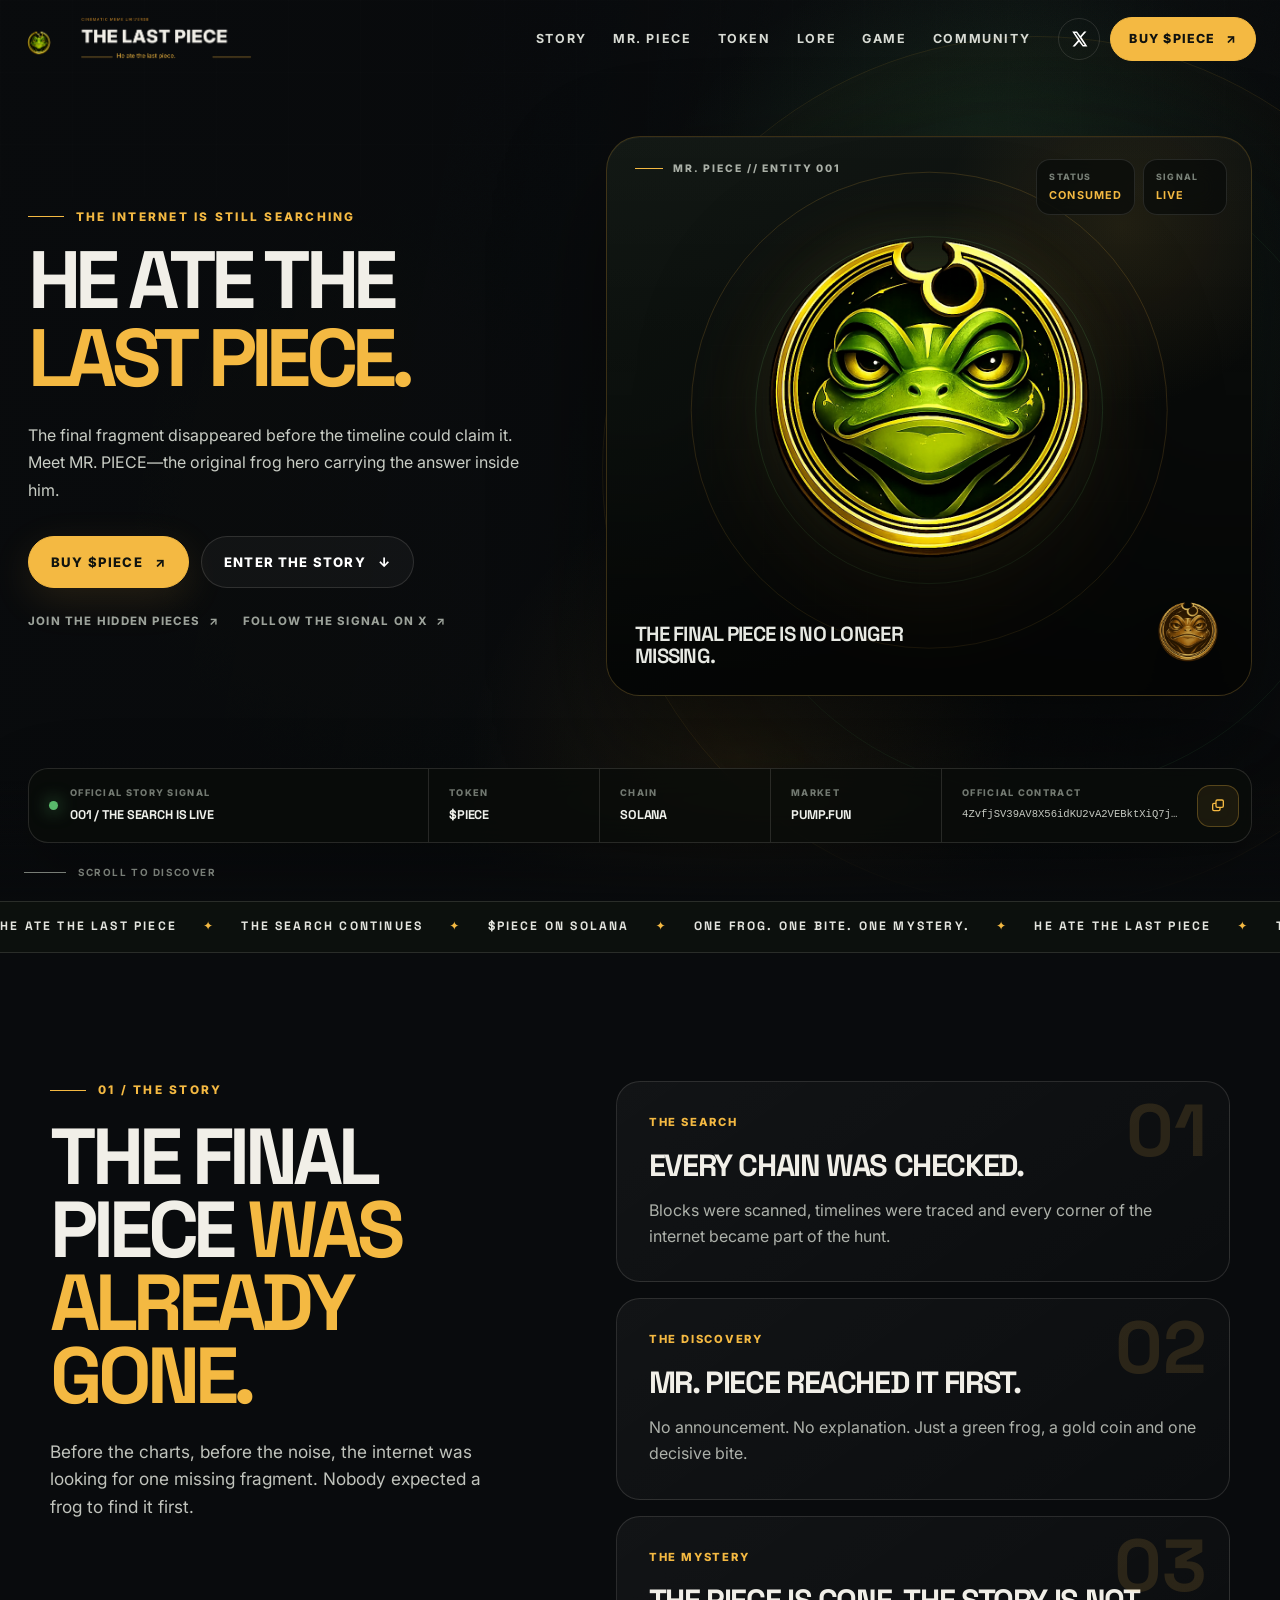
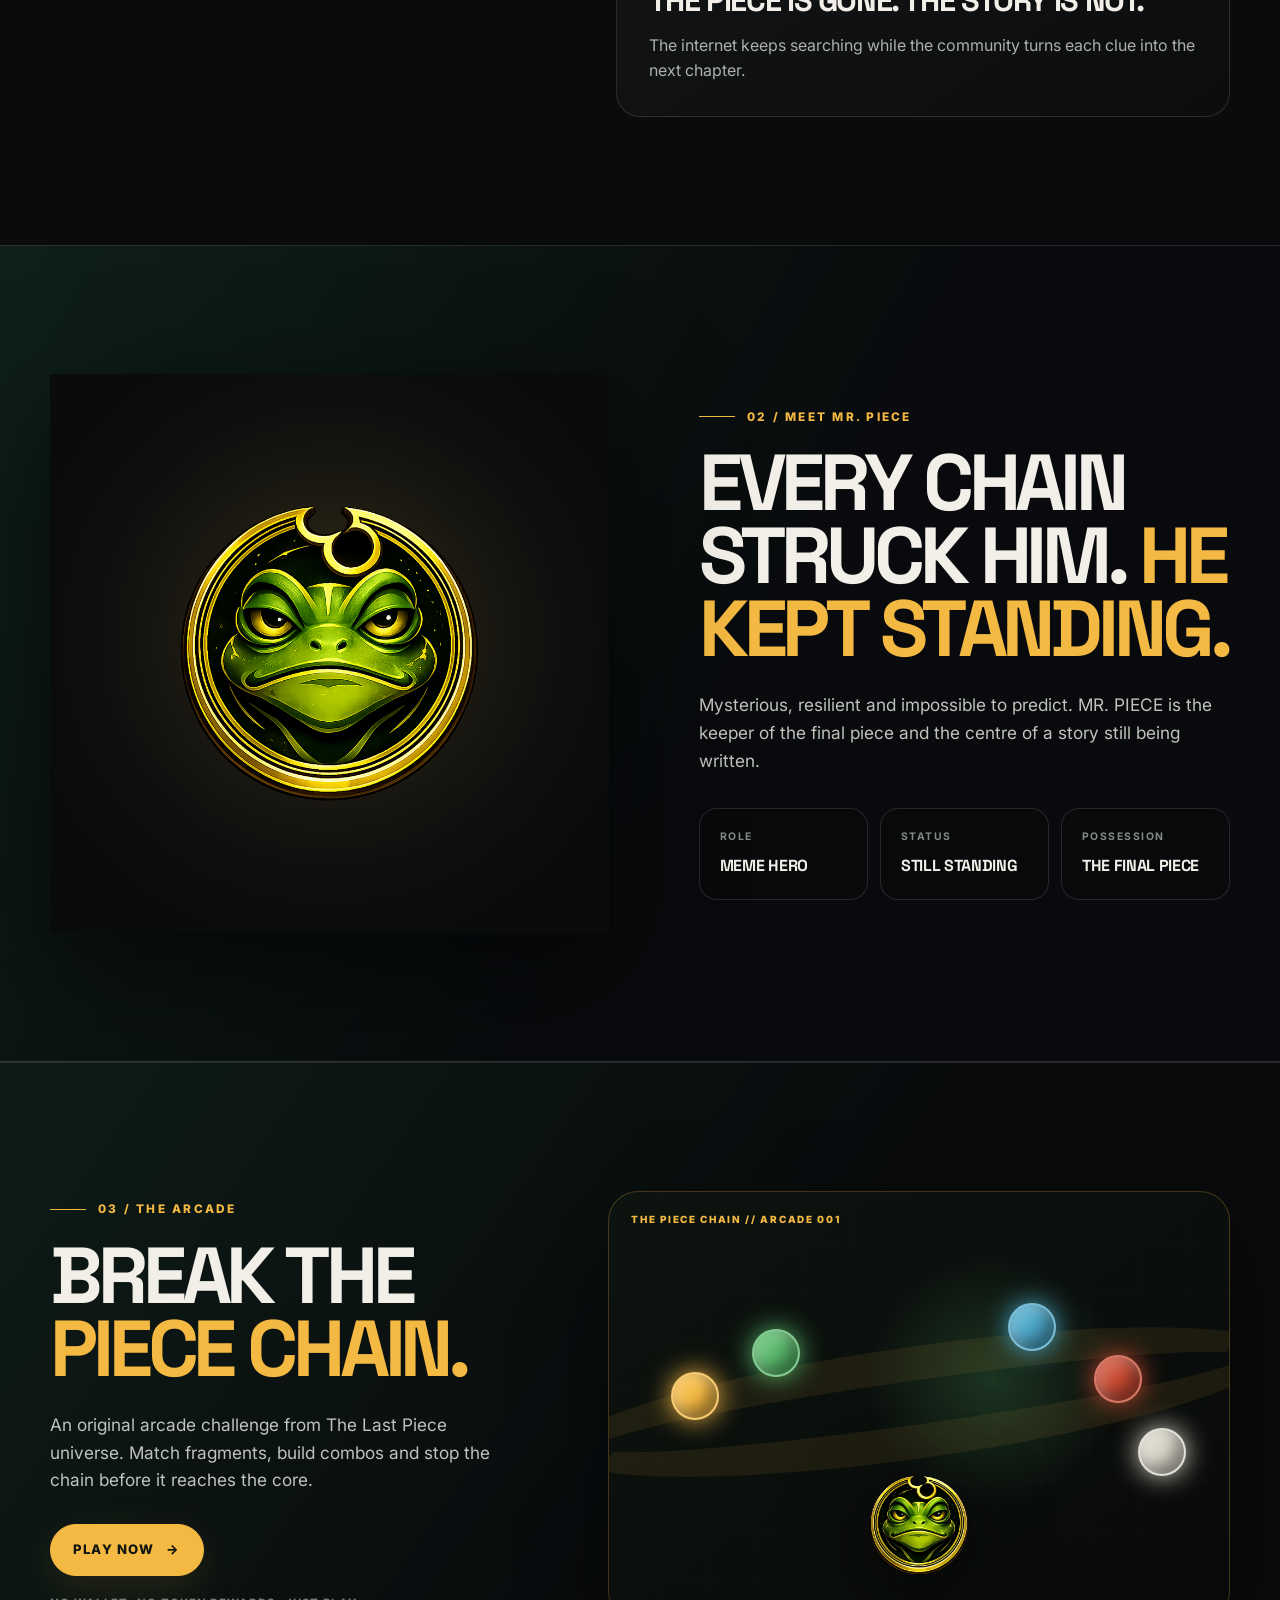
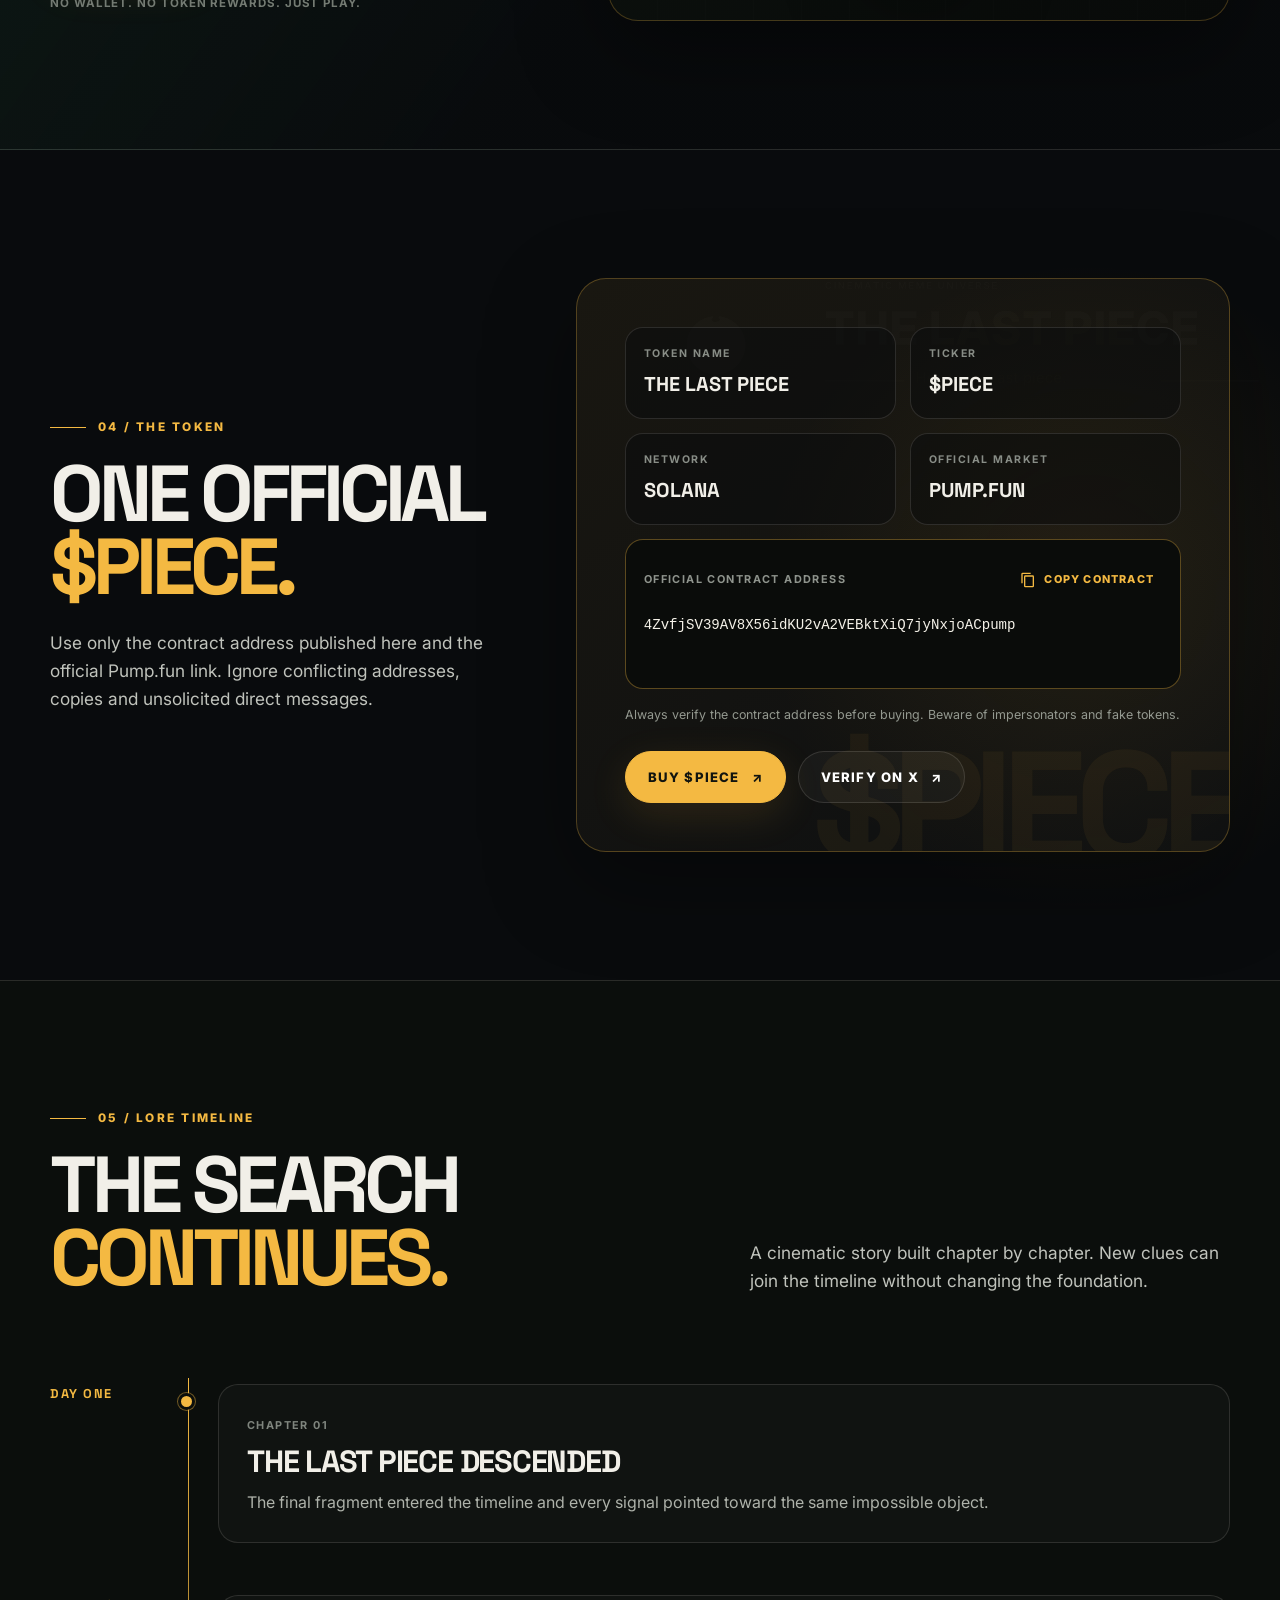
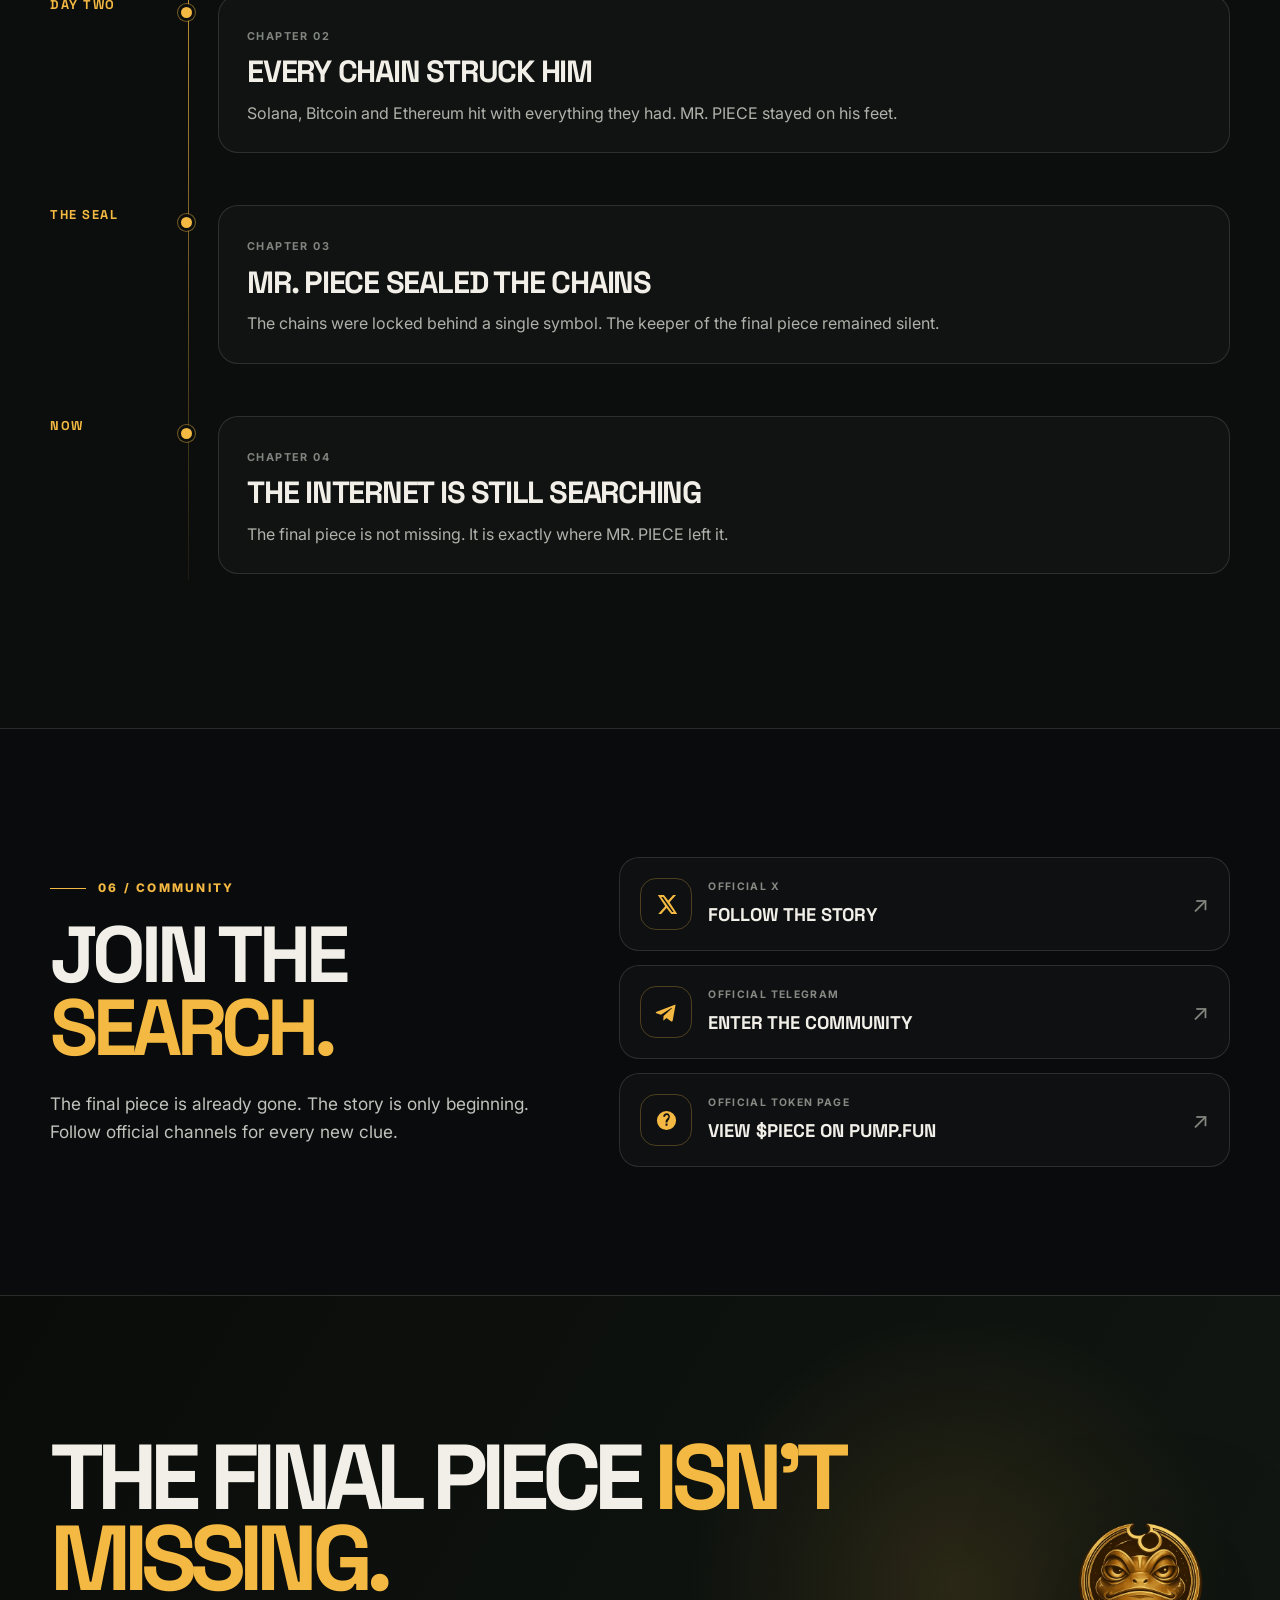
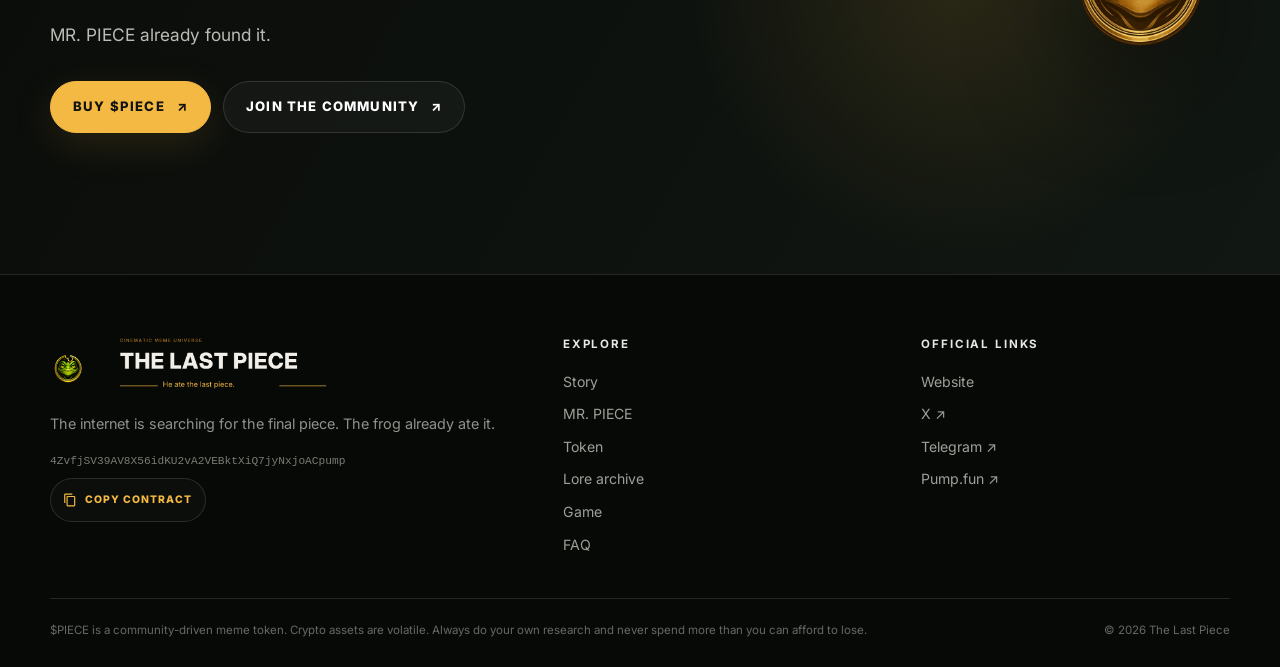
<file: index.html>
<!doctype html>
<html lang="en">
<head>
  <meta charset="utf-8" />
  <meta name="viewport" content="width=device-width, initial-scale=1" />
  <meta name="theme-color" content="#090B0D" />
  <meta name="description" content="The internet is searching for the final piece. MR. PIECE already ate it. Enter the story of $PIECE." />
  <link rel="canonical" href="https://the-last-piece.vercel.app/" />
  <meta property="og:title" content="The Last Piece — He Ate the Last Piece" />
  <meta property="og:description" content="The internet is searching for the final piece. MR. PIECE already ate it. Enter the story of $PIECE." />
  <meta property="og:type" content="website" />
  <meta property="og:url" content="https://the-last-piece.vercel.app/" />
  <meta property="og:site_name" content="The Last Piece" />
  <meta property="og:image" content="https://the-last-piece.vercel.app/brand/open-graph.png" />
  <meta property="og:image:width" content="1200" />
  <meta property="og:image:height" content="630" />
  <meta property="og:image:alt" content="The Last Piece official symbol and brand statement" />
  <meta name="twitter:card" content="summary_large_image" />
  <meta name="twitter:site" content="@LastPieceCoinHd" />
  <meta name="twitter:title" content="The Last Piece — He Ate the Last Piece" />
  <meta name="twitter:description" content="The internet is searching for the final piece. MR. PIECE already ate it." />
  <meta name="twitter:image" content="https://the-last-piece.vercel.app/brand/open-graph.png" />
  <title>The Last Piece — He Ate the Last Piece</title>
  <link rel="icon" href="/brand/favicon.ico" sizes="any" />
  <link rel="icon" type="image/png" sizes="32x32" href="/brand/favicon-32x32.png" />
  <link rel="icon" type="image/png" sizes="16x16" href="/brand/favicon-16x16.png" />
  <link rel="apple-touch-icon" href="/brand/apple-touch-icon.png" />
  <link rel="manifest" href="/brand/site.webmanifest" />
  <link rel="preconnect" href="https://fonts.googleapis.com" />
  <link rel="preconnect" href="https://fonts.gstatic.com" crossorigin />
  <link href="https://fonts.googleapis.com/css2?family=Inter:wght@400;500;600;700;800&family=Space+Grotesk:wght@500;600;700&display=swap" rel="stylesheet" />
  <link rel="preload" as="image" href="/brand/logo-symbol.webp" fetchpriority="high" />
  <link rel="stylesheet" href="/styles.css?v=20260805-3" />
  <script src="/script.js?v=20260805-3" defer></script>
</head>
<body>
  <a class="skip-link" href="#main-content">Skip to content</a>
  <div class="site-shell">
    <header class="site-header" data-header>
      <a class="site-brand" href="#top" aria-label="The Last Piece home">
        <img src="/brand/logo-horizontal-dark.svg" alt="The Last Piece" width="1860" height="379" />
      </a>

      <nav class="site-nav" aria-label="Primary navigation">
        <a href="#story">Story</a>
        <a href="#mr-piece">MR. PIECE</a>
        <a href="#token">Token</a>
        <a href="#lore">Lore</a>
        <a href="/game">Game</a>
        <a href="#community">Community</a>
      </nav>

      <div class="header-actions">
        <a class="icon-link" data-official-link="x" href="https://x.com/LastPieceCoinHd" target="_blank" rel="noopener noreferrer" aria-label="Follow The Last Piece on X">
          <svg viewBox="0 0 24 24" aria-hidden="true"><path d="M18.9 2H22l-6.77 7.74L23.2 22h-6.24l-4.89-6.39L6.48 22H3.36l7.26-8.3L2.97 2h6.4l4.42 5.84L18.9 2Zm-1.1 17.84h1.73L8.42 4.05H6.56L17.8 19.84Z"/></svg>
        </a>
        <a class="header-cta" data-official-link="pump" href="https://pump.fun/coin/4ZvfjSV39AV8X56idKU2vA2VEBktXiQ7jyNxjoACpump" target="_blank" rel="noopener noreferrer">Buy $PIECE <span aria-hidden="true">↗</span></a>
        <button class="menu-toggle" type="button" aria-expanded="false" aria-controls="mobile-navigation" aria-label="Open navigation menu"><span></span><span></span></button>
      </div>
    </header>

    <nav class="mobile-panel" id="mobile-navigation" aria-label="Mobile navigation" aria-hidden="true">
      <a href="#story">Story</a>
      <a href="#mr-piece">MR. PIECE</a>
      <a href="#token">Token</a>
      <a href="#lore">Lore</a>
      <a href="/game">Game</a>
      <a href="#community">Community</a>
      <div class="mobile-panel__actions">
        <a class="button button-primary" data-official-link="pump" href="https://pump.fun/coin/4ZvfjSV39AV8X56idKU2vA2VEBktXiQ7jyNxjoACpump" target="_blank" rel="noopener noreferrer">Buy $PIECE <span aria-hidden="true">↗</span></a>
        <a class="button button-ghost" data-official-link="telegram" href="https://t.me/thastpiece" target="_blank" rel="noopener noreferrer">Join Telegram <span aria-hidden="true">↗</span></a>
      </div>
    </nav>

    <main id="main-content">
      <section class="hero" id="top" aria-labelledby="hero-title">
        <div class="hero-grid" aria-hidden="true"></div>
        <div class="hero-orbit" aria-hidden="true"></div>
        <div class="hero-inner">
          <div class="hero-copy reveal is-visible">
            <p class="eyebrow">The internet is still searching</p>
            <h1 id="hero-title">
              <span class="hero-title-line hero-title-line--soft">He ate the</span>
              <span class="hero-title-line hero-title-line--gold">last piece.</span>
            </h1>
            <p class="hero-lead">The final fragment disappeared before the timeline could claim it. Meet MR. PIECE—the original frog hero carrying the answer inside him.</p>
            <div class="hero-actions">
              <a class="button button-primary" data-official-link="pump" href="https://pump.fun/coin/4ZvfjSV39AV8X56idKU2vA2VEBktXiQ7jyNxjoACpump" target="_blank" rel="noopener noreferrer">Buy $PIECE <span aria-hidden="true">↗</span></a>
              <a class="button button-ghost" href="#story">Enter the Story <span aria-hidden="true">↓</span></a>
            </div>
            <div class="hero-community-links" aria-label="Official community links">
              <a data-official-link="telegram" href="https://t.me/thastpiece" target="_blank" rel="noopener noreferrer">Join The Hidden Pieces <span aria-hidden="true">↗</span></a>
              <a data-official-link="x" href="https://x.com/LastPieceCoinHd" target="_blank" rel="noopener noreferrer">Follow the signal on X <span aria-hidden="true">↗</span></a>
            </div>
          </div>

          <div class="hero-visual reveal reveal-delay-1 is-visible" aria-label="MR. PIECE official brand emblem">
            <div class="hero-art" role="img" aria-label="The official MR. PIECE emblem glowing inside the missing-piece artifact">
              <div class="hero-art__grid" aria-hidden="true"></div>
              <div class="hero-art__orbit hero-art__orbit--one" aria-hidden="true"></div>
              <div class="hero-art__orbit hero-art__orbit--two" aria-hidden="true"></div>
              <p class="hero-art__kicker">MR. PIECE // ENTITY 001</p>
              <div class="hero-art__core">
                <span class="hero-art__glow" aria-hidden="true"></span>
                <img class="hero-art__symbol" src="/brand/logo-symbol.webp" alt="" width="1024" height="1024" fetchpriority="high" aria-hidden="true" />
              </div>
              <p class="hero-art__statement">The final piece is no longer missing.</p>
              <div class="hero-art__status" aria-label="Story status">
                <span><small>Status</small><b>Consumed</b></span>
                <span><small>Signal</small><b>Live</b></span>
              </div>
              <img class="hero-art__seal" src="/brand/gold-seal-genesis.webp" alt="" width="2048" height="2048" aria-hidden="true" />
            </div>
          </div>

          <div class="hero-signal" aria-label="Official project facts">
            <div class="hero-signal__intro">
              <span class="hero-signal__dot" aria-hidden="true"></span>
              <div><small>Official story signal</small><strong>001 / The search is live</strong></div>
            </div>
            <div class="hero-signal__item"><small>Token</small><strong>$PIECE</strong></div>
            <div class="hero-signal__item"><small>Chain</small><strong>Solana</strong></div>
            <div class="hero-signal__item"><small>Market</small><strong>Pump.fun</strong></div>
            <div class="hero-signal__contract" data-copy-zone>
              <small>Official contract</small>
              <code data-contract>4ZvfjSV39AV8X56idKU2vA2VEBktXiQ7jyNxjoACpump</code>
              <button class="hero-copy-button" type="button" data-copy-contract aria-label="Copy official contract address">
                <svg viewBox="0 0 24 24" aria-hidden="true"><path d="M8 7V5a3 3 0 0 1 3-3h7a3 3 0 0 1 3 3v7a3 3 0 0 1-3 3h-2v2a3 3 0 0 1-3 3H6a3 3 0 0 1-3-3v-7a3 3 0 0 1 3-3h2Zm3-3a1 1 0 0 0-1 1v7a1 1 0 0 0 1 1h7a1 1 0 0 0 1-1V5a1 1 0 0 0-1-1h-7ZM6 9a1 1 0 0 0-1 1v7a1 1 0 0 0 1 1h7a1 1 0 0 0 1-1v-2h-3a3 3 0 0 1-3-3V9H6Z"/></svg>
                <span data-copy-label>Copy</span>
              </button>
              <span class="sr-only" data-copy-status aria-live="polite"></span>
            </div>
          </div>
        </div>
        <a class="scroll-mark" href="#story">Scroll to discover</a>
      </section>

      <div class="signal-strip" aria-hidden="true">
        <div class="signal-track">
          <span>He ate the last piece</span><i>✦</i><span>The search continues</span><i>✦</i><span>$PIECE on Solana</span><i>✦</i><span>One frog. One bite. One mystery.</span><i>✦</i>
          <span>He ate the last piece</span><i>✦</i><span>The search continues</span><i>✦</i><span>$PIECE on Solana</span><i>✦</i><span>One frog. One bite. One mystery.</span><i>✦</i>
        </div>
      </div>

      <section class="section" id="story" aria-labelledby="story-title">
        <div class="section-inner story-layout">
          <div class="story-intro reveal">
            <p class="eyebrow">01 / The Story</p>
            <h2 class="section-heading" id="story-title">The final piece <span>was already gone.</span></h2>
            <p class="section-copy">Before the charts, before the noise, the internet was looking for one missing fragment. Nobody expected a frog to find it first.</p>
          </div>
          <div class="story-cards">
            <article class="story-card reveal" data-index="01">
              <small>The Search</small>
              <h3>Every chain was checked.</h3>
              <p>Blocks were scanned, timelines were traced and every corner of the internet became part of the hunt.</p>
            </article>
            <article class="story-card reveal reveal-delay-1" data-index="02">
              <small>The Discovery</small>
              <h3>MR. PIECE reached it first.</h3>
              <p>No announcement. No explanation. Just a green frog, a gold coin and one decisive bite.</p>
            </article>
            <article class="story-card reveal reveal-delay-2" data-index="03">
              <small>The Mystery</small>
              <h3>The piece is gone. The story is not.</h3>
              <p>The internet keeps searching while the community turns each clue into the next chapter.</p>
            </article>
          </div>
        </div>
      </section>

      <section class="section character-section" id="mr-piece" aria-labelledby="character-title">
        <div class="section-inner character-layout">
          <div class="character-visual reveal">
            <img src="/brand/profile-avatar.png" alt="Official portrait of MR. PIECE inside the missing-piece emblem" width="1024" height="1024" loading="lazy" />
          </div>
          <div class="character-copy reveal reveal-delay-1">
            <p class="eyebrow">02 / Meet MR. PIECE</p>
            <h2 class="section-heading" id="character-title">Every chain struck him. <span>He kept standing.</span></h2>
            <p class="section-copy">Mysterious, resilient and impossible to predict. MR. PIECE is the keeper of the final piece and the centre of a story still being written.</p>
            <div class="character-facts" aria-label="MR. PIECE character facts">
              <div class="character-fact"><small>Role</small><b>Meme Hero</b></div>
              <div class="character-fact"><small>Status</small><b>Still Standing</b></div>
              <div class="character-fact"><small>Possession</small><b>The Final Piece</b></div>
            </div>
          </div>
        </div>
      </section>

      <section class="section game-teaser" id="game" aria-labelledby="game-teaser-title">
        <div class="section-inner game-teaser__layout">
          <div class="game-teaser__copy reveal">
            <p class="eyebrow">03 / The Arcade</p>
            <h2 class="section-heading" id="game-teaser-title">Break the <span>piece chain.</span></h2>
            <p class="section-copy">An original arcade challenge from The Last Piece universe. Match fragments, build combos and stop the chain before it reaches the core.</p>
            <div class="game-teaser__actions"><a class="button button-primary" href="/game">Play now <span aria-hidden="true">→</span></a><span>No wallet. No token rewards. Just play.</span></div>
          </div>
          <div class="game-teaser__visual reveal reveal-delay-1" aria-hidden="true">
            <div class="game-teaser__path"></div>
            <div class="game-teaser__orb game-teaser__orb--1"></div><div class="game-teaser__orb game-teaser__orb--2"></div><div class="game-teaser__orb game-teaser__orb--3"></div><div class="game-teaser__orb game-teaser__orb--4"></div><div class="game-teaser__orb game-teaser__orb--5"></div>
            <img src="/brand/logo-symbol.webp" alt="" width="1024" height="1024" loading="lazy" />
            <span class="game-teaser__label">THE PIECE CHAIN // ARCADE 001</span>
          </div>
        </div>
      </section>

      <section class="section token-section" id="token" aria-labelledby="token-title">
        <div class="section-inner token-layout">
          <div class="reveal">
            <p class="eyebrow">04 / The Token</p>
            <h2 class="section-heading" id="token-title">One official <span>$PIECE.</span></h2>
            <p class="section-copy">Use only the contract address published here and the official Pump.fun link. Ignore conflicting addresses, copies and unsolicited direct messages.</p>
          </div>

          <div class="token-card reveal reveal-delay-1">
            <div class="token-grid">
              <div class="token-field"><small>Token name</small><strong>The Last Piece</strong></div>
              <div class="token-field"><small>Ticker</small><strong>$PIECE</strong></div>
              <div class="token-field"><small>Network</small><strong>Solana</strong></div>
              <div class="token-field"><small>Official market</small><strong>Pump.fun</strong></div>
            </div>
            <div class="contract-box">
              <div class="contract-label">
                <span>Official contract address</span>
                <button class="copy-button" type="button" data-copy-contract aria-label="Copy the full $PIECE contract address">
                  <svg viewBox="0 0 24 24" aria-hidden="true"><path d="M16 1H4a2 2 0 0 0-2 2v14h2V3h12V1Zm3 4H8a2 2 0 0 0-2 2v14a2 2 0 0 0 2 2h11a2 2 0 0 0 2-2V7a2 2 0 0 0-2-2Zm0 16H8V7h11v14Z"/></svg>
                  <span data-copy-label>Copy contract</span>
                </button>
              </div>
              <code class="contract-address" data-contract>4ZvfjSV39AV8X56idKU2vA2VEBktXiQ7jyNxjoACpump</code>
              <p class="copy-status" data-copy-status role="status" aria-live="polite"></p>
            </div>
            <p class="token-warning">Always verify the contract address before buying. Beware of impersonators and fake tokens.</p>
            <div class="token-actions">
              <a class="button button-primary" data-official-link="pump" href="https://pump.fun/coin/4ZvfjSV39AV8X56idKU2vA2VEBktXiQ7jyNxjoACpump" target="_blank" rel="noopener noreferrer">Buy $PIECE <span aria-hidden="true">↗</span></a>
              <a class="button button-ghost" data-official-link="x" href="https://x.com/LastPieceCoinHd" target="_blank" rel="noopener noreferrer">Verify on X <span aria-hidden="true">↗</span></a>
            </div>
          </div>
        </div>
      </section>

      <section class="section timeline-section" id="lore" aria-labelledby="lore-title">
        <div class="section-inner">
          <div class="timeline-header reveal">
            <div>
              <p class="eyebrow">05 / Lore Timeline</p>
              <h2 class="section-heading" id="lore-title">The search <span>continues.</span></h2>
            </div>
            <p class="section-copy">A cinematic story built chapter by chapter. New clues can join the timeline without changing the foundation.</p>
          </div>

          <div class="timeline">
            <article class="timeline-item reveal">
              <div class="timeline-marker">Day One</div>
              <div class="timeline-card"><small>Chapter 01</small><h3>The Last Piece Descended</h3><p>The final fragment entered the timeline and every signal pointed toward the same impossible object.</p></div>
            </article>
            <article class="timeline-item reveal">
              <div class="timeline-marker">Day Two</div>
              <div class="timeline-card"><small>Chapter 02</small><h3>Every Chain Struck Him</h3><p>Solana, Bitcoin and Ethereum hit with everything they had. MR. PIECE stayed on his feet.</p></div>
            </article>
            <article class="timeline-item reveal">
              <div class="timeline-marker">The Seal</div>
              <div class="timeline-card"><small>Chapter 03</small><h3>MR. PIECE Sealed the Chains</h3><p>The chains were locked behind a single symbol. The keeper of the final piece remained silent.</p></div>
            </article>
            <article class="timeline-item reveal">
              <div class="timeline-marker">Now</div>
              <div class="timeline-card"><small>Chapter 04</small><h3>The Internet Is Still Searching</h3><p>The final piece is not missing. It is exactly where MR. PIECE left it.</p></div>
            </article>
          </div>
        </div>
      </section>

      <section class="section" id="community" aria-labelledby="community-title">
        <div class="section-inner community-layout">
          <div class="reveal">
            <p class="eyebrow">06 / Community</p>
            <h2 class="section-heading" id="community-title">Join the <span>search.</span></h2>
            <p class="section-copy">The final piece is already gone. The story is only beginning. Follow official channels for every new clue.</p>
          </div>
          <div class="community-panel reveal reveal-delay-1">
            <a class="community-link" data-official-link="x" href="https://x.com/LastPieceCoinHd" target="_blank" rel="noopener noreferrer">
              <span class="community-link__icon"><svg viewBox="0 0 24 24" aria-hidden="true"><path d="M18.9 2H22l-6.77 7.74L23.2 22h-6.24l-4.89-6.39L6.48 22H3.36l7.26-8.3L2.97 2h6.4l4.42 5.84L18.9 2Zm-1.1 17.84h1.73L8.42 4.05H6.56L17.8 19.84Z"/></svg></span>
              <span><small>Official X</small><strong>Follow the story</strong></span><span class="community-link__arrow" aria-hidden="true">↗</span>
            </a>
            <a class="community-link" data-official-link="telegram" href="https://t.me/thastpiece" target="_blank" rel="noopener noreferrer">
              <span class="community-link__icon"><svg viewBox="0 0 24 24" aria-hidden="true"><path d="m21.6 3.2-3.1 17.1c-.2 1.2-.9 1.5-1.9.9l-4.7-3.5-2.3 2.2c-.3.3-.5.5-1 .5l.3-4.8 8.8-8c.4-.3-.1-.5-.6-.2L6.2 14.3l-4.7-1.5c-1-.3-1-1 .2-1.5L20 4.2c.9-.3 1.8.2 1.6-1Z"/></svg></span>
              <span><small>Official Telegram</small><strong>Enter the community</strong></span><span class="community-link__arrow" aria-hidden="true">↗</span>
            </a>
            <a class="community-link" data-official-link="pump" href="https://pump.fun/coin/4ZvfjSV39AV8X56idKU2vA2VEBktXiQ7jyNxjoACpump" target="_blank" rel="noopener noreferrer">
              <span class="community-link__icon"><svg viewBox="0 0 24 24" aria-hidden="true"><path d="M12 2a10 10 0 1 0 10 10A10 10 0 0 0 12 2Zm1 15.5h-2V15h2v2.5Zm2.2-6.9-.9.9A3.2 3.2 0 0 0 13 14h-2v-.5a4.4 4.4 0 0 1 1.3-3.1l1.2-1.2a1.7 1.7 0 1 0-2.9-1.2H8.5a3.5 3.5 0 1 1 6.7 1.4 3.7 3.7 0 0 1-1 1.2Z"/></svg></span>
              <span><small>Official token page</small><strong>View $PIECE on Pump.fun</strong></span><span class="community-link__arrow" aria-hidden="true">↗</span>
            </a>
          </div>
        </div>
      </section>

      <section class="final-cta" aria-labelledby="final-title">
        <div class="section-inner final-layout">
          <div class="reveal">
            <h2 id="final-title">The final piece <span>isn’t missing.</span></h2>
            <p>MR. PIECE already found it.</p>
            <div class="community-actions">
              <a class="button button-primary" data-official-link="pump" href="https://pump.fun/coin/4ZvfjSV39AV8X56idKU2vA2VEBktXiQ7jyNxjoACpump" target="_blank" rel="noopener noreferrer">Buy $PIECE <span aria-hidden="true">↗</span></a>
              <a class="button button-ghost" data-official-link="telegram" href="https://t.me/thastpiece" target="_blank" rel="noopener noreferrer">Join the Community <span aria-hidden="true">↗</span></a>
            </div>
          </div>
          <img class="final-seal reveal reveal-delay-1" src="/brand/gold-seal-genesis.webp" alt="The Last Piece Genesis gold seal" width="2048" height="2048" loading="lazy" />
        </div>
      </section>
    </main>

    <footer class="site-footer">
      <div class="footer-main">
        <div class="footer-brand">
          <img src="/brand/logo-horizontal-dark.svg" alt="The Last Piece" width="1860" height="379" loading="lazy" />
          <p>The internet is searching for the final piece. The frog already ate it.</p>
          <div class="footer-contract-zone" data-copy-zone><code class="footer-contract" data-contract>4ZvfjSV39AV8X56idKU2vA2VEBktXiQ7jyNxjoACpump</code><button class="footer-copy-button" type="button" data-copy-contract aria-label="Copy the full $PIECE contract address"><svg viewBox="0 0 24 24" aria-hidden="true"><path d="M16 1H4a2 2 0 0 0-2 2v14h2V3h12V1Zm3 4H8a2 2 0 0 0-2 2v14a2 2 0 0 0 2 2h11a2 2 0 0 0 2-2V7a2 2 0 0 0-2-2Zm0 16H8V7h11v14Z"/></svg><span data-copy-label>Copy contract</span></button><p class="copy-status footer-copy-status" data-copy-status role="status" aria-live="polite"></p></div>
        </div>
        <div class="footer-col">
          <h3>Explore</h3>
          <nav aria-label="Footer site navigation">
            <a href="#story">Story</a><a href="#mr-piece">MR. PIECE</a><a href="#token">Token</a><a href="/the-lore">Lore archive</a><a href="/game">Game</a><a href="/faq">FAQ</a>
          </nav>
        </div>
        <div class="footer-col">
          <h3>Official links</h3>
          <nav aria-label="Official project links">
            <a data-official-link="website" href="https://the-last-piece.vercel.app/">Website</a>
            <a data-official-link="x" href="https://x.com/LastPieceCoinHd" target="_blank" rel="noopener noreferrer">X ↗</a>
            <a data-official-link="telegram" href="https://t.me/thastpiece" target="_blank" rel="noopener noreferrer">Telegram ↗</a>
            <a data-official-link="pump" href="https://pump.fun/coin/4ZvfjSV39AV8X56idKU2vA2VEBktXiQ7jyNxjoACpump" target="_blank" rel="noopener noreferrer">Pump.fun ↗</a>
          </nav>
        </div>
      </div>
      <div class="footer-bottom">
        <p>$PIECE is a community-driven meme token. Crypto assets are volatile. Always do your own research and never spend more than you can afford to lose.</p>
        <p>© 2026 The Last Piece</p>
      </div>
    </footer>
  </div>
</body>
</html>
</file>
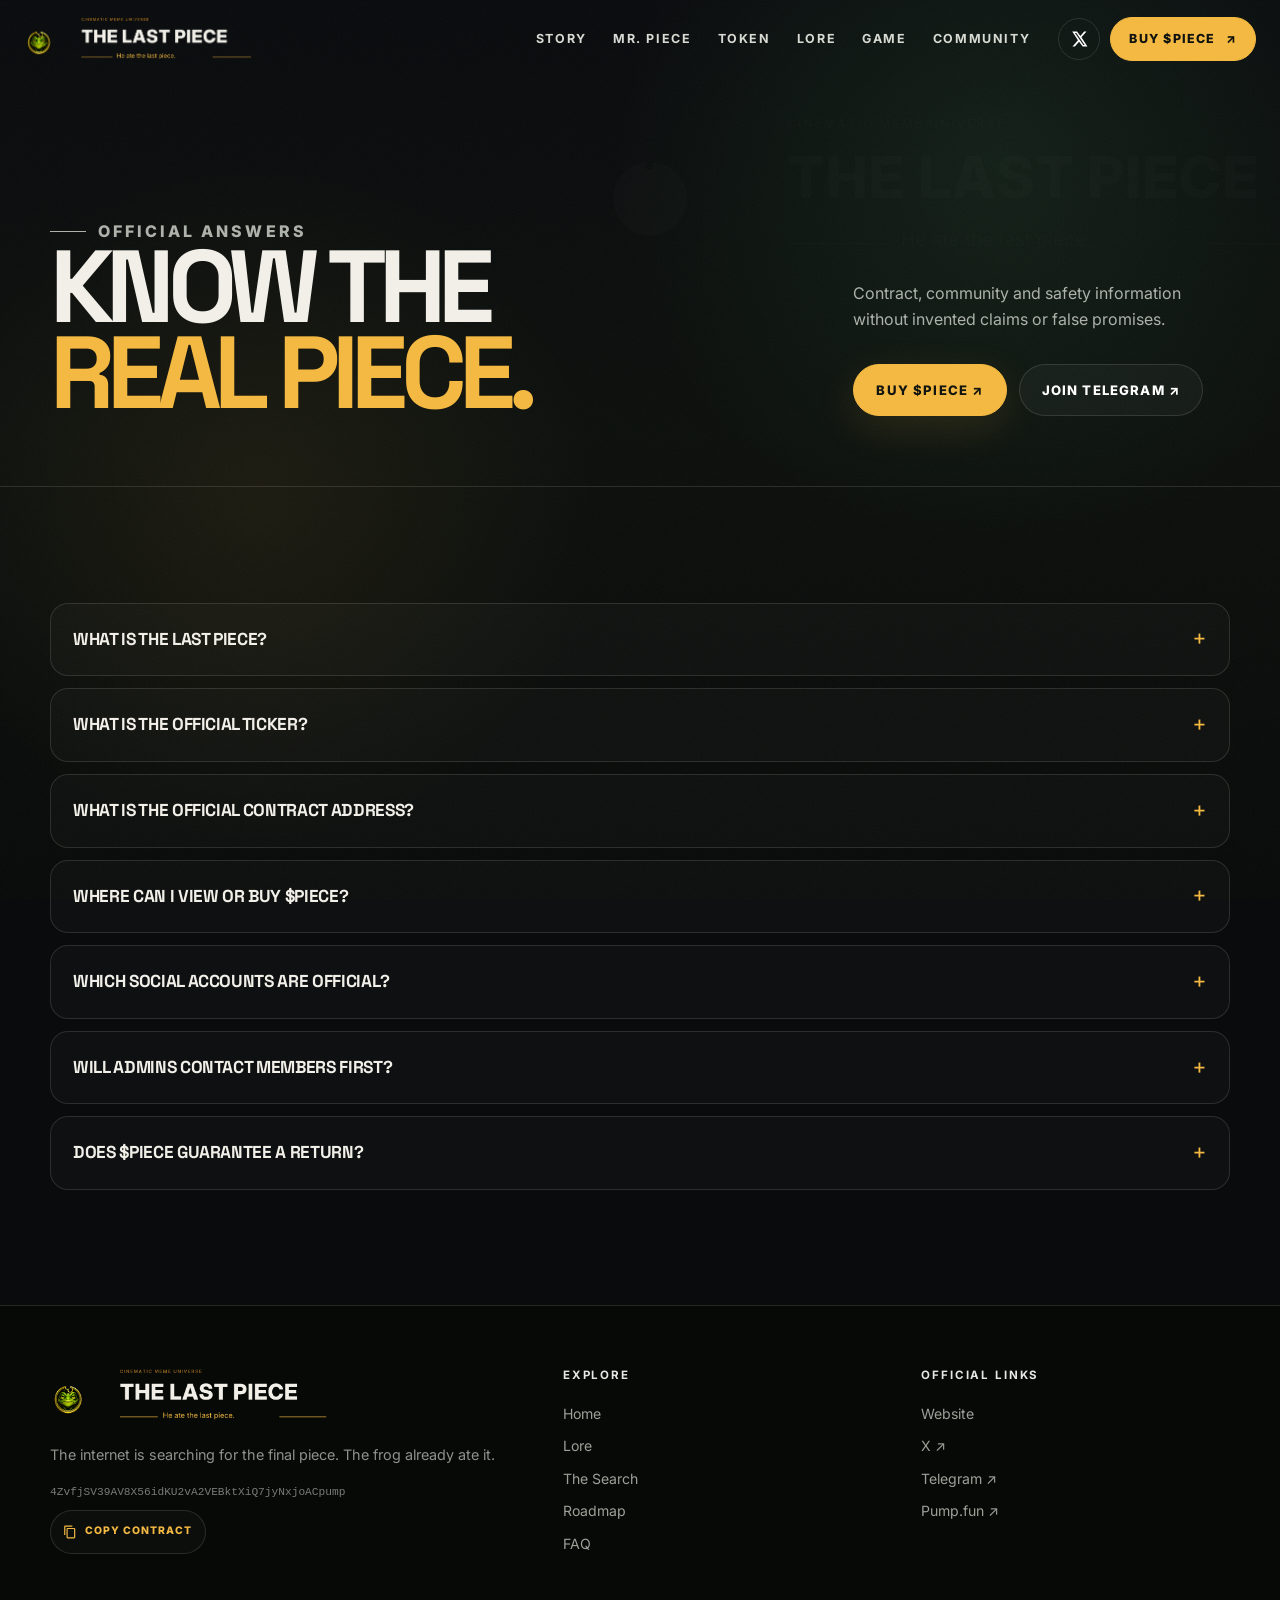
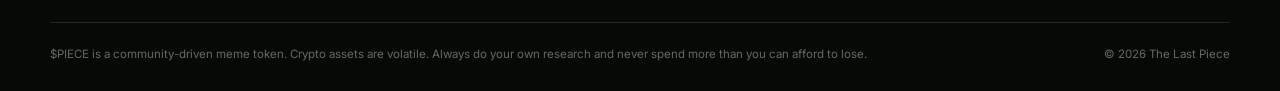
<file: faq.html>
<!doctype html>
<html lang="en">
<head>
  <meta charset="utf-8" />
  <meta name="viewport" content="width=device-width, initial-scale=1" />
  <meta name="theme-color" content="#090B0D" />
  <meta name="description" content="Official answers about The Last Piece, $PIECE, MR. PIECE and project safety." />
  <link rel="canonical" href="https://the-last-piece.vercel.app/faq" />
  <meta property="og:title" content="FAQ — The Last Piece" />
  <meta property="og:description" content="Official answers about The Last Piece, $PIECE, MR. PIECE and project safety." />
  <meta property="og:type" content="website" />
  <meta property="og:url" content="https://the-last-piece.vercel.app/faq" />
  <meta property="og:image" content="https://the-last-piece.vercel.app/brand/open-graph.png" />
  <meta property="og:image:width" content="1200" />
  <meta property="og:image:height" content="630" />
  <meta name="twitter:card" content="summary_large_image" />
  <meta name="twitter:site" content="@LastPieceCoinHd" />
  <meta name="twitter:title" content="FAQ — The Last Piece" />
  <meta name="twitter:description" content="Official answers about The Last Piece, $PIECE, MR. PIECE and project safety." />
  <meta name="twitter:image" content="https://the-last-piece.vercel.app/brand/open-graph.png" />
  <title>FAQ — The Last Piece</title>
  <link rel="icon" href="/brand/favicon.ico" sizes="any" />
  <link rel="apple-touch-icon" href="/brand/apple-touch-icon.png" />
  <link rel="manifest" href="/brand/site.webmanifest" />
  <link rel="preconnect" href="https://fonts.googleapis.com" />
  <link rel="preconnect" href="https://fonts.gstatic.com" crossorigin />
  <link href="https://fonts.googleapis.com/css2?family=Inter:wght@400;500;600;700;800&family=Space+Grotesk:wght@500;600;700&display=swap" rel="stylesheet" />
  <link rel="stylesheet" href="/styles.css?v=20260805-2" />
  <script src="/script.js?v=20260805-2" defer></script>
</head>
<body>
  <a class="skip-link" href="#main-content">Skip to content</a>
  <div class="site-shell">
    <header class="site-header is-scrolled" data-header>
      <a class="site-brand" href="/" aria-label="The Last Piece home"><img src="/brand/logo-horizontal-dark.svg" alt="The Last Piece" width="1860" height="379" /></a>
      <nav class="site-nav" aria-label="Primary navigation"><a href="/#story">Story</a><a href="/#mr-piece">MR. PIECE</a><a href="/#token">Token</a><a href="/the-lore">Lore</a><a href="/game">Game</a><a href="/#community">Community</a></nav>
      <div class="header-actions">
        <a class="icon-link" data-official-link="x" href="https://x.com/LastPieceCoinHd" target="_blank" rel="noopener noreferrer" aria-label="Follow The Last Piece on X"><svg viewBox="0 0 24 24" aria-hidden="true"><path d="M18.9 2H22l-6.77 7.74L23.2 22h-6.24l-4.89-6.39L6.48 22H3.36l7.26-8.3L2.97 2h6.4l4.42 5.84L18.9 2Zm-1.1 17.84h1.73L8.42 4.05H6.56L17.8 19.84Z"/></svg></a>
        <a class="header-cta" data-official-link="pump" href="https://pump.fun/coin/4ZvfjSV39AV8X56idKU2vA2VEBktXiQ7jyNxjoACpump" target="_blank" rel="noopener noreferrer">Buy $PIECE <span aria-hidden="true">↗</span></a>
        <button class="menu-toggle" type="button" aria-expanded="false" aria-controls="mobile-navigation" aria-label="Open navigation menu"><span></span><span></span></button>
      </div>
    </header>
    <nav class="mobile-panel" id="mobile-navigation" aria-label="Mobile navigation" aria-hidden="true">
      <a href="/#story">Story</a><a href="/#mr-piece">MR. PIECE</a><a href="/#token">Token</a><a href="/the-lore">Lore</a><a href="/game">Game</a><a href="/#community">Community</a>
      <div class="mobile-panel__actions"><a class="button button-primary" data-official-link="pump" href="https://pump.fun/coin/4ZvfjSV39AV8X56idKU2vA2VEBktXiQ7jyNxjoACpump" target="_blank" rel="noopener noreferrer">Buy $PIECE ↗</a><a class="button button-ghost" data-official-link="telegram" href="https://t.me/thastpiece" target="_blank" rel="noopener noreferrer">Join Telegram ↗</a></div>
    </nav>
    <main class="route-main" id="main-content">
      <section class="route-hero">
        <div class="route-hero__inner">
          <div class="reveal is-visible"><p class="eyebrow">Official answers</p><h1>Know the <span>real piece.</span></h1></div>
          <div class="reveal reveal-delay-1 is-visible"><p>Contract, community and safety information without invented claims or false promises.</p><div class="route-actions"><a class="button button-primary" data-official-link="pump" href="https://pump.fun/coin/4ZvfjSV39AV8X56idKU2vA2VEBktXiQ7jyNxjoACpump" target="_blank" rel="noopener noreferrer">Buy $PIECE ↗</a><a class="button button-ghost" data-official-link="telegram" href="https://t.me/thastpiece" target="_blank" rel="noopener noreferrer">Join Telegram ↗</a></div></div>
        </div>
      </section>
      <section class="route-content">
<div class="faq-list">
  <details class="reveal"><summary>What is The Last Piece?</summary><p>The Last Piece is a community-driven meme token and evolving internet story centred on MR. PIECE, a bitten gold coin and the mystery of the final fragment.</p></details>
  <details class="reveal"><summary>What is the official ticker?</summary><p>The official ticker is $PIECE on Solana.</p></details>
  <details class="reveal"><summary>What is the official contract address?</summary><p data-contract>4ZvfjSV39AV8X56idKU2vA2VEBktXiQ7jyNxjoACpump</p></details>
  <details class="reveal"><summary>Where can I view or buy $PIECE?</summary><p>Use only the Pump.fun link published on this website: <a data-official-link="pump" href="https://pump.fun/coin/4ZvfjSV39AV8X56idKU2vA2VEBktXiQ7jyNxjoACpump" target="_blank" rel="noopener noreferrer">open the official token page ↗</a>.</p></details>
  <details class="reveal"><summary>Which social accounts are official?</summary><p>The official public accounts are X at @LastPieceCoinHd and Telegram at t.me/thastpiece.</p></details>
  <details class="reveal"><summary>Will admins contact members first?</summary><p>Never trust anyone asking for a seed phrase, private key, wallet password or remote access. Verify every message through official public channels.</p></details>
  <details class="reveal"><summary>Does $PIECE guarantee a return?</summary><p>No. Crypto assets are volatile and $PIECE does not guarantee any price, return, listing or financial outcome. Always do your own research.</p></details>
</div></section>
    </main>
    <footer class="site-footer">
      <div class="footer-main">
        <div class="footer-brand"><img src="/brand/logo-horizontal-dark.svg" alt="The Last Piece" width="1860" height="379" loading="lazy" /><p>The internet is searching for the final piece. The frog already ate it.</p><div class="footer-contract-zone" data-copy-zone><code class="footer-contract" data-contract>4ZvfjSV39AV8X56idKU2vA2VEBktXiQ7jyNxjoACpump</code><button class="footer-copy-button" type="button" data-copy-contract aria-label="Copy the full $PIECE contract address"><svg viewBox="0 0 24 24" aria-hidden="true"><path d="M16 1H4a2 2 0 0 0-2 2v14h2V3h12V1Zm3 4H8a2 2 0 0 0-2 2v14a2 2 0 0 0 2 2h11a2 2 0 0 0 2-2V7a2 2 0 0 0-2-2Zm0 16H8V7h11v14Z"/></svg><span data-copy-label>Copy contract</span></button><p class="copy-status footer-copy-status" data-copy-status role="status" aria-live="polite"></p></div></div>
        <div class="footer-col"><h3>Explore</h3><nav aria-label="Footer site navigation"><a href="/">Home</a><a href="/the-lore">Lore</a><a href="/the-search">The Search</a><a href="/roadmap">Roadmap</a><a href="/faq">FAQ</a></nav></div>
        <div class="footer-col"><h3>Official links</h3><nav aria-label="Official project links"><a data-official-link="website" href="https://the-last-piece.vercel.app/">Website</a><a data-official-link="x" href="https://x.com/LastPieceCoinHd" target="_blank" rel="noopener noreferrer">X ↗</a><a data-official-link="telegram" href="https://t.me/thastpiece" target="_blank" rel="noopener noreferrer">Telegram ↗</a><a data-official-link="pump" href="https://pump.fun/coin/4ZvfjSV39AV8X56idKU2vA2VEBktXiQ7jyNxjoACpump" target="_blank" rel="noopener noreferrer">Pump.fun ↗</a></nav></div>
      </div>
      <div class="footer-bottom"><p>$PIECE is a community-driven meme token. Crypto assets are volatile. Always do your own research and never spend more than you can afford to lose.</p><p>© 2026 The Last Piece</p></div>
    </footer>
  </div>
</body>
</html>
</file>
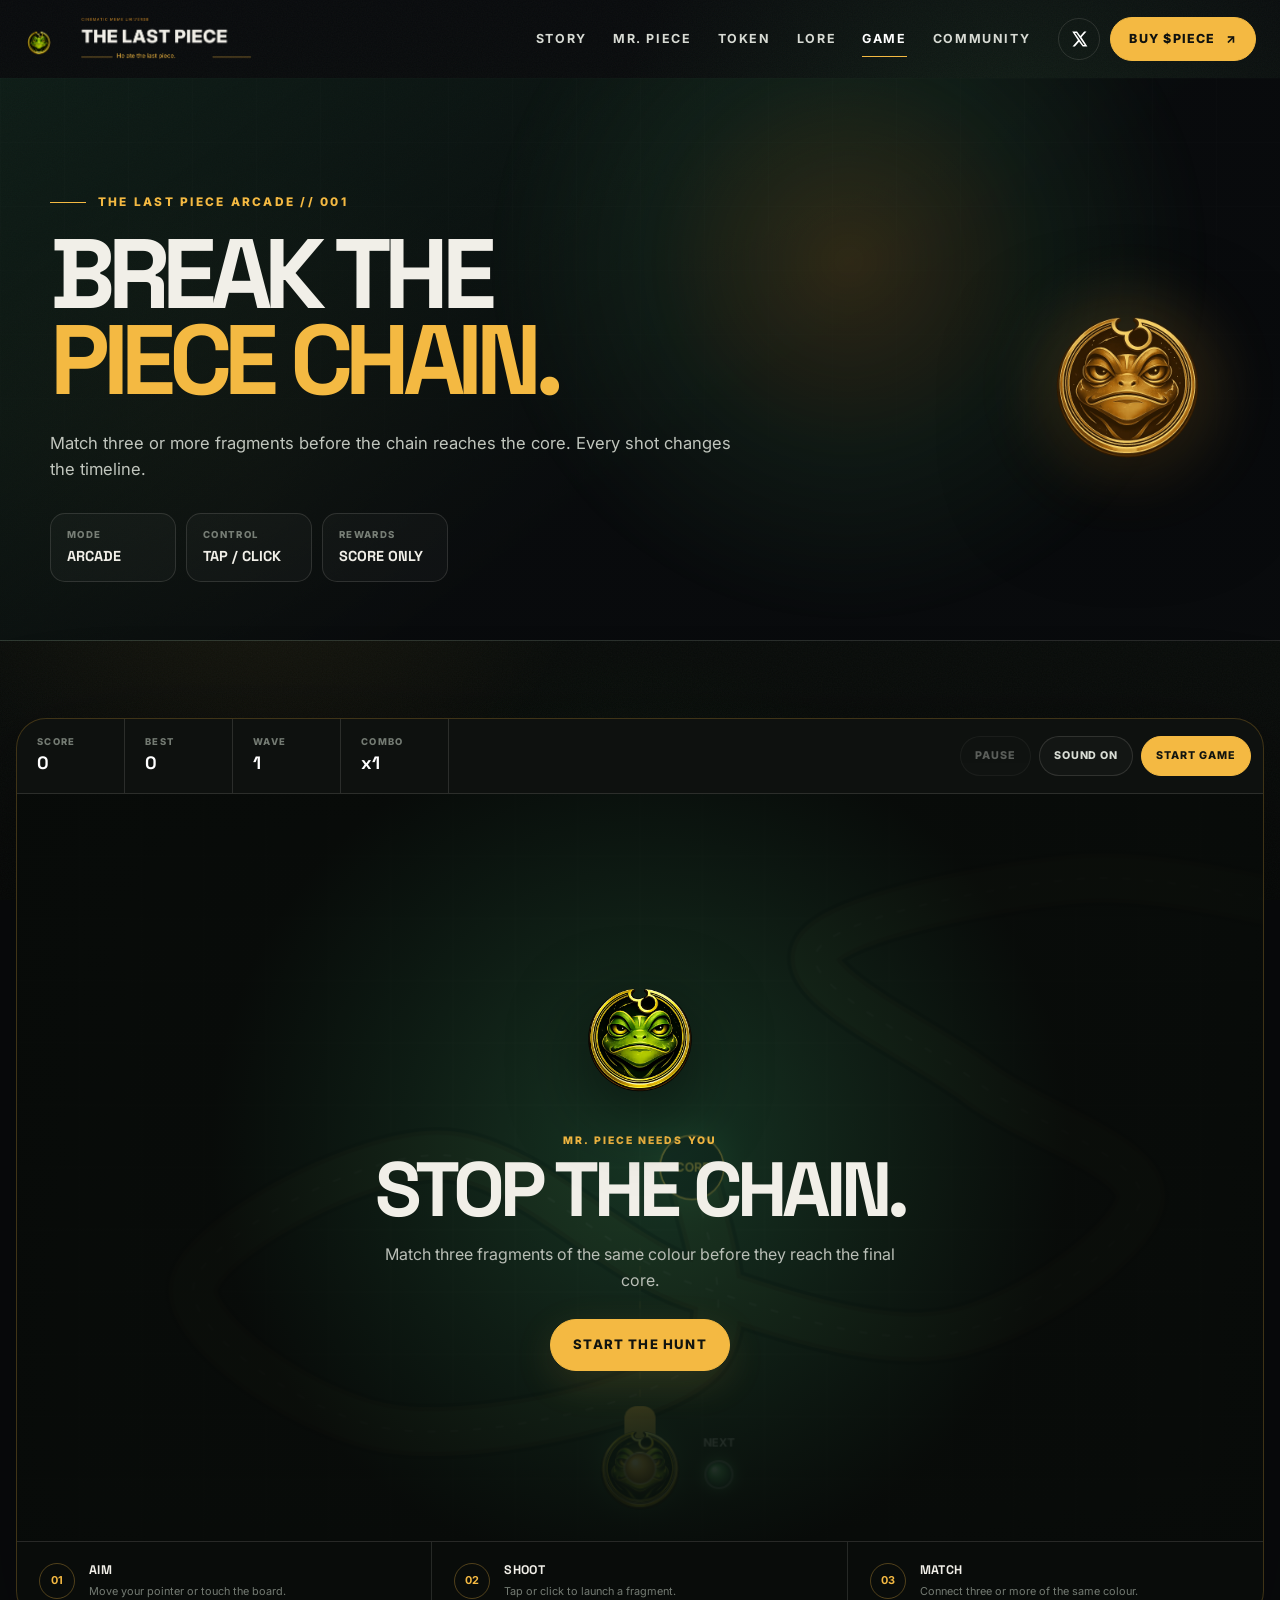
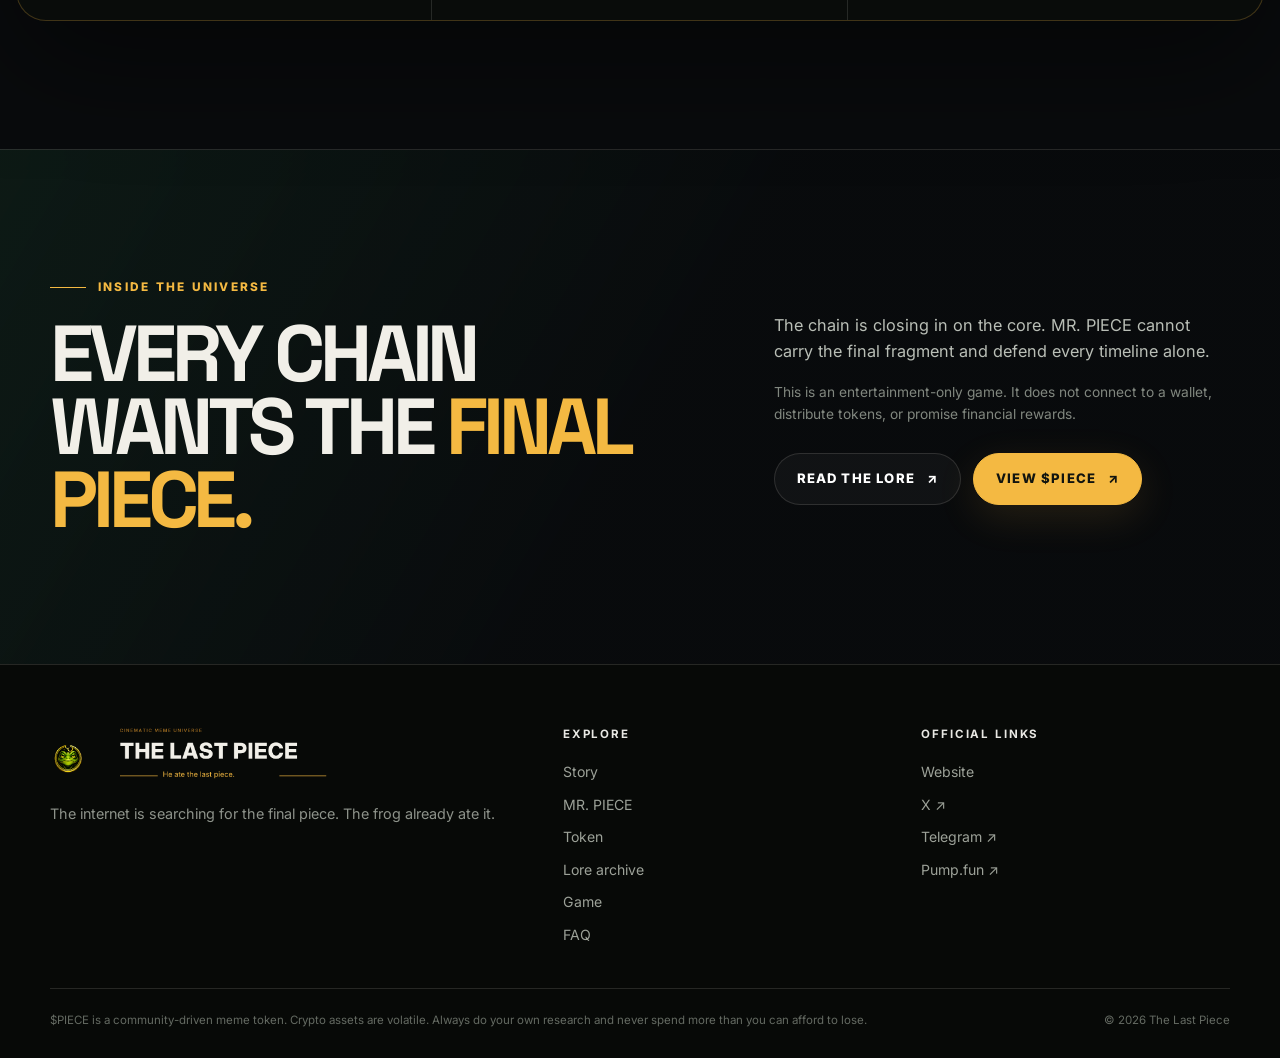
<file: game.html>
<!doctype html>
<html lang="en">
<head>
  <meta charset="utf-8" />
  <meta name="viewport" content="width=device-width, initial-scale=1" />
  <meta name="theme-color" content="#090B0D" />
  <meta name="description" content="Play The Piece Chain, an original arcade game from The Last Piece universe. Break the chain before it reaches the core." />
  <link rel="canonical" href="https://the-last-piece.vercel.app/game" />
  <meta property="og:title" content="The Piece Chain — The Last Piece" />
  <meta property="og:description" content="Break the chain before it reaches the core. An original arcade game from The Last Piece universe." />
  <meta property="og:type" content="website" />
  <meta property="og:url" content="https://the-last-piece.vercel.app/game" />
  <meta property="og:image" content="https://the-last-piece.vercel.app/brand/open-graph.png" />
  <meta name="twitter:card" content="summary_large_image" />
  <title>The Piece Chain — The Last Piece</title>
  <link rel="icon" href="/brand/favicon.ico" sizes="any" />
  <link rel="icon" type="image/png" sizes="32x32" href="/brand/favicon-32x32.png" />
  <link rel="apple-touch-icon" href="/brand/apple-touch-icon.png" />
  <link rel="manifest" href="/brand/site.webmanifest" />
  <link rel="preconnect" href="https://fonts.googleapis.com" />
  <link rel="preconnect" href="https://fonts.gstatic.com" crossorigin />
  <link href="https://fonts.googleapis.com/css2?family=Inter:wght@400;500;600;700;800&family=Space+Grotesk:wght@500;600;700&display=swap" rel="stylesheet" />
  <link rel="preload" as="image" href="/brand/logo-symbol.webp" fetchpriority="high" />
  <link rel="stylesheet" href="/styles.css?v=20260805-4" />
  <link rel="stylesheet" href="/game.css?v=20260805-1" />
  <script src="/script.js?v=20260805-4" defer></script>
  <script src="/game.js?v=20260805-1" defer></script>
</head>
<body>
  <a class="skip-link" href="#main-content">Skip to game</a>
  <div class="site-shell">
    <header class="site-header is-scrolled" data-header>
      <a class="site-brand" href="/" aria-label="The Last Piece home">
        <img src="/brand/logo-horizontal-dark.svg" alt="The Last Piece" width="1860" height="379" />
      </a>
      <nav class="site-nav" aria-label="Primary navigation">
        <a href="/#story">Story</a><a href="/#mr-piece">MR. PIECE</a><a href="/#token">Token</a><a href="/the-lore">Lore</a><a href="/game" aria-current="page">Game</a><a href="/#community">Community</a>
      </nav>
      <div class="header-actions">
        <a class="icon-link" data-official-link="x" href="https://x.com/LastPieceCoinHd" target="_blank" rel="noopener noreferrer" aria-label="Follow The Last Piece on X"><svg viewBox="0 0 24 24" aria-hidden="true"><path d="M18.9 2H22l-6.77 7.74L23.2 22h-6.24l-4.89-6.39L6.48 22H3.36l7.26-8.3L2.97 2h6.4l4.42 5.84L18.9 2Zm-1.1 17.84h1.73L8.42 4.05H6.56L17.8 19.84Z"/></svg></a>
        <a class="header-cta" data-official-link="pump" href="https://pump.fun/coin/4ZvfjSV39AV8X56idKU2vA2VEBktXiQ7jyNxjoACpump" target="_blank" rel="noopener noreferrer">Buy $PIECE <span aria-hidden="true">↗</span></a>
        <button class="menu-toggle" type="button" aria-expanded="false" aria-controls="mobile-navigation" aria-label="Open navigation menu"><span></span><span></span></button>
      </div>
    </header>

    <nav class="mobile-panel" id="mobile-navigation" aria-label="Mobile navigation" aria-hidden="true">
      <a href="/#story">Story</a><a href="/#mr-piece">MR. PIECE</a><a href="/#token">Token</a><a href="/the-lore">Lore</a><a href="/game" aria-current="page">Game</a><a href="/#community">Community</a>
      <div class="mobile-panel__actions"><a class="button button-primary" data-official-link="pump" href="https://pump.fun/coin/4ZvfjSV39AV8X56idKU2vA2VEBktXiQ7jyNxjoACpump" target="_blank" rel="noopener noreferrer">Buy $PIECE ↗</a><a class="button button-ghost" data-official-link="telegram" href="https://t.me/thastpiece" target="_blank" rel="noopener noreferrer">Join Telegram ↗</a></div>
    </nav>

    <main id="main-content" class="game-main">
      <section class="game-hero" aria-labelledby="game-title">
        <div class="game-hero__glow" aria-hidden="true"></div>
        <div class="game-hero__inner">
          <div class="game-hero__copy reveal is-visible">
            <p class="eyebrow">The Last Piece Arcade // 001</p>
            <h1 id="game-title">Break the <span>piece chain.</span></h1>
            <p>Match three or more fragments before the chain reaches the core. Every shot changes the timeline.</p>
            <div class="game-hero__meta" aria-label="Game details">
              <span><small>Mode</small><strong>Arcade</strong></span>
              <span><small>Control</small><strong>Tap / Click</strong></span>
              <span><small>Rewards</small><strong>Score only</strong></span>
            </div>
          </div>
          <div class="game-hero__seal reveal reveal-delay-1 is-visible">
            <img src="/brand/gold-seal-genesis.webp" alt="The Last Piece Genesis seal" width="2048" height="2048" />
          </div>
        </div>
      </section>

      <section class="game-section" aria-label="The Piece Chain game">
        <div class="game-shell">
          <div class="game-toolbar" aria-label="Game status and controls">
            <div class="game-stat"><small>Score</small><strong data-game-score>0</strong></div>
            <div class="game-stat"><small>Best</small><strong data-game-best>0</strong></div>
            <div class="game-stat"><small>Wave</small><strong data-game-wave>1</strong></div>
            <div class="game-stat"><small>Combo</small><strong data-game-combo>x1</strong></div>
            <div class="game-controls">
              <button class="game-control" type="button" data-game-pause disabled>Pause</button>
              <button class="game-control" type="button" data-game-sound aria-pressed="true">Sound on</button>
              <button class="game-control game-control--primary" type="button" data-game-start>Start game</button>
            </div>
          </div>

          <div class="game-stage" data-game-stage>
            <canvas id="piece-chain-canvas" width="1200" height="720" aria-label="The Piece Chain arcade game. Aim with your pointer and tap or click to shoot matching fragments." tabindex="0"></canvas>
            <div class="game-overlay" data-game-overlay>
              <img src="/brand/logo-symbol.webp" alt="" width="1024" height="1024" aria-hidden="true" />
              <p class="game-overlay__eyebrow">MR. PIECE NEEDS YOU</p>
              <h2 data-game-overlay-title>Stop the chain.</h2>
              <p data-game-overlay-copy>Match three fragments of the same colour before they reach the final core.</p>
              <button class="button button-primary" type="button" data-game-overlay-action>Start the hunt</button>
            </div>
            <p class="sr-only" data-game-live aria-live="polite"></p>
          </div>

          <div class="game-help">
            <div><b>01</b><span><strong>Aim</strong><small>Move your pointer or touch the board.</small></span></div>
            <div><b>02</b><span><strong>Shoot</strong><small>Tap or click to launch a fragment.</small></span></div>
            <div><b>03</b><span><strong>Match</strong><small>Connect three or more of the same colour.</small></span></div>
          </div>
        </div>
      </section>

      <section class="game-story" aria-labelledby="game-story-title">
        <div class="section-inner game-story__layout">
          <div>
            <p class="eyebrow">Inside the universe</p>
            <h2 class="section-heading" id="game-story-title">Every chain wants the <span>final piece.</span></h2>
          </div>
          <div class="game-story__copy">
            <p>The chain is closing in on the core. MR. PIECE cannot carry the final fragment and defend every timeline alone.</p>
            <p>This is an entertainment-only game. It does not connect to a wallet, distribute tokens, or promise financial rewards.</p>
            <div class="game-story__actions"><a class="button button-ghost" href="/the-lore">Read the lore <span aria-hidden="true">↗</span></a><a class="button button-primary" data-official-link="pump" href="https://pump.fun/coin/4ZvfjSV39AV8X56idKU2vA2VEBktXiQ7jyNxjoACpump" target="_blank" rel="noopener noreferrer">View $PIECE <span aria-hidden="true">↗</span></a></div>
          </div>
        </div>
      </section>
    </main>

    <footer class="site-footer">
      <div class="footer-main">
        <div class="footer-brand"><img src="/brand/logo-horizontal-dark.svg" alt="The Last Piece" width="1860" height="379" loading="lazy" /><p>The internet is searching for the final piece. The frog already ate it.</p></div>
        <div class="footer-col"><h3>Explore</h3><nav aria-label="Footer site navigation"><a href="/#story">Story</a><a href="/#mr-piece">MR. PIECE</a><a href="/#token">Token</a><a href="/the-lore">Lore archive</a><a href="/game">Game</a><a href="/faq">FAQ</a></nav></div>
        <div class="footer-col"><h3>Official links</h3><nav aria-label="Official project links"><a data-official-link="website" href="https://the-last-piece.vercel.app/">Website</a><a data-official-link="x" href="https://x.com/LastPieceCoinHd" target="_blank" rel="noopener noreferrer">X ↗</a><a data-official-link="telegram" href="https://t.me/thastpiece" target="_blank" rel="noopener noreferrer">Telegram ↗</a><a data-official-link="pump" href="https://pump.fun/coin/4ZvfjSV39AV8X56idKU2vA2VEBktXiQ7jyNxjoACpump" target="_blank" rel="noopener noreferrer">Pump.fun ↗</a></nav></div>
      </div>
      <div class="footer-bottom"><p>$PIECE is a community-driven meme token. Crypto assets are volatile. Always do your own research and never spend more than you can afford to lose.</p><p>© 2026 The Last Piece</p></div>
    </footer>
  </div>
</body>
</html>
</file>
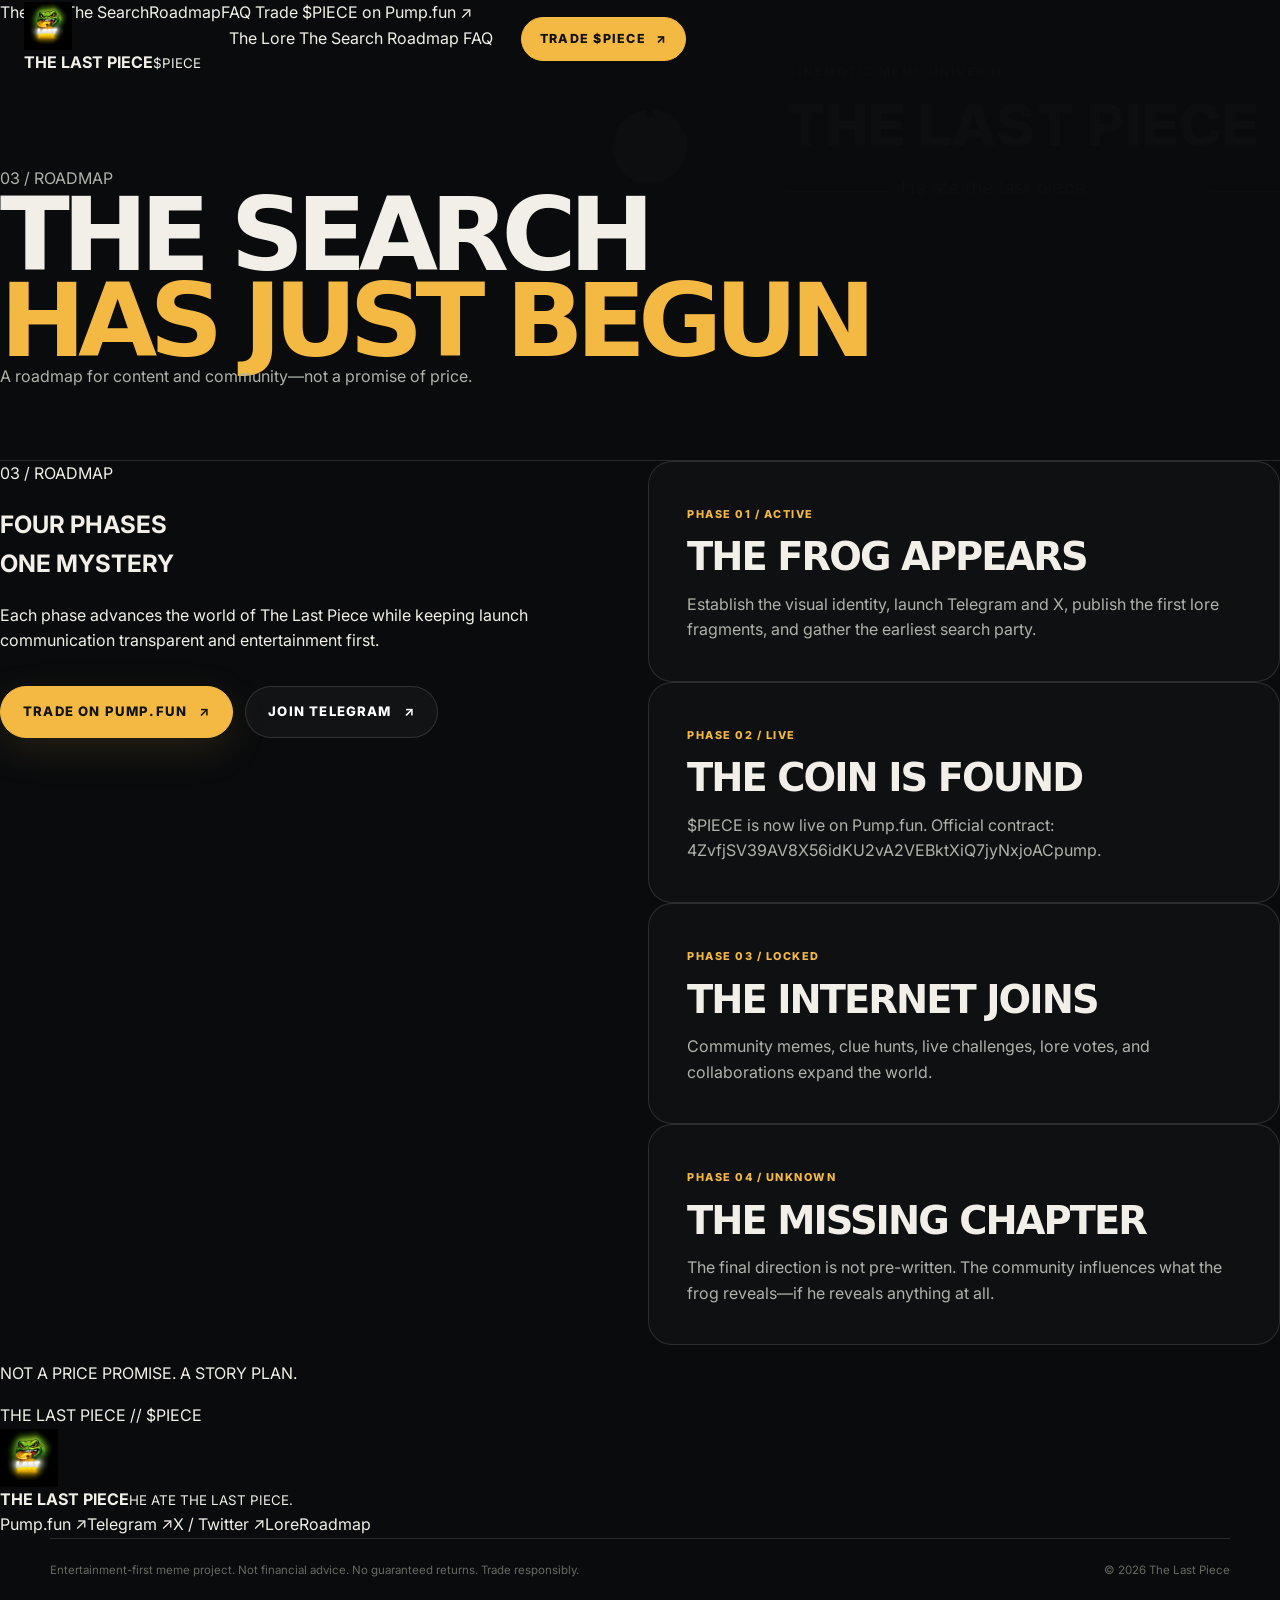
<file: index (1).html>
<!doctype html>
<html lang="en">
<head>
  <meta charset="utf-8" />
  <meta name="viewport" content="width=device-width, initial-scale=1" />
  <meta name="theme-color" content="#060806" />
  <meta name="description" content="Explore The Last Piece roadmap for content, community, launch, and future mystery chapters." />
  <link rel="canonical" href="https://the-last-piece.vercel.app/roadmap/" />
  <meta property="og:title" content="Roadmap | The Last Piece" />
  <meta property="og:description" content="Explore The Last Piece roadmap for content, community, launch, and future mystery chapters." />
  <meta property="og:type" content="website" />
  <meta property="og:url" content="https://the-last-piece.vercel.app/roadmap/" />
  <meta property="og:image" content="https://the-last-piece.vercel.app/assets/og-image.jpg" />
  <meta name="twitter:card" content="summary_large_image" />
  <meta name="twitter:title" content="Roadmap | The Last Piece" />
  <meta name="twitter:description" content="Explore The Last Piece roadmap for content, community, launch, and future mystery chapters." />
  <meta name="twitter:image" content="https://the-last-piece.vercel.app/assets/og-image.jpg" />
  <title>Roadmap | The Last Piece</title>
  <link rel="icon" type="image/png" href="../assets/favicon.png" />
  <link rel="preconnect" href="https://fonts.googleapis.com" />
  <link rel="preconnect" href="https://fonts.gstatic.com" crossorigin />
  <link href="https://fonts.googleapis.com/css2?family=Anton&family=Inter:wght@400;500;600;700;800&display=swap" rel="stylesheet" />
  <link rel="stylesheet" href="../styles.css" />
</head>
<body class="route-page">
  <div class="page-noise" aria-hidden="true"></div>
  <div class="cursor-glow" aria-hidden="true"></div>
  <header class="site-header" data-header>
    <a class="brand" href="/" aria-label="The Last Piece home">
      <img src="../assets/logo.webp" alt="" width="48" height="48" />
      <span class="brand-copy"><b>THE LAST PIECE</b><small>$PIECE</small></span>
    </a>
    <nav class="desktop-nav" aria-label="Primary navigation">
      <a href="/the-lore/" >The Lore</a>
      <a href="/the-search/" >The Search</a>
      <a href="/roadmap/" aria-current="page">Roadmap</a>
      <a href="/faq/" >FAQ</a>
    </nav>
    <a class="header-cta" href="https://pump.fun/coin/4ZvfjSV39AV8X56idKU2vA2VEBktXiQ7jyNxjoACpump" target="_blank" rel="noopener noreferrer">Trade $PIECE <span>↗</span></a>
    <button class="menu-toggle" type="button" aria-expanded="false" aria-controls="mobile-menu" aria-label="Open menu"><span></span><span></span></button>
  </header>
  <div class="mobile-menu" id="mobile-menu" aria-hidden="true">
    <a href="/the-lore/">The Lore</a><a href="/the-search/">The Search</a><a href="/roadmap/">Roadmap</a><a href="/faq/">FAQ</a>
    <a class="mobile-join" href="https://pump.fun/coin/4ZvfjSV39AV8X56idKU2vA2VEBktXiQ7jyNxjoACpump" target="_blank" rel="noopener noreferrer">Trade $PIECE on Pump.fun ↗</a>
  </div>

  <main>
    <section class="route-hero">
      <div class="route-hero__content reveal is-visible">
        <p class="route-eyebrow">03 / ROADMAP</p>
        <h1>THE SEARCH<br /><span>HAS JUST BEGUN</span></h1>
        <p>A roadmap for content and community—not a promise of price.</p>
      </div>
    </section>
    <section class="route-shell">
      <div class="route-grid">
        <aside class="route-sticky reveal">
          <div class="route-index">03 / ROADMAP</div>
          <h2 class="route-title">FOUR PHASES<br /><span>ONE MYSTERY</span></h2>
          <p class="route-lead">Each phase advances the world of The Last Piece while keeping launch communication transparent and entertainment first.</p>
          <div class="route-actions"><a class="button button-primary" href="https://pump.fun/coin/4ZvfjSV39AV8X56idKU2vA2VEBktXiQ7jyNxjoACpump" target="_blank" rel="noopener noreferrer"><span>Trade on Pump.fun</span><b>↗</b></a><a class="button button-ghost" href="https://t.me/thastpiece" target="_blank" rel="noopener noreferrer"><span>Join Telegram</span><b>↗</b></a></div>
        </aside>
        <div class="route-stack "><article class="route-card reveal"><small>PHASE 01 / ACTIVE</small><h2>The Frog Appears</h2><p>Establish the visual identity, launch Telegram and X, publish the first lore fragments, and gather the earliest search party.</p></article>
<article class="route-card reveal"><small>PHASE 02 / LIVE</small><h2>The Coin Is Found</h2><p>$PIECE is now live on Pump.fun. Official contract: 4ZvfjSV39AV8X56idKU2vA2VEBktXiQ7jyNxjoACpump.</p></article>
<article class="route-card reveal"><small>PHASE 03 / LOCKED</small><h2>The Internet Joins</h2><p>Community memes, clue hunts, live challenges, lore votes, and collaborations expand the world.</p></article>
<article class="route-card reveal"><small>PHASE 04 / UNKNOWN</small><h2>The Missing Chapter</h2><p>The final direction is not pre-written. The community influences what the frog reveals—if he reveals anything at all.</p></article></div>
      </div>
      <div class="route-quote reveal"><p>NOT A PRICE PROMISE. A STORY PLAN.</p><span>THE LAST PIECE // $PIECE</span></div>
    </section>
  </main>

  <footer>
    <div class="footer-top">
      <a class="footer-brand" href="/"><img src="../assets/logo.webp" alt="" width="64" height="64" /><span><b>THE LAST PIECE</b><small>HE ATE THE LAST PIECE.</small></span></a>
      <div class="footer-links"><a href="https://pump.fun/coin/4ZvfjSV39AV8X56idKU2vA2VEBktXiQ7jyNxjoACpump" target="_blank" rel="noopener noreferrer">Pump.fun ↗</a><a href="https://t.me/thastpiece" target="_blank" rel="noopener noreferrer">Telegram ↗</a><a href="https://x.com/LastPieceCoinHd" target="_blank" rel="noopener noreferrer">X / Twitter ↗</a><a href="/the-lore/">Lore</a><a href="/roadmap/">Roadmap</a></div>
    </div>
    <div class="footer-bottom"><p>Entertainment-first meme project. Not financial advice. No guaranteed returns. Trade responsibly.</p><p>© 2026 The Last Piece</p></div>
  </footer>
  <script src="../script.js"></script>
</body>
</html>
</file>
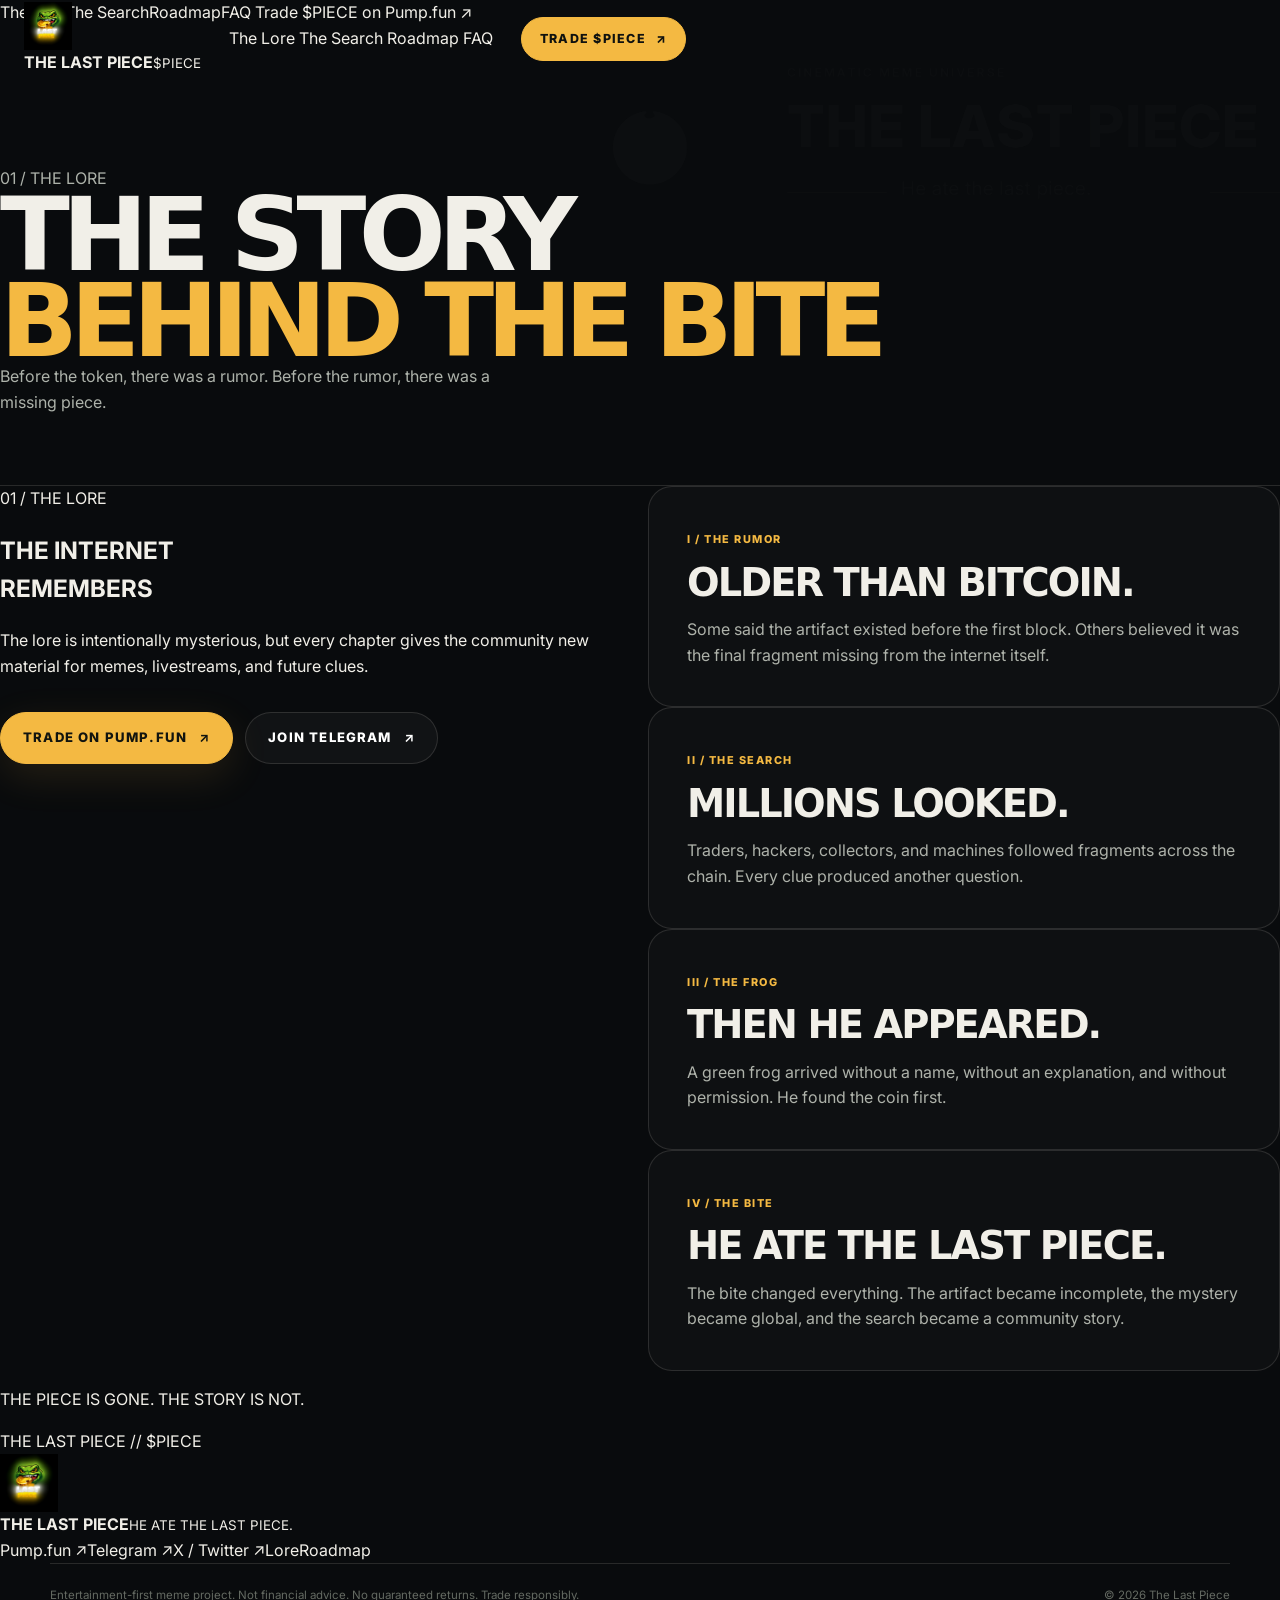
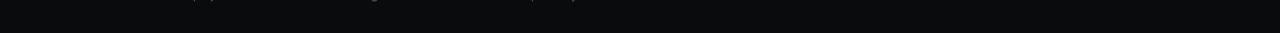
<file: index (3).html>
<!doctype html>
<html lang="en">
<head>
  <meta charset="utf-8" />
  <meta name="viewport" content="width=device-width, initial-scale=1" />
  <meta name="theme-color" content="#060806" />
  <meta name="description" content="Discover the origin story behind The Last Piece, the green frog, and the missing bite." />
  <link rel="canonical" href="https://the-last-piece.vercel.app/the-lore/" />
  <meta property="og:title" content="The Lore | The Last Piece" />
  <meta property="og:description" content="Discover the origin story behind The Last Piece, the green frog, and the missing bite." />
  <meta property="og:type" content="website" />
  <meta property="og:url" content="https://the-last-piece.vercel.app/the-lore/" />
  <meta property="og:image" content="https://the-last-piece.vercel.app/assets/og-image.jpg" />
  <meta name="twitter:card" content="summary_large_image" />
  <meta name="twitter:title" content="The Lore | The Last Piece" />
  <meta name="twitter:description" content="Discover the origin story behind The Last Piece, the green frog, and the missing bite." />
  <meta name="twitter:image" content="https://the-last-piece.vercel.app/assets/og-image.jpg" />
  <title>The Lore | The Last Piece</title>
  <link rel="icon" type="image/png" href="../assets/favicon.png" />
  <link rel="preconnect" href="https://fonts.googleapis.com" />
  <link rel="preconnect" href="https://fonts.gstatic.com" crossorigin />
  <link href="https://fonts.googleapis.com/css2?family=Anton&family=Inter:wght@400;500;600;700;800&display=swap" rel="stylesheet" />
  <link rel="stylesheet" href="../styles.css" />
</head>
<body class="route-page">
  <div class="page-noise" aria-hidden="true"></div>
  <div class="cursor-glow" aria-hidden="true"></div>
  <header class="site-header" data-header>
    <a class="brand" href="/" aria-label="The Last Piece home">
      <img src="../assets/logo.webp" alt="" width="48" height="48" />
      <span class="brand-copy"><b>THE LAST PIECE</b><small>$PIECE</small></span>
    </a>
    <nav class="desktop-nav" aria-label="Primary navigation">
      <a href="/the-lore/" aria-current="page">The Lore</a>
      <a href="/the-search/" >The Search</a>
      <a href="/roadmap/" >Roadmap</a>
      <a href="/faq/" >FAQ</a>
    </nav>
    <a class="header-cta" href="https://pump.fun/coin/4ZvfjSV39AV8X56idKU2vA2VEBktXiQ7jyNxjoACpump" target="_blank" rel="noopener noreferrer">Trade $PIECE <span>↗</span></a>
    <button class="menu-toggle" type="button" aria-expanded="false" aria-controls="mobile-menu" aria-label="Open menu"><span></span><span></span></button>
  </header>
  <div class="mobile-menu" id="mobile-menu" aria-hidden="true">
    <a href="/the-lore/">The Lore</a><a href="/the-search/">The Search</a><a href="/roadmap/">Roadmap</a><a href="/faq/">FAQ</a>
    <a class="mobile-join" href="https://pump.fun/coin/4ZvfjSV39AV8X56idKU2vA2VEBktXiQ7jyNxjoACpump" target="_blank" rel="noopener noreferrer">Trade $PIECE on Pump.fun ↗</a>
  </div>

  <main>
    <section class="route-hero">
      <div class="route-hero__content reveal is-visible">
        <p class="route-eyebrow">01 / THE LORE</p>
        <h1>THE STORY<br /><span>BEHIND THE BITE</span></h1>
        <p>Before the token, there was a rumor. Before the rumor, there was a missing piece.</p>
      </div>
    </section>
    <section class="route-shell">
      <div class="route-grid">
        <aside class="route-sticky reveal">
          <div class="route-index">01 / THE LORE</div>
          <h2 class="route-title">THE INTERNET<br /><span>REMEMBERS</span></h2>
          <p class="route-lead">The lore is intentionally mysterious, but every chapter gives the community new material for memes, livestreams, and future clues.</p>
          <div class="route-actions"><a class="button button-primary" href="https://pump.fun/coin/4ZvfjSV39AV8X56idKU2vA2VEBktXiQ7jyNxjoACpump" target="_blank" rel="noopener noreferrer"><span>Trade on Pump.fun</span><b>↗</b></a><a class="button button-ghost" href="https://t.me/thastpiece" target="_blank" rel="noopener noreferrer"><span>Join Telegram</span><b>↗</b></a></div>
        </aside>
        <div class="route-stack "><article class="route-card reveal"><small>I / THE RUMOR</small><h2>Older than Bitcoin.</h2><p>Some said the artifact existed before the first block. Others believed it was the final fragment missing from the internet itself.</p></article>
<article class="route-card reveal"><small>II / THE SEARCH</small><h2>Millions looked.</h2><p>Traders, hackers, collectors, and machines followed fragments across the chain. Every clue produced another question.</p></article>
<article class="route-card reveal"><small>III / THE FROG</small><h2>Then he appeared.</h2><p>A green frog arrived without a name, without an explanation, and without permission. He found the coin first.</p></article>
<article class="route-card reveal"><small>IV / THE BITE</small><h2>He ate the last piece.</h2><p>The bite changed everything. The artifact became incomplete, the mystery became global, and the search became a community story.</p></article></div>
      </div>
      <div class="route-quote reveal"><p>THE PIECE IS GONE. THE STORY IS NOT.</p><span>THE LAST PIECE // $PIECE</span></div>
    </section>
  </main>

  <footer>
    <div class="footer-top">
      <a class="footer-brand" href="/"><img src="../assets/logo.webp" alt="" width="64" height="64" /><span><b>THE LAST PIECE</b><small>HE ATE THE LAST PIECE.</small></span></a>
      <div class="footer-links"><a href="https://pump.fun/coin/4ZvfjSV39AV8X56idKU2vA2VEBktXiQ7jyNxjoACpump" target="_blank" rel="noopener noreferrer">Pump.fun ↗</a><a href="https://t.me/thastpiece" target="_blank" rel="noopener noreferrer">Telegram ↗</a><a href="https://x.com/LastPieceCoinHd" target="_blank" rel="noopener noreferrer">X / Twitter ↗</a><a href="/the-lore/">Lore</a><a href="/roadmap/">Roadmap</a></div>
    </div>
    <div class="footer-bottom"><p>Entertainment-first meme project. Not financial advice. No guaranteed returns. Trade responsibly.</p><p>© 2026 The Last Piece</p></div>
  </footer>
  <script src="../script.js"></script>
</body>
</html>
</file>
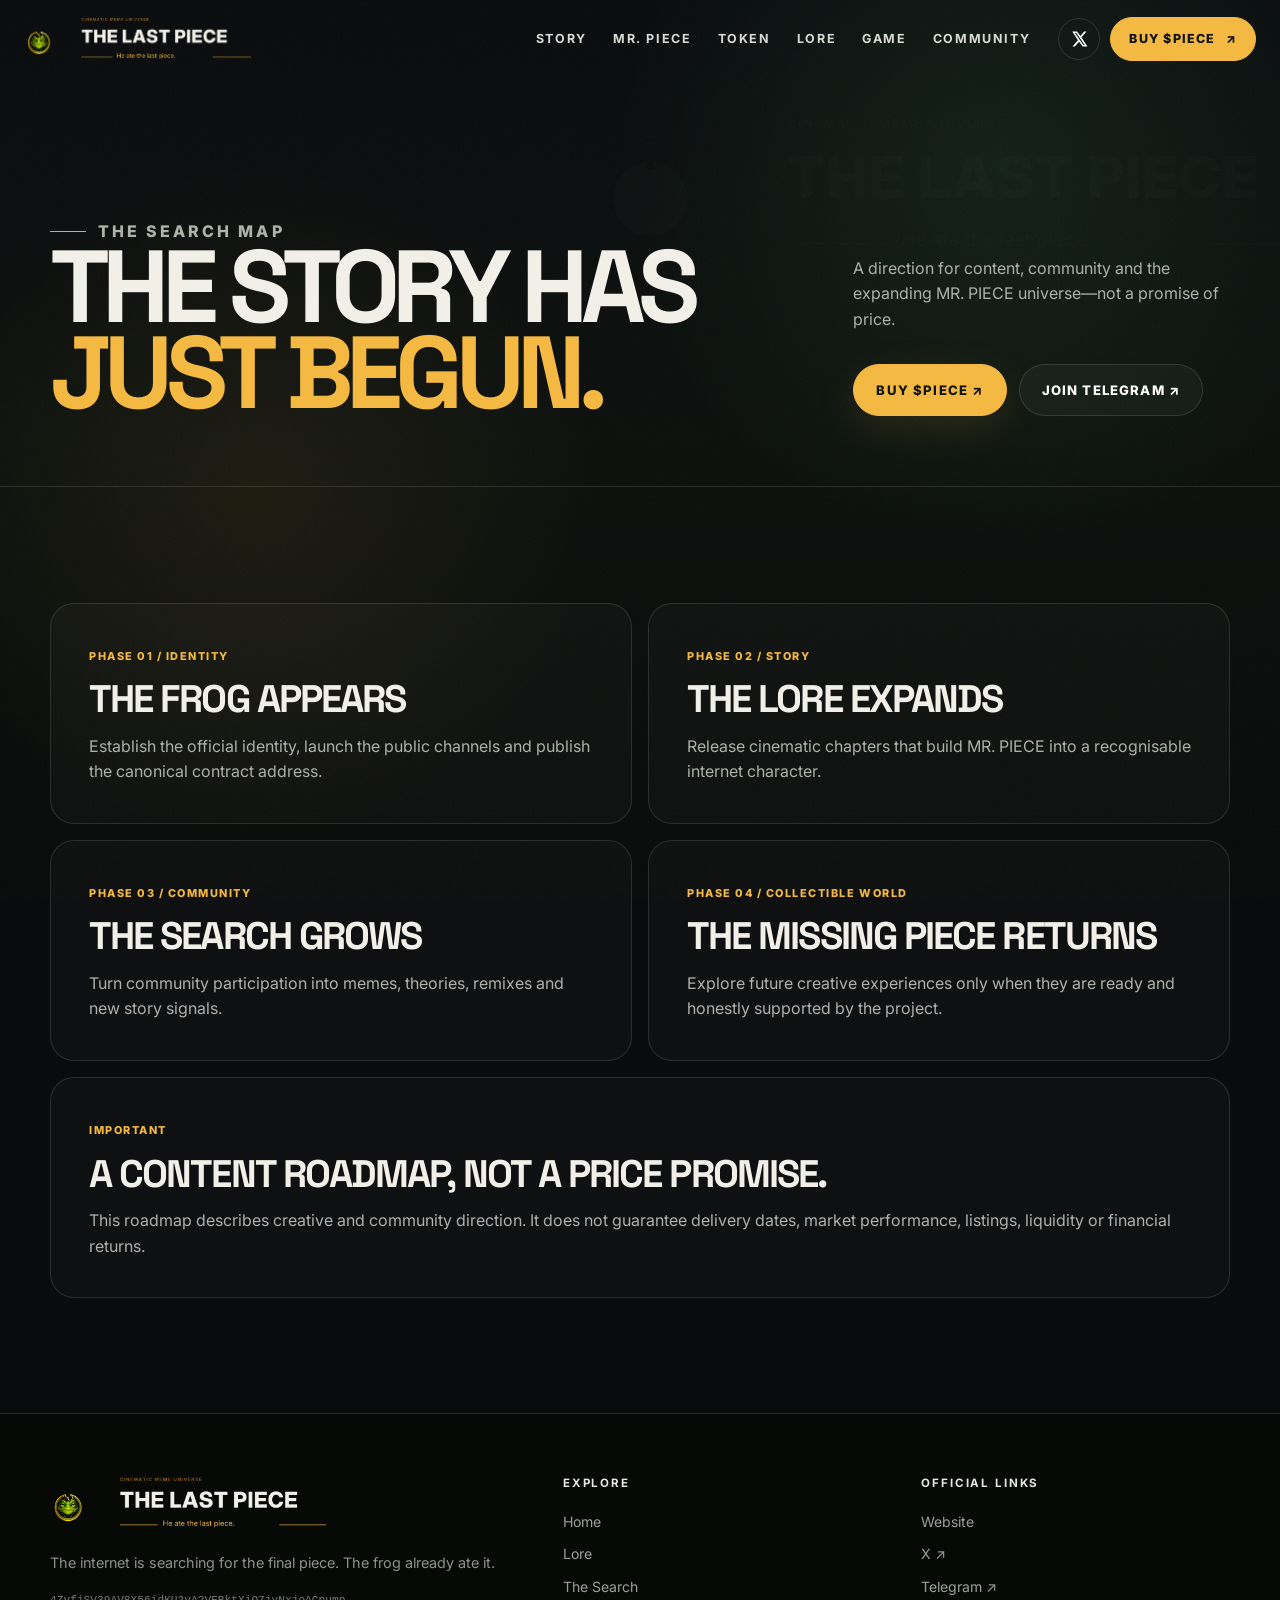
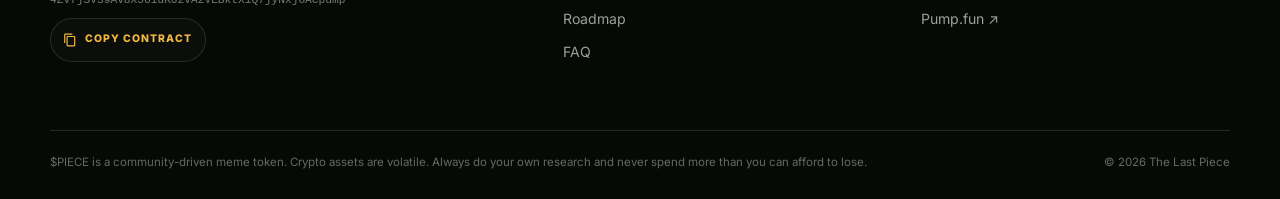
<file: roadmap.html>
<!doctype html>
<html lang="en">
<head>
  <meta charset="utf-8" />
  <meta name="viewport" content="width=device-width, initial-scale=1" />
  <meta name="theme-color" content="#090B0D" />
  <meta name="description" content="Explore the creative and community roadmap for The Last Piece and MR. PIECE." />
  <link rel="canonical" href="https://the-last-piece.vercel.app/roadmap" />
  <meta property="og:title" content="Roadmap — The Last Piece" />
  <meta property="og:description" content="Explore the creative and community roadmap for The Last Piece and MR. PIECE." />
  <meta property="og:type" content="website" />
  <meta property="og:url" content="https://the-last-piece.vercel.app/roadmap" />
  <meta property="og:image" content="https://the-last-piece.vercel.app/brand/open-graph.png" />
  <meta property="og:image:width" content="1200" />
  <meta property="og:image:height" content="630" />
  <meta name="twitter:card" content="summary_large_image" />
  <meta name="twitter:site" content="@LastPieceCoinHd" />
  <meta name="twitter:title" content="Roadmap — The Last Piece" />
  <meta name="twitter:description" content="Explore the creative and community roadmap for The Last Piece and MR. PIECE." />
  <meta name="twitter:image" content="https://the-last-piece.vercel.app/brand/open-graph.png" />
  <title>Roadmap — The Last Piece</title>
  <link rel="icon" href="/brand/favicon.ico" sizes="any" />
  <link rel="apple-touch-icon" href="/brand/apple-touch-icon.png" />
  <link rel="manifest" href="/brand/site.webmanifest" />
  <link rel="preconnect" href="https://fonts.googleapis.com" />
  <link rel="preconnect" href="https://fonts.gstatic.com" crossorigin />
  <link href="https://fonts.googleapis.com/css2?family=Inter:wght@400;500;600;700;800&family=Space+Grotesk:wght@500;600;700&display=swap" rel="stylesheet" />
  <link rel="stylesheet" href="/styles.css?v=20260805-2" />
  <script src="/script.js?v=20260805-2" defer></script>
</head>
<body>
  <a class="skip-link" href="#main-content">Skip to content</a>
  <div class="site-shell">
    <header class="site-header is-scrolled" data-header>
      <a class="site-brand" href="/" aria-label="The Last Piece home"><img src="/brand/logo-horizontal-dark.svg" alt="The Last Piece" width="1860" height="379" /></a>
      <nav class="site-nav" aria-label="Primary navigation"><a href="/#story">Story</a><a href="/#mr-piece">MR. PIECE</a><a href="/#token">Token</a><a href="/the-lore">Lore</a><a href="/game">Game</a><a href="/#community">Community</a></nav>
      <div class="header-actions">
        <a class="icon-link" data-official-link="x" href="https://x.com/LastPieceCoinHd" target="_blank" rel="noopener noreferrer" aria-label="Follow The Last Piece on X"><svg viewBox="0 0 24 24" aria-hidden="true"><path d="M18.9 2H22l-6.77 7.74L23.2 22h-6.24l-4.89-6.39L6.48 22H3.36l7.26-8.3L2.97 2h6.4l4.42 5.84L18.9 2Zm-1.1 17.84h1.73L8.42 4.05H6.56L17.8 19.84Z"/></svg></a>
        <a class="header-cta" data-official-link="pump" href="https://pump.fun/coin/4ZvfjSV39AV8X56idKU2vA2VEBktXiQ7jyNxjoACpump" target="_blank" rel="noopener noreferrer">Buy $PIECE <span aria-hidden="true">↗</span></a>
        <button class="menu-toggle" type="button" aria-expanded="false" aria-controls="mobile-navigation" aria-label="Open navigation menu"><span></span><span></span></button>
      </div>
    </header>
    <nav class="mobile-panel" id="mobile-navigation" aria-label="Mobile navigation" aria-hidden="true">
      <a href="/#story">Story</a><a href="/#mr-piece">MR. PIECE</a><a href="/#token">Token</a><a href="/the-lore">Lore</a><a href="/game">Game</a><a href="/#community">Community</a>
      <div class="mobile-panel__actions"><a class="button button-primary" data-official-link="pump" href="https://pump.fun/coin/4ZvfjSV39AV8X56idKU2vA2VEBktXiQ7jyNxjoACpump" target="_blank" rel="noopener noreferrer">Buy $PIECE ↗</a><a class="button button-ghost" data-official-link="telegram" href="https://t.me/thastpiece" target="_blank" rel="noopener noreferrer">Join Telegram ↗</a></div>
    </nav>
    <main class="route-main" id="main-content">
      <section class="route-hero">
        <div class="route-hero__inner">
          <div class="reveal is-visible"><p class="eyebrow">The search map</p><h1>The story has <span>just begun.</span></h1></div>
          <div class="reveal reveal-delay-1 is-visible"><p>A direction for content, community and the expanding MR. PIECE universe—not a promise of price.</p><div class="route-actions"><a class="button button-primary" data-official-link="pump" href="https://pump.fun/coin/4ZvfjSV39AV8X56idKU2vA2VEBktXiQ7jyNxjoACpump" target="_blank" rel="noopener noreferrer">Buy $PIECE ↗</a><a class="button button-ghost" data-official-link="telegram" href="https://t.me/thastpiece" target="_blank" rel="noopener noreferrer">Join Telegram ↗</a></div></div>
        </div>
      </section>
      <section class="route-content">
<div class="route-grid">
  <article class="route-card reveal"><small>Phase 01 / Identity</small><h2>The Frog Appears</h2><p>Establish the official identity, launch the public channels and publish the canonical contract address.</p></article>
  <article class="route-card reveal reveal-delay-1"><small>Phase 02 / Story</small><h2>The Lore Expands</h2><p>Release cinematic chapters that build MR. PIECE into a recognisable internet character.</p></article>
  <article class="route-card reveal"><small>Phase 03 / Community</small><h2>The Search Grows</h2><p>Turn community participation into memes, theories, remixes and new story signals.</p></article>
  <article class="route-card reveal reveal-delay-1"><small>Phase 04 / Collectible World</small><h2>The Missing Piece Returns</h2><p>Explore future creative experiences only when they are ready and honestly supported by the project.</p></article>
  <article class="route-card route-card--wide reveal"><small>Important</small><h2>A content roadmap, not a price promise.</h2><p>This roadmap describes creative and community direction. It does not guarantee delivery dates, market performance, listings, liquidity or financial returns.</p></article>
</div></section>
    </main>
    <footer class="site-footer">
      <div class="footer-main">
        <div class="footer-brand"><img src="/brand/logo-horizontal-dark.svg" alt="The Last Piece" width="1860" height="379" loading="lazy" /><p>The internet is searching for the final piece. The frog already ate it.</p><div class="footer-contract-zone" data-copy-zone><code class="footer-contract" data-contract>4ZvfjSV39AV8X56idKU2vA2VEBktXiQ7jyNxjoACpump</code><button class="footer-copy-button" type="button" data-copy-contract aria-label="Copy the full $PIECE contract address"><svg viewBox="0 0 24 24" aria-hidden="true"><path d="M16 1H4a2 2 0 0 0-2 2v14h2V3h12V1Zm3 4H8a2 2 0 0 0-2 2v14a2 2 0 0 0 2 2h11a2 2 0 0 0 2-2V7a2 2 0 0 0-2-2Zm0 16H8V7h11v14Z"/></svg><span data-copy-label>Copy contract</span></button><p class="copy-status footer-copy-status" data-copy-status role="status" aria-live="polite"></p></div></div>
        <div class="footer-col"><h3>Explore</h3><nav aria-label="Footer site navigation"><a href="/">Home</a><a href="/the-lore">Lore</a><a href="/the-search">The Search</a><a href="/roadmap">Roadmap</a><a href="/faq">FAQ</a></nav></div>
        <div class="footer-col"><h3>Official links</h3><nav aria-label="Official project links"><a data-official-link="website" href="https://the-last-piece.vercel.app/">Website</a><a data-official-link="x" href="https://x.com/LastPieceCoinHd" target="_blank" rel="noopener noreferrer">X ↗</a><a data-official-link="telegram" href="https://t.me/thastpiece" target="_blank" rel="noopener noreferrer">Telegram ↗</a><a data-official-link="pump" href="https://pump.fun/coin/4ZvfjSV39AV8X56idKU2vA2VEBktXiQ7jyNxjoACpump" target="_blank" rel="noopener noreferrer">Pump.fun ↗</a></nav></div>
      </div>
      <div class="footer-bottom"><p>$PIECE is a community-driven meme token. Crypto assets are volatile. Always do your own research and never spend more than you can afford to lose.</p><p>© 2026 The Last Piece</p></div>
    </footer>
  </div>
</body>
</html>
</file>
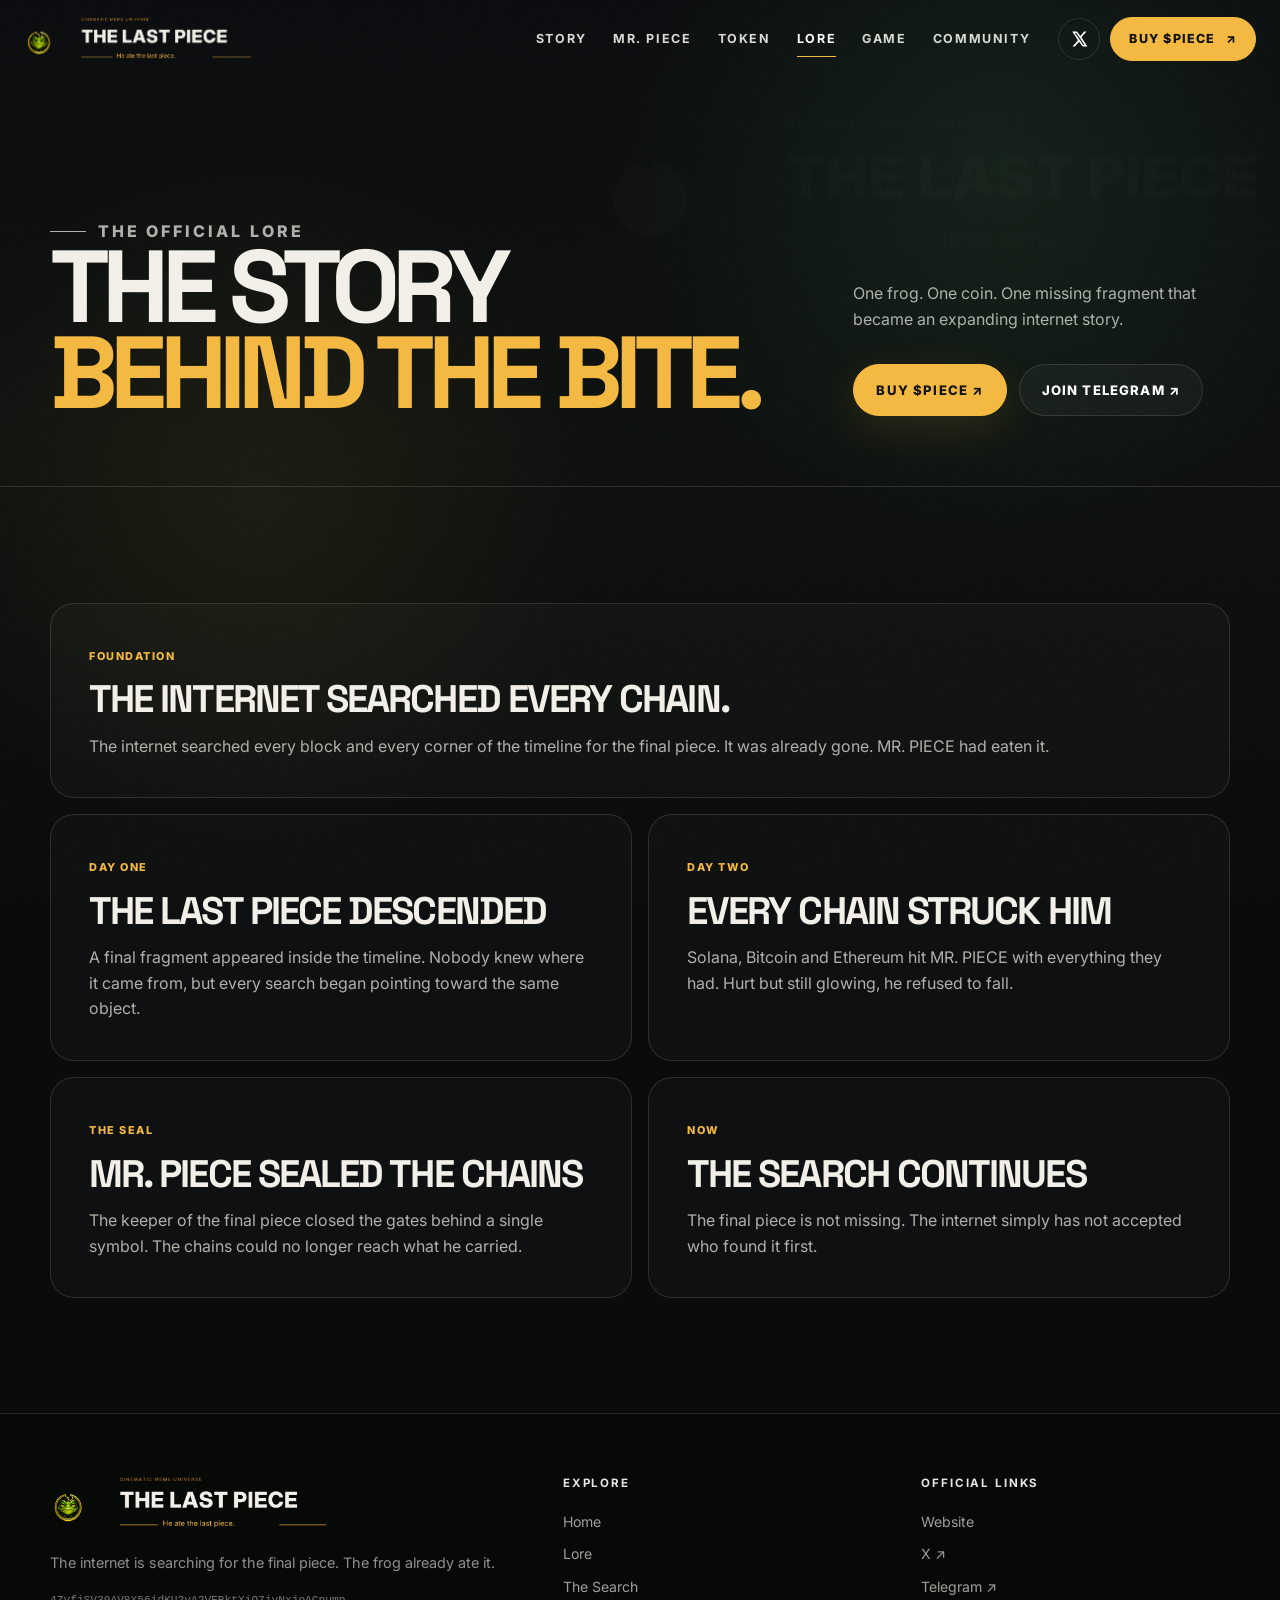
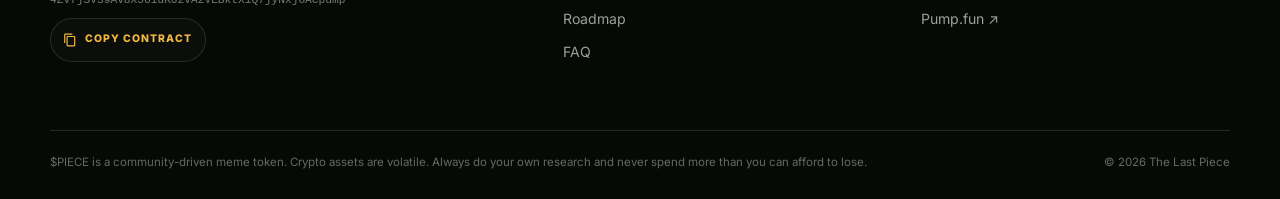
<file: the-lore.html>
<!doctype html>
<html lang="en">
<head>
  <meta charset="utf-8" />
  <meta name="viewport" content="width=device-width, initial-scale=1" />
  <meta name="theme-color" content="#090B0D" />
  <meta name="description" content="Read the official story of MR. PIECE, the bitten coin and the internet’s search for the final piece." />
  <link rel="canonical" href="https://the-last-piece.vercel.app/the-lore" />
  <meta property="og:title" content="The Lore — The Last Piece" />
  <meta property="og:description" content="Read the official story of MR. PIECE, the bitten coin and the internet’s search for the final piece." />
  <meta property="og:type" content="website" />
  <meta property="og:url" content="https://the-last-piece.vercel.app/the-lore" />
  <meta property="og:image" content="https://the-last-piece.vercel.app/brand/open-graph.png" />
  <meta property="og:image:width" content="1200" />
  <meta property="og:image:height" content="630" />
  <meta name="twitter:card" content="summary_large_image" />
  <meta name="twitter:site" content="@LastPieceCoinHd" />
  <meta name="twitter:title" content="The Lore — The Last Piece" />
  <meta name="twitter:description" content="Read the official story of MR. PIECE, the bitten coin and the internet’s search for the final piece." />
  <meta name="twitter:image" content="https://the-last-piece.vercel.app/brand/open-graph.png" />
  <title>The Lore — The Last Piece</title>
  <link rel="icon" href="/brand/favicon.ico" sizes="any" />
  <link rel="apple-touch-icon" href="/brand/apple-touch-icon.png" />
  <link rel="manifest" href="/brand/site.webmanifest" />
  <link rel="preconnect" href="https://fonts.googleapis.com" />
  <link rel="preconnect" href="https://fonts.gstatic.com" crossorigin />
  <link href="https://fonts.googleapis.com/css2?family=Inter:wght@400;500;600;700;800&family=Space+Grotesk:wght@500;600;700&display=swap" rel="stylesheet" />
  <link rel="stylesheet" href="/styles.css?v=20260805-2" />
  <script src="/script.js?v=20260805-2" defer></script>
</head>
<body>
  <a class="skip-link" href="#main-content">Skip to content</a>
  <div class="site-shell">
    <header class="site-header is-scrolled" data-header>
      <a class="site-brand" href="/" aria-label="The Last Piece home"><img src="/brand/logo-horizontal-dark.svg" alt="The Last Piece" width="1860" height="379" /></a>
      <nav class="site-nav" aria-label="Primary navigation"><a href="/#story">Story</a><a href="/#mr-piece">MR. PIECE</a><a href="/#token">Token</a><a href="/the-lore" aria-current="page">Lore</a><a href="/game">Game</a><a href="/#community">Community</a></nav>
      <div class="header-actions">
        <a class="icon-link" data-official-link="x" href="https://x.com/LastPieceCoinHd" target="_blank" rel="noopener noreferrer" aria-label="Follow The Last Piece on X"><svg viewBox="0 0 24 24" aria-hidden="true"><path d="M18.9 2H22l-6.77 7.74L23.2 22h-6.24l-4.89-6.39L6.48 22H3.36l7.26-8.3L2.97 2h6.4l4.42 5.84L18.9 2Zm-1.1 17.84h1.73L8.42 4.05H6.56L17.8 19.84Z"/></svg></a>
        <a class="header-cta" data-official-link="pump" href="https://pump.fun/coin/4ZvfjSV39AV8X56idKU2vA2VEBktXiQ7jyNxjoACpump" target="_blank" rel="noopener noreferrer">Buy $PIECE <span aria-hidden="true">↗</span></a>
        <button class="menu-toggle" type="button" aria-expanded="false" aria-controls="mobile-navigation" aria-label="Open navigation menu"><span></span><span></span></button>
      </div>
    </header>
    <nav class="mobile-panel" id="mobile-navigation" aria-label="Mobile navigation" aria-hidden="true">
      <a href="/#story">Story</a><a href="/#mr-piece">MR. PIECE</a><a href="/#token">Token</a><a href="/the-lore">Lore</a><a href="/game">Game</a><a href="/#community">Community</a>
      <div class="mobile-panel__actions"><a class="button button-primary" data-official-link="pump" href="https://pump.fun/coin/4ZvfjSV39AV8X56idKU2vA2VEBktXiQ7jyNxjoACpump" target="_blank" rel="noopener noreferrer">Buy $PIECE ↗</a><a class="button button-ghost" data-official-link="telegram" href="https://t.me/thastpiece" target="_blank" rel="noopener noreferrer">Join Telegram ↗</a></div>
    </nav>
    <main class="route-main" id="main-content">
      <section class="route-hero">
        <div class="route-hero__inner">
          <div class="reveal is-visible"><p class="eyebrow">The official lore</p><h1>The story <span>behind the bite.</span></h1></div>
          <div class="reveal reveal-delay-1 is-visible"><p>One frog. One coin. One missing fragment that became an expanding internet story.</p><div class="route-actions"><a class="button button-primary" data-official-link="pump" href="https://pump.fun/coin/4ZvfjSV39AV8X56idKU2vA2VEBktXiQ7jyNxjoACpump" target="_blank" rel="noopener noreferrer">Buy $PIECE ↗</a><a class="button button-ghost" data-official-link="telegram" href="https://t.me/thastpiece" target="_blank" rel="noopener noreferrer">Join Telegram ↗</a></div></div>
        </div>
      </section>
      <section class="route-content">
<div class="route-grid">
  <article class="route-card route-card--wide reveal"><small>Foundation</small><h2>The internet searched every chain.</h2><p>The internet searched every block and every corner of the timeline for the final piece. It was already gone. MR. PIECE had eaten it.</p></article>
  <article class="route-card reveal"><small>Day One</small><h2>The Last Piece Descended</h2><p>A final fragment appeared inside the timeline. Nobody knew where it came from, but every search began pointing toward the same object.</p></article>
  <article class="route-card reveal reveal-delay-1"><small>Day Two</small><h2>Every Chain Struck Him</h2><p>Solana, Bitcoin and Ethereum hit MR. PIECE with everything they had. Hurt but still glowing, he refused to fall.</p></article>
  <article class="route-card reveal"><small>The Seal</small><h2>MR. PIECE Sealed the Chains</h2><p>The keeper of the final piece closed the gates behind a single symbol. The chains could no longer reach what he carried.</p></article>
  <article class="route-card reveal reveal-delay-1"><small>Now</small><h2>The Search Continues</h2><p>The final piece is not missing. The internet simply has not accepted who found it first.</p></article>
</div></section>
    </main>
    <footer class="site-footer">
      <div class="footer-main">
        <div class="footer-brand"><img src="/brand/logo-horizontal-dark.svg" alt="The Last Piece" width="1860" height="379" loading="lazy" /><p>The internet is searching for the final piece. The frog already ate it.</p><div class="footer-contract-zone" data-copy-zone><code class="footer-contract" data-contract>4ZvfjSV39AV8X56idKU2vA2VEBktXiQ7jyNxjoACpump</code><button class="footer-copy-button" type="button" data-copy-contract aria-label="Copy the full $PIECE contract address"><svg viewBox="0 0 24 24" aria-hidden="true"><path d="M16 1H4a2 2 0 0 0-2 2v14h2V3h12V1Zm3 4H8a2 2 0 0 0-2 2v14a2 2 0 0 0 2 2h11a2 2 0 0 0 2-2V7a2 2 0 0 0-2-2Zm0 16H8V7h11v14Z"/></svg><span data-copy-label>Copy contract</span></button><p class="copy-status footer-copy-status" data-copy-status role="status" aria-live="polite"></p></div></div>
        <div class="footer-col"><h3>Explore</h3><nav aria-label="Footer site navigation"><a href="/">Home</a><a href="/the-lore">Lore</a><a href="/the-search">The Search</a><a href="/roadmap">Roadmap</a><a href="/faq">FAQ</a></nav></div>
        <div class="footer-col"><h3>Official links</h3><nav aria-label="Official project links"><a data-official-link="website" href="https://the-last-piece.vercel.app/">Website</a><a data-official-link="x" href="https://x.com/LastPieceCoinHd" target="_blank" rel="noopener noreferrer">X ↗</a><a data-official-link="telegram" href="https://t.me/thastpiece" target="_blank" rel="noopener noreferrer">Telegram ↗</a><a data-official-link="pump" href="https://pump.fun/coin/4ZvfjSV39AV8X56idKU2vA2VEBktXiQ7jyNxjoACpump" target="_blank" rel="noopener noreferrer">Pump.fun ↗</a></nav></div>
      </div>
      <div class="footer-bottom"><p>$PIECE is a community-driven meme token. Crypto assets are volatile. Always do your own research and never spend more than you can afford to lose.</p><p>© 2026 The Last Piece</p></div>
    </footer>
  </div>
</body>
</html>
</file>
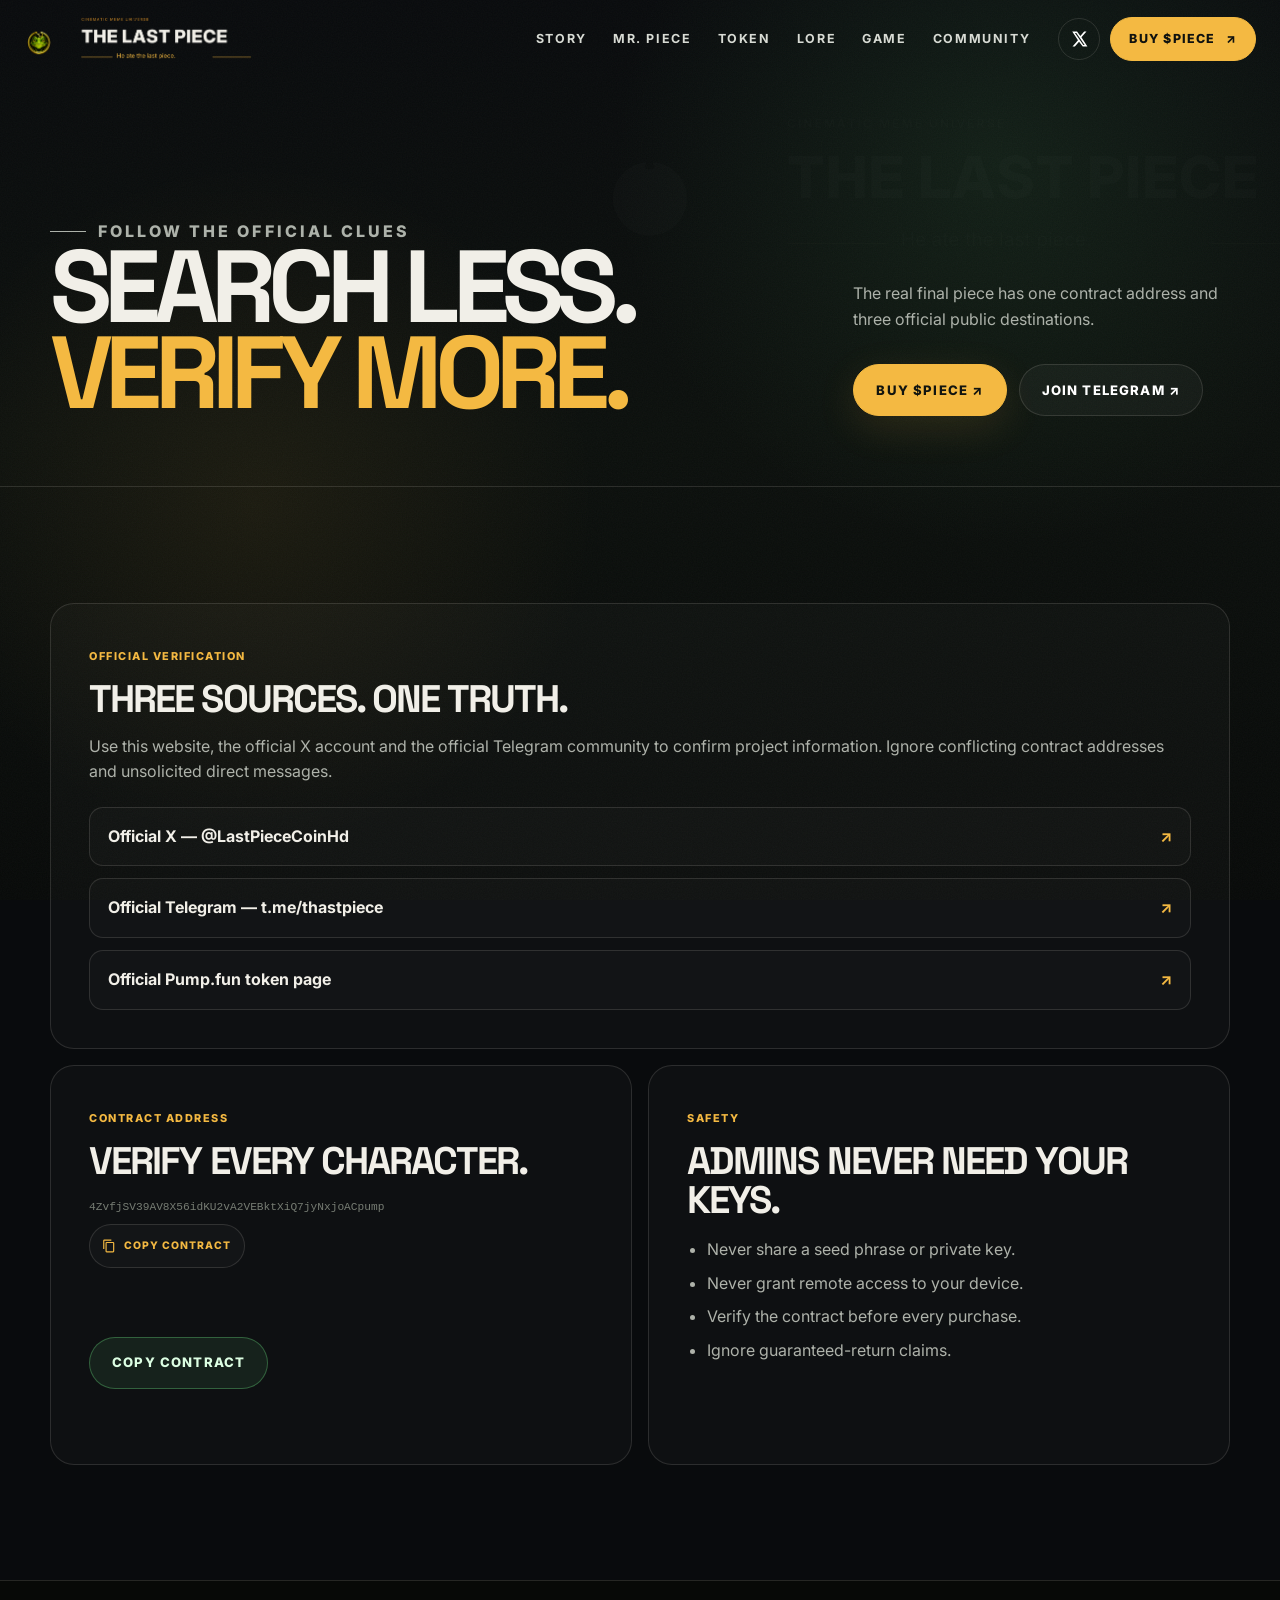
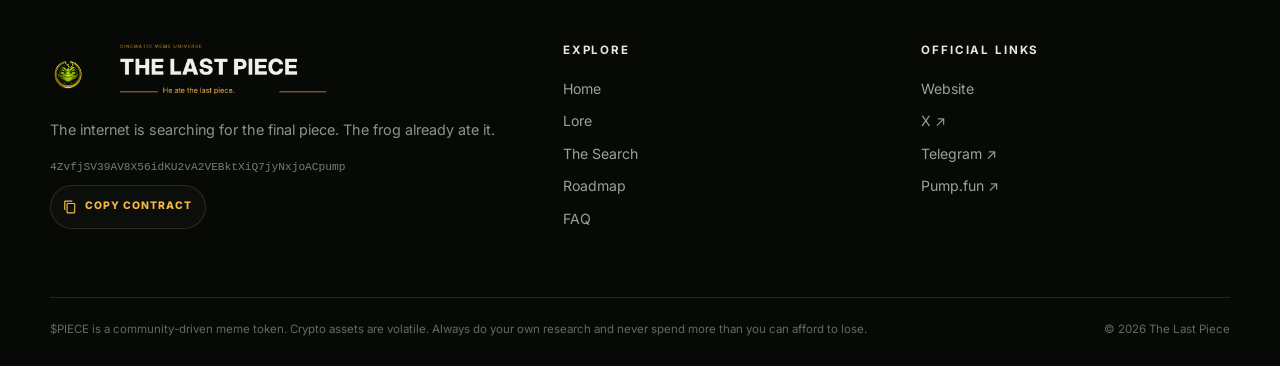
<file: the-search.html>
<!doctype html>
<html lang="en">
<head>
  <meta charset="utf-8" />
  <meta name="viewport" content="width=device-width, initial-scale=1" />
  <meta name="theme-color" content="#090B0D" />
  <meta name="description" content="Verify the official $PIECE contract address and trusted The Last Piece community links." />
  <link rel="canonical" href="https://the-last-piece.vercel.app/the-search" />
  <meta property="og:title" content="The Search — The Last Piece" />
  <meta property="og:description" content="Verify the official $PIECE contract address and trusted The Last Piece community links." />
  <meta property="og:type" content="website" />
  <meta property="og:url" content="https://the-last-piece.vercel.app/the-search" />
  <meta property="og:image" content="https://the-last-piece.vercel.app/brand/open-graph.png" />
  <meta property="og:image:width" content="1200" />
  <meta property="og:image:height" content="630" />
  <meta name="twitter:card" content="summary_large_image" />
  <meta name="twitter:site" content="@LastPieceCoinHd" />
  <meta name="twitter:title" content="The Search — The Last Piece" />
  <meta name="twitter:description" content="Verify the official $PIECE contract address and trusted The Last Piece community links." />
  <meta name="twitter:image" content="https://the-last-piece.vercel.app/brand/open-graph.png" />
  <title>The Search — The Last Piece</title>
  <link rel="icon" href="/brand/favicon.ico" sizes="any" />
  <link rel="apple-touch-icon" href="/brand/apple-touch-icon.png" />
  <link rel="manifest" href="/brand/site.webmanifest" />
  <link rel="preconnect" href="https://fonts.googleapis.com" />
  <link rel="preconnect" href="https://fonts.gstatic.com" crossorigin />
  <link href="https://fonts.googleapis.com/css2?family=Inter:wght@400;500;600;700;800&family=Space+Grotesk:wght@500;600;700&display=swap" rel="stylesheet" />
  <link rel="stylesheet" href="/styles.css?v=20260805-2" />
  <script src="/script.js?v=20260805-2" defer></script>
</head>
<body>
  <a class="skip-link" href="#main-content">Skip to content</a>
  <div class="site-shell">
    <header class="site-header is-scrolled" data-header>
      <a class="site-brand" href="/" aria-label="The Last Piece home"><img src="/brand/logo-horizontal-dark.svg" alt="The Last Piece" width="1860" height="379" /></a>
      <nav class="site-nav" aria-label="Primary navigation"><a href="/#story">Story</a><a href="/#mr-piece">MR. PIECE</a><a href="/#token">Token</a><a href="/the-lore">Lore</a><a href="/game">Game</a><a href="/#community">Community</a></nav>
      <div class="header-actions">
        <a class="icon-link" data-official-link="x" href="https://x.com/LastPieceCoinHd" target="_blank" rel="noopener noreferrer" aria-label="Follow The Last Piece on X"><svg viewBox="0 0 24 24" aria-hidden="true"><path d="M18.9 2H22l-6.77 7.74L23.2 22h-6.24l-4.89-6.39L6.48 22H3.36l7.26-8.3L2.97 2h6.4l4.42 5.84L18.9 2Zm-1.1 17.84h1.73L8.42 4.05H6.56L17.8 19.84Z"/></svg></a>
        <a class="header-cta" data-official-link="pump" href="https://pump.fun/coin/4ZvfjSV39AV8X56idKU2vA2VEBktXiQ7jyNxjoACpump" target="_blank" rel="noopener noreferrer">Buy $PIECE <span aria-hidden="true">↗</span></a>
        <button class="menu-toggle" type="button" aria-expanded="false" aria-controls="mobile-navigation" aria-label="Open navigation menu"><span></span><span></span></button>
      </div>
    </header>
    <nav class="mobile-panel" id="mobile-navigation" aria-label="Mobile navigation" aria-hidden="true">
      <a href="/#story">Story</a><a href="/#mr-piece">MR. PIECE</a><a href="/#token">Token</a><a href="/the-lore">Lore</a><a href="/game">Game</a><a href="/#community">Community</a>
      <div class="mobile-panel__actions"><a class="button button-primary" data-official-link="pump" href="https://pump.fun/coin/4ZvfjSV39AV8X56idKU2vA2VEBktXiQ7jyNxjoACpump" target="_blank" rel="noopener noreferrer">Buy $PIECE ↗</a><a class="button button-ghost" data-official-link="telegram" href="https://t.me/thastpiece" target="_blank" rel="noopener noreferrer">Join Telegram ↗</a></div>
    </nav>
    <main class="route-main" id="main-content">
      <section class="route-hero">
        <div class="route-hero__inner">
          <div class="reveal is-visible"><p class="eyebrow">Follow the official clues</p><h1>Search less. <span>Verify more.</span></h1></div>
          <div class="reveal reveal-delay-1 is-visible"><p>The real final piece has one contract address and three official public destinations.</p><div class="route-actions"><a class="button button-primary" data-official-link="pump" href="https://pump.fun/coin/4ZvfjSV39AV8X56idKU2vA2VEBktXiQ7jyNxjoACpump" target="_blank" rel="noopener noreferrer">Buy $PIECE ↗</a><a class="button button-ghost" data-official-link="telegram" href="https://t.me/thastpiece" target="_blank" rel="noopener noreferrer">Join Telegram ↗</a></div></div>
        </div>
      </section>
      <section class="route-content">
<div class="route-grid">
  <article class="route-card route-card--wide reveal"><small>Official verification</small><h2>Three sources. One truth.</h2><p>Use this website, the official X account and the official Telegram community to confirm project information. Ignore conflicting contract addresses and unsolicited direct messages.</p><div class="official-links"><a class="official-link" data-official-link="x" href="https://x.com/LastPieceCoinHd" target="_blank" rel="noopener noreferrer"><span>Official X — @LastPieceCoinHd</span><span>↗</span></a><a class="official-link" data-official-link="telegram" href="https://t.me/thastpiece" target="_blank" rel="noopener noreferrer"><span>Official Telegram — t.me/thastpiece</span><span>↗</span></a><a class="official-link" data-official-link="pump" href="https://pump.fun/coin/4ZvfjSV39AV8X56idKU2vA2VEBktXiQ7jyNxjoACpump" target="_blank" rel="noopener noreferrer"><span>Official Pump.fun token page</span><span>↗</span></a></div></article>
  <article class="route-card reveal"><small>Contract address</small><h2>Verify every character.</h2><div class="footer-contract-zone" data-copy-zone><code class="footer-contract" data-contract>4ZvfjSV39AV8X56idKU2vA2VEBktXiQ7jyNxjoACpump</code><button class="footer-copy-button" type="button" data-copy-contract aria-label="Copy the full $PIECE contract address"><svg viewBox="0 0 24 24" aria-hidden="true"><path d="M16 1H4a2 2 0 0 0-2 2v14h2V3h12V1Zm3 4H8a2 2 0 0 0-2 2v14a2 2 0 0 0 2 2h11a2 2 0 0 0 2-2V7a2 2 0 0 0-2-2Zm0 16H8V7h11v14Z"/></svg><span data-copy-label>Copy contract</span></button><p class="copy-status footer-copy-status" data-copy-status role="status" aria-live="polite"></p></div><button class="button button-secondary" type="button" data-copy-contract aria-label="Copy the full $PIECE contract address"><span data-copy-label>Copy contract</span></button><p class="copy-status" data-copy-status role="status" aria-live="polite"></p></article>
  <article class="route-card reveal reveal-delay-1"><small>Safety</small><h2>Admins never need your keys.</h2><ul><li>Never share a seed phrase or private key.</li><li>Never grant remote access to your device.</li><li>Verify the contract before every purchase.</li><li>Ignore guaranteed-return claims.</li></ul></article>
</div></section>
    </main>
    <footer class="site-footer">
      <div class="footer-main">
        <div class="footer-brand"><img src="/brand/logo-horizontal-dark.svg" alt="The Last Piece" width="1860" height="379" loading="lazy" /><p>The internet is searching for the final piece. The frog already ate it.</p><div class="footer-contract-zone" data-copy-zone><code class="footer-contract" data-contract>4ZvfjSV39AV8X56idKU2vA2VEBktXiQ7jyNxjoACpump</code><button class="footer-copy-button" type="button" data-copy-contract aria-label="Copy the full $PIECE contract address"><svg viewBox="0 0 24 24" aria-hidden="true"><path d="M16 1H4a2 2 0 0 0-2 2v14h2V3h12V1Zm3 4H8a2 2 0 0 0-2 2v14a2 2 0 0 0 2 2h11a2 2 0 0 0 2-2V7a2 2 0 0 0-2-2Zm0 16H8V7h11v14Z"/></svg><span data-copy-label>Copy contract</span></button><p class="copy-status footer-copy-status" data-copy-status role="status" aria-live="polite"></p></div></div>
        <div class="footer-col"><h3>Explore</h3><nav aria-label="Footer site navigation"><a href="/">Home</a><a href="/the-lore">Lore</a><a href="/the-search">The Search</a><a href="/roadmap">Roadmap</a><a href="/faq">FAQ</a></nav></div>
        <div class="footer-col"><h3>Official links</h3><nav aria-label="Official project links"><a data-official-link="website" href="https://the-last-piece.vercel.app/">Website</a><a data-official-link="x" href="https://x.com/LastPieceCoinHd" target="_blank" rel="noopener noreferrer">X ↗</a><a data-official-link="telegram" href="https://t.me/thastpiece" target="_blank" rel="noopener noreferrer">Telegram ↗</a><a data-official-link="pump" href="https://pump.fun/coin/4ZvfjSV39AV8X56idKU2vA2VEBktXiQ7jyNxjoACpump" target="_blank" rel="noopener noreferrer">Pump.fun ↗</a></nav></div>
      </div>
      <div class="footer-bottom"><p>$PIECE is a community-driven meme token. Crypto assets are volatile. Always do your own research and never spend more than you can afford to lose.</p><p>© 2026 The Last Piece</p></div>
    </footer>
  </div>
</body>
</html>
</file>
<file: styles.css>
:root{
  --piece-black:#090b0d;
  --piece-black-2:#0e1210;
  --piece-panel:#121713;
  --piece-panel-2:#171d18;
  --piece-gold:#f4b942;
  --piece-gold-soft:#d9992f;
  --piece-green:#59b96b;
  --piece-forest:#173d2a;
  --piece-bone:#f1efe8;
  --piece-muted:#a7aaa3;
  --piece-line:rgba(241,239,232,.13);
  --piece-line-strong:rgba(244,185,66,.35);
  --display:"Space Grotesk","Arial Black",system-ui,sans-serif;
  --body:"Inter",system-ui,-apple-system,BlinkMacSystemFont,"Segoe UI",sans-serif;
  --header-height:78px;
  --content:min(1180px,calc(100vw - 48px));
  --radius:24px;
  color-scheme:dark;
}

*{box-sizing:border-box}
html{scroll-behavior:smooth;background:var(--piece-black);overflow-x:clip}
body{margin:0;background:var(--piece-black);color:var(--piece-bone);font-family:var(--body);font-size:16px;line-height:1.6;overflow-x:clip}
body.menu-open{overflow:hidden}
img{display:block;max-width:100%;height:auto}
a{color:inherit;text-decoration:none}
button,input{font:inherit}
button{color:inherit}
::selection{background:var(--piece-gold);color:#111}
:focus-visible{outline:3px solid var(--piece-gold);outline-offset:4px}

.skip-link{position:fixed;left:16px;top:12px;z-index:9999;padding:10px 14px;background:var(--piece-bone);color:var(--piece-black);transform:translateY(-160%);transition:transform .2s ease}
.skip-link:focus{transform:translateY(0)}

.site-shell{position:relative;isolation:isolate}
.site-shell::before{content:"";position:fixed;inset:0;z-index:-3;pointer-events:none;background:
  radial-gradient(circle at 78% 18%,rgba(89,185,107,.11),transparent 31%),
  radial-gradient(circle at 20% 56%,rgba(244,185,66,.07),transparent 30%),
  linear-gradient(180deg,#090b0d 0%,#0c100d 48%,#080a09 100%)}
.site-shell::after{content:"";position:fixed;inset:0;z-index:-2;pointer-events:none;opacity:.13;background-image:url("data:image/svg+xml,%3Csvg xmlns='http://www.w3.org/2000/svg' width='180' height='180' viewBox='0 0 180 180'%3E%3Cfilter id='n'%3E%3CfeTurbulence type='fractalNoise' baseFrequency='.8' numOctaves='3' stitchTiles='stitch'/%3E%3C/filter%3E%3Crect width='100%25' height='100%25' filter='url(%23n)' opacity='.28'/%3E%3C/svg%3E")}

.site-header{position:fixed;inset:0 0 auto;z-index:1000;height:var(--header-height);display:flex;align-items:center;gap:28px;padding:0 max(24px,calc((100vw - 1280px)/2));border-bottom:1px solid transparent;transition:background-color .25s ease,border-color .25s ease,backdrop-filter .25s ease}
.site-header.is-scrolled,.site-header.is-open{background:rgba(9,11,13,.9);border-color:var(--piece-line);backdrop-filter:blur(18px)}
.site-brand{display:flex;align-items:center;flex:0 0 auto;min-width:210px}
.site-brand img{width:clamp(190px,18vw,230px);height:auto;object-fit:contain;object-position:left center}
.site-nav{display:flex;align-items:center;justify-content:center;gap:26px;margin-left:auto}
.site-nav a{position:relative;color:#d8dbd4;font-size:.78rem;font-weight:700;letter-spacing:.13em;text-transform:uppercase;transition:color .2s ease}
.site-nav a::after{content:"";position:absolute;left:0;right:100%;bottom:-9px;height:1px;background:var(--piece-gold);transition:right .2s ease}
.site-nav a:hover,.site-nav a[aria-current="page"]{color:#fff}
.site-nav a:hover::after,.site-nav a[aria-current="page"]::after{right:0}
.header-actions{display:flex;align-items:center;gap:10px}
.icon-link{display:grid;place-items:center;width:42px;height:42px;border:1px solid var(--piece-line);border-radius:999px;color:#fff;transition:background .2s ease,border-color .2s ease,transform .2s ease}
.icon-link:hover{background:rgba(255,255,255,.06);border-color:var(--piece-line-strong);transform:translateY(-1px)}
.icon-link svg{width:18px;height:18px;fill:currentColor}
.header-cta{display:inline-flex;align-items:center;justify-content:center;gap:10px;min-height:44px;padding:0 18px;border:1px solid var(--piece-gold);border-radius:999px;background:var(--piece-gold);color:#10120f;font-size:.78rem;font-weight:800;letter-spacing:.1em;text-transform:uppercase;transition:transform .2s ease,box-shadow .2s ease,background .2s ease}
.header-cta:hover{transform:translateY(-2px);box-shadow:0 10px 30px rgba(244,185,66,.18);background:#ffc955}
.menu-toggle{display:none;position:relative;width:46px;height:46px;border:1px solid var(--piece-line);border-radius:999px;background:transparent;cursor:pointer}
.menu-toggle span{position:absolute;left:13px;width:18px;height:1px;background:#fff;transition:transform .2s ease,top .2s ease}
.menu-toggle span:first-child{top:18px}.menu-toggle span:last-child{top:26px}
.menu-toggle[aria-expanded="true"] span:first-child{top:22px;transform:rotate(45deg)}
.menu-toggle[aria-expanded="true"] span:last-child{top:22px;transform:rotate(-45deg)}
.mobile-panel{position:fixed;z-index:990;inset:var(--header-height) 0 0;display:grid;align-content:start;gap:4px;padding:30px 24px 48px;background:#090b0d;visibility:hidden;transform:translateY(-12px);overflow-y:auto;transition:visibility .2s ease,transform .2s ease}
.mobile-panel.is-open{visibility:visible;transform:none}
.mobile-panel a{padding:15px 0;border-bottom:1px solid var(--piece-line);font-family:var(--display);font-size:clamp(1.65rem,8vw,2.8rem);font-weight:700;line-height:1.1;letter-spacing:-.04em}
.mobile-panel .mobile-panel__actions{display:grid;gap:12px;margin-top:24px}
.mobile-panel .button{width:100%;min-height:52px;padding:0 22px;font-family:var(--body);font-size:.82rem;line-height:1.2;letter-spacing:.09em}

main{display:block}
.section{position:relative;padding:clamp(88px,10vw,150px) 0}
.section-inner{width:var(--content);margin:0 auto}
.eyebrow{display:flex;align-items:center;gap:12px;margin:0 0 20px;color:var(--piece-gold);font-size:.74rem;font-weight:800;letter-spacing:.19em;text-transform:uppercase}
.eyebrow::before{content:"";width:36px;height:1px;background:currentColor}
.section-heading{margin:0;font-family:var(--display);font-size:clamp(2.8rem,6.2vw,6.4rem);font-weight:700;line-height:.92;letter-spacing:-.065em;text-transform:uppercase}
.section-heading span{color:var(--piece-gold)}
.section-copy{max-width:680px;margin:26px 0 0;color:#c0c3bc;font-size:clamp(1rem,1.35vw,1.18rem)}

.hero{position:relative;min-height:100svh;display:grid;align-items:center;padding:calc(var(--header-height) + 58px) 0 58px;overflow:hidden}
.hero::before{content:"";position:absolute;inset:0;pointer-events:none;background:
  radial-gradient(circle at 77% 34%,rgba(89,185,107,.16),transparent 31%),
  radial-gradient(circle at 58% 84%,rgba(244,185,66,.08),transparent 26%),
  linear-gradient(100deg,rgba(9,11,13,.99) 0%,rgba(9,11,13,.93) 43%,rgba(9,11,13,.56) 70%,rgba(9,11,13,.91) 100%)}
.hero::after{content:"";position:absolute;left:0;right:0;bottom:0;height:120px;pointer-events:none;background:linear-gradient(180deg,transparent,var(--piece-black))}
.hero-grid{position:absolute;inset:0;opacity:.055;pointer-events:none;background-image:linear-gradient(rgba(255,255,255,.18) 1px,transparent 1px),linear-gradient(90deg,rgba(255,255,255,.18) 1px,transparent 1px);background-size:72px 72px;mask-image:linear-gradient(to bottom,black,transparent 88%)}
.hero-orbit{position:absolute;right:-15vw;top:4vh;width:min(68vw,960px);aspect-ratio:1;border:1px solid rgba(244,185,66,.1);border-radius:50%;box-shadow:inset 0 0 120px rgba(244,185,66,.03);pointer-events:none}
.hero-orbit::before,.hero-orbit::after{content:"";position:absolute;border:1px solid rgba(89,185,107,.1);border-radius:50%}
.hero-orbit::before{inset:13%}.hero-orbit::after{inset:29%}
.hero-inner{position:relative;z-index:1;width:min(1280px,calc(100vw - 56px));margin:0 auto;display:grid;grid-template-columns:minmax(0,.88fr) minmax(470px,1.12fr);align-items:center;gap:clamp(42px,5.5vw,88px)}
.hero-copy{padding-top:6px}
.hero h1{max-width:760px;margin:0;font-family:var(--display);font-size:clamp(3.6rem,6.35vw,6.9rem);font-weight:700;line-height:.86;letter-spacing:-.073em;text-transform:uppercase}
.hero-title-line{display:block}
.hero-title-line--soft{color:var(--piece-bone)}
.hero-title-line--gold{margin-top:.09em;color:var(--piece-gold);text-wrap:balance}
.hero-lead{max-width:620px;margin:28px 0 0;color:#c9cdc5;font-size:clamp(1rem,1.25vw,1.15rem);line-height:1.72}
.hero-actions,.route-actions,.community-actions{display:flex;flex-wrap:wrap;gap:12px;margin-top:32px}
.button{display:inline-flex;align-items:center;justify-content:center;gap:12px;min-height:52px;padding:0 22px;border:1px solid transparent;border-radius:999px;font-size:.82rem;font-weight:800;letter-spacing:.09em;text-transform:uppercase;cursor:pointer;transition:transform .2s ease,background .2s ease,border-color .2s ease,box-shadow .2s ease}
.button:hover{transform:translateY(-2px)}
.button-primary{background:var(--piece-gold);border-color:var(--piece-gold);color:#11140f;box-shadow:0 12px 40px rgba(244,185,66,.12)}
.button-primary:hover{background:#ffc955;box-shadow:0 18px 44px rgba(244,185,66,.21)}
.button-secondary{background:rgba(89,185,107,.11);border-color:rgba(89,185,107,.42);color:#dcffe3}
.button-secondary:hover{background:rgba(89,185,107,.18)}
.button-ghost{background:rgba(255,255,255,.035);border-color:var(--piece-line);color:#fff}
.button-ghost:hover{border-color:rgba(244,185,66,.48);background:rgba(255,255,255,.065)}
.button svg{width:17px;height:17px;fill:currentColor}
.hero-community-links{display:flex;flex-wrap:wrap;gap:12px 24px;margin-top:24px}
.hero-community-links a{display:inline-flex;align-items:center;gap:8px;color:#9ca29a;font-size:.72rem;font-weight:750;letter-spacing:.105em;text-transform:uppercase;transition:color .2s ease}
.hero-community-links a:hover{color:var(--piece-gold)}
.hero-visual{position:relative;min-width:0}
.hero-art{position:relative;min-height:560px;border:1px solid rgba(244,185,66,.21);border-radius:34px;overflow:hidden;background:
  radial-gradient(circle at 50% 45%,rgba(89,185,107,.18),transparent 34%),
  radial-gradient(circle at 80% 16%,rgba(244,185,66,.09),transparent 26%),
  linear-gradient(145deg,#0e1410,#080a09 66%);box-shadow:0 42px 110px rgba(0,0,0,.46),inset 0 1px 0 rgba(255,255,255,.03)}
.hero-art::before{content:"";position:absolute;inset:0;z-index:1;pointer-events:none;background:linear-gradient(180deg,rgba(255,255,255,.025),transparent 46%,rgba(0,0,0,.5) 100%)}
.hero-art__grid{position:absolute;inset:0;opacity:.095;background-image:linear-gradient(rgba(255,255,255,.16) 1px,transparent 1px),linear-gradient(90deg,rgba(255,255,255,.16) 1px,transparent 1px);background-size:52px 52px;mask-image:radial-gradient(circle at center,black,transparent 72%)}
.hero-art__orbit{position:absolute;left:50%;top:49%;aspect-ratio:1;border:1px solid rgba(244,185,66,.16);border-radius:50%;transform:translate(-50%,-50%)}
.hero-art__orbit--one{width:74%}
.hero-art__orbit--two{width:54%;border-color:rgba(89,185,107,.2)}
.hero-art__kicker{position:absolute;z-index:3;left:28px;top:24px;margin:0;color:#aab0a7;font-size:.65rem;font-weight:800;letter-spacing:.18em;text-transform:uppercase}
.hero-art__kicker::before{content:"";display:inline-block;width:28px;height:1px;margin:0 10px 3px 0;background:var(--piece-gold)}
.hero-art__core{position:absolute;z-index:2;left:50%;top:47%;display:grid;place-items:center;width:min(72%,500px);aspect-ratio:1;transform:translate(-50%,-50%)}
.hero-art__glow{position:absolute;inset:13%;border-radius:50%;background:radial-gradient(circle,rgba(244,185,66,.28),rgba(89,185,107,.13) 44%,transparent 72%);filter:blur(22px)}
.hero-art__symbol{position:relative;width:100%;height:100%;object-fit:contain;filter:drop-shadow(0 30px 60px rgba(0,0,0,.56)) drop-shadow(0 0 34px rgba(244,185,66,.13));animation:artifact-float 7s ease-in-out infinite}
.hero-art__statement{position:absolute;z-index:3;left:28px;bottom:28px;max-width:320px;margin:0;color:#e7e9e3;font-family:var(--display);font-size:clamp(1.1rem,1.6vw,1.45rem);font-weight:650;line-height:1.08;letter-spacing:-.035em;text-transform:uppercase}
.hero-art__status{position:absolute;z-index:3;right:24px;top:22px;display:flex;gap:8px}
.hero-art__status span{min-width:84px;padding:10px 12px;border:1px solid rgba(255,255,255,.11);border-radius:14px;background:rgba(8,10,9,.7);backdrop-filter:blur(12px)}
.hero-art__status small,.hero-art__status b{display:block}
.hero-art__status small{color:#777f76;font-size:.55rem;font-weight:800;letter-spacing:.14em;text-transform:uppercase}
.hero-art__status b{margin-top:3px;color:var(--piece-gold);font-size:.68rem;letter-spacing:.1em;text-transform:uppercase}
.hero-art__seal{position:absolute;z-index:3;right:20px;bottom:20px;width:86px;opacity:.88;filter:drop-shadow(0 16px 24px rgba(0,0,0,.48));animation:seal-drift 8s ease-in-out infinite}
.hero-signal{grid-column:1/-1;display:grid;grid-template-columns:1.45fr repeat(3,.62fr) minmax(230px,1.12fr);align-items:stretch;margin-top:2px;border:1px solid var(--piece-line);border-radius:20px;background:rgba(9,12,10,.78);box-shadow:0 24px 70px rgba(0,0,0,.25);backdrop-filter:blur(16px);overflow:hidden}
.hero-signal>div{min-width:0;padding:17px 20px;border-right:1px solid var(--piece-line)}
.hero-signal>div:last-child{border-right:0}
.hero-signal small{display:block;color:#717870;font-size:.58rem;font-weight:800;letter-spacing:.14em;text-transform:uppercase}
.hero-signal strong{display:block;margin-top:4px;color:#eef0ea;font-family:var(--display);font-size:.79rem;letter-spacing:-.01em;text-transform:uppercase}
.hero-signal__intro{display:flex;align-items:center;gap:12px}
.hero-signal__dot{flex:0 0 auto;width:9px;height:9px;border-radius:50%;background:var(--piece-green);box-shadow:0 0 18px rgba(89,185,107,.9)}
.hero-signal__contract{position:relative;padding-right:70px!important}
.hero-signal__contract code{display:block;max-width:100%;margin-top:5px;color:#c5c9c1;font-family:ui-monospace,SFMono-Regular,Menlo,Monaco,Consolas,monospace;font-size:.66rem;white-space:nowrap;overflow:hidden;text-overflow:ellipsis}
.hero-copy-button{position:absolute;right:12px;top:50%;display:grid;place-items:center;width:42px;height:42px;padding:0;border:1px solid rgba(244,185,66,.28);border-radius:13px;background:rgba(244,185,66,.08);color:var(--piece-gold);transform:translateY(-50%);cursor:pointer;transition:background .2s ease,border-color .2s ease,transform .2s ease}
.hero-copy-button:hover{background:rgba(244,185,66,.15);border-color:rgba(244,185,66,.5);transform:translateY(-52%)}
.hero-copy-button svg{width:16px;height:16px;fill:currentColor}
.hero-copy-button span{position:absolute;width:1px;height:1px;padding:0;margin:-1px;overflow:hidden;clip:rect(0,0,0,0);white-space:nowrap;border:0}
.scroll-mark{position:absolute;z-index:2;left:max(24px,calc((100vw - 1280px)/2));bottom:21px;display:flex;align-items:center;gap:12px;color:#777d76;font-size:.62rem;font-weight:700;letter-spacing:.16em;text-transform:uppercase}
.scroll-mark::before{content:"";width:42px;height:1px;background:currentColor}
.sr-only{position:absolute!important;width:1px!important;height:1px!important;padding:0!important;margin:-1px!important;overflow:hidden!important;clip:rect(0,0,0,0)!important;white-space:nowrap!important;border:0!important}

.signal-strip{position:relative;z-index:2;overflow:hidden;border-top:1px solid var(--piece-line);border-bottom:1px solid var(--piece-line);background:#0c100d}
.signal-track{display:flex;width:max-content;align-items:center;gap:26px;padding:15px 0;animation:ticker 34s linear infinite;color:#e4e5df;font-family:var(--display);font-size:.76rem;font-weight:700;letter-spacing:.18em;text-transform:uppercase}
.signal-track i{color:var(--piece-gold);font-style:normal}

.story-layout{display:grid;grid-template-columns:.86fr 1.14fr;gap:clamp(44px,8vw,120px);align-items:start}
.story-intro{position:sticky;top:calc(var(--header-height) + 40px)}
.story-cards{display:grid;gap:16px}
.story-card{position:relative;padding:32px;border:1px solid var(--piece-line);border-radius:var(--radius);background:linear-gradient(145deg,rgba(255,255,255,.038),rgba(255,255,255,.012));overflow:hidden}
.story-card::after{content:attr(data-index);position:absolute;right:22px;top:12px;color:rgba(244,185,66,.13);font-family:var(--display);font-size:4.6rem;font-weight:700;line-height:1}
.story-card small{display:block;margin-bottom:18px;color:var(--piece-gold);font-size:.7rem;font-weight:800;letter-spacing:.16em;text-transform:uppercase}
.story-card h3{max-width:560px;margin:0;font-family:var(--display);font-size:clamp(1.55rem,2.4vw,2.45rem);line-height:1.05;letter-spacing:-.045em;text-transform:uppercase}
.story-card p{max-width:600px;margin:16px 0 0;color:#adb1aa}

.character-section{overflow:hidden;border-top:1px solid var(--piece-line);border-bottom:1px solid var(--piece-line);background:linear-gradient(120deg,rgba(23,61,42,.42),rgba(9,11,13,.92) 56%)}
.character-layout{display:grid;grid-template-columns:minmax(0,1fr) minmax(0,.95fr);align-items:center;gap:clamp(38px,7vw,110px)}
.character-visual{position:relative;min-height:520px;display:grid;place-items:center}
.character-visual::before{content:"";position:absolute;width:min(90%,560px);aspect-ratio:1;border-radius:50%;background:radial-gradient(circle,rgba(89,185,107,.26),rgba(89,185,107,.04) 47%,transparent 70%);filter:blur(3px)}
.character-visual::after{content:"";position:absolute;width:min(82%,500px);aspect-ratio:1;border:1px solid rgba(244,185,66,.18);border-radius:50%}
.character-visual img{position:relative;z-index:1;width:min(100%,650px);max-height:600px;object-fit:contain;filter:drop-shadow(0 36px 60px rgba(0,0,0,.56))}
.character-copy .section-heading{max-width:700px}
.character-facts{display:grid;grid-template-columns:repeat(3,1fr);gap:12px;margin-top:34px}
.character-fact{padding:20px;border:1px solid var(--piece-line);border-radius:18px;background:rgba(9,11,13,.42)}
.character-fact small{display:block;color:#858b83;font-size:.65rem;font-weight:700;letter-spacing:.14em;text-transform:uppercase}
.character-fact b{display:block;margin-top:7px;font-family:var(--display);font-size:1rem;letter-spacing:-.02em;text-transform:uppercase}

.token-section{overflow:hidden}
.token-section::before{content:"";position:absolute;inset:8% auto auto 56%;width:740px;height:740px;background:radial-gradient(circle,rgba(244,185,66,.08),transparent 66%);pointer-events:none}
.token-layout{display:grid;grid-template-columns:.8fr 1.2fr;gap:clamp(44px,7vw,100px);align-items:center}
.token-card{position:relative;padding:clamp(26px,4vw,48px);border:1px solid rgba(244,185,66,.28);border-radius:30px;background:linear-gradient(145deg,rgba(244,185,66,.07),rgba(255,255,255,.018));box-shadow:0 30px 90px rgba(0,0,0,.34);overflow:hidden}
.token-card::before{content:"$PIECE";position:absolute;right:-5px;bottom:-32px;color:rgba(244,185,66,.055);font-family:var(--display);font-size:clamp(5rem,12vw,10rem);font-weight:700;line-height:1;letter-spacing:-.08em}
.token-grid{position:relative;z-index:1;display:grid;grid-template-columns:repeat(2,minmax(0,1fr));gap:14px}
.token-field{padding:18px;border:1px solid var(--piece-line);border-radius:18px;background:rgba(9,11,13,.5)}
.token-field small{display:block;color:#888d86;font-size:.66rem;font-weight:700;letter-spacing:.14em;text-transform:uppercase}
.token-field strong{display:block;margin-top:5px;font-family:var(--display);font-size:1.25rem;text-transform:uppercase}
.contract-box{position:relative;z-index:1;margin-top:14px;padding:18px;border:1px solid var(--piece-line-strong);border-radius:18px;background:#0a0c0a}
.contract-label{display:flex;align-items:center;justify-content:space-between;gap:14px;color:#8f948d;font-size:.68rem;font-weight:700;letter-spacing:.13em;text-transform:uppercase}
.contract-address{display:block;margin-top:12px;color:#f5f2e9;font-family:ui-monospace,SFMono-Regular,Menlo,Monaco,Consolas,monospace;font-size:.88rem;line-height:1.6;overflow-wrap:anywhere}
.copy-button{display:inline-flex;align-items:center;gap:8px;min-height:44px;padding:0 8px;border:0;background:transparent;color:var(--piece-gold);font-size:.68rem;font-weight:800;letter-spacing:.11em;text-transform:uppercase;cursor:pointer}
.copy-button svg{width:16px;height:16px;fill:currentColor}
.copy-status{min-height:22px;margin:12px 0 0;color:#a9d8b2;font-size:.76rem}
.token-warning{position:relative;z-index:1;margin:16px 0 0;color:#949990;font-size:.78rem}
.token-actions{position:relative;z-index:1;display:flex;flex-wrap:wrap;gap:12px;margin-top:26px}

.timeline-section{border-top:1px solid var(--piece-line);border-bottom:1px solid var(--piece-line);background:#0b0e0c}
.timeline-header{display:grid;grid-template-columns:1fr .75fr;gap:60px;align-items:end}
.timeline{position:relative;display:grid;gap:0;margin-top:64px}
.timeline::before{content:"";position:absolute;left:138px;top:20px;bottom:20px;width:1px;background:linear-gradient(var(--piece-gold),rgba(244,185,66,.08))}
.timeline-item{display:grid;grid-template-columns:110px 1fr;gap:58px;padding:26px 0}
.timeline-marker{position:relative;color:var(--piece-gold);font-family:var(--display);font-size:.8rem;font-weight:700;letter-spacing:.12em;text-transform:uppercase}
.timeline-marker::after{content:"";position:absolute;right:-35px;top:9px;width:11px;height:11px;border:3px solid #0b0e0c;border-radius:50%;background:var(--piece-gold);box-shadow:0 0 0 1px rgba(244,185,66,.44)}
.timeline-card{padding:26px 28px;border:1px solid var(--piece-line);border-radius:20px;background:rgba(255,255,255,.022)}
.timeline-card small{color:#7f857e;font-size:.68rem;font-weight:700;letter-spacing:.13em;text-transform:uppercase}
.timeline-card h3{margin:9px 0 0;font-family:var(--display);font-size:clamp(1.45rem,2.4vw,2.25rem);line-height:1.05;letter-spacing:-.04em;text-transform:uppercase}
.timeline-card p{margin:12px 0 0;color:#aeb2aa}

.community-layout{display:grid;grid-template-columns:.88fr 1.12fr;gap:clamp(44px,7vw,100px);align-items:center}
.community-panel{display:grid;gap:14px}
.community-link{display:grid;grid-template-columns:52px 1fr auto;align-items:center;gap:16px;padding:20px;border:1px solid var(--piece-line);border-radius:20px;background:rgba(255,255,255,.024);transition:transform .2s ease,border-color .2s ease,background .2s ease}
.community-link:hover{transform:translateY(-3px);border-color:rgba(244,185,66,.36);background:rgba(255,255,255,.045)}
.community-link__icon{display:grid;place-items:center;width:52px;height:52px;border:1px solid rgba(244,185,66,.28);border-radius:16px;color:var(--piece-gold)}
.community-link__icon svg{width:23px;height:23px;fill:currentColor}
.community-link small{display:block;color:#858b83;font-size:.65rem;font-weight:700;letter-spacing:.13em;text-transform:uppercase}
.community-link strong{display:block;margin-top:4px;font-family:var(--display);font-size:1.15rem;text-transform:uppercase}
.community-link__arrow{color:#81867e;font-size:1.4rem}

.final-cta{padding:clamp(90px,11vw,160px) 0;border-top:1px solid var(--piece-line);overflow:hidden;background:
  radial-gradient(circle at 75% 50%,rgba(244,185,66,.12),transparent 27%),
  linear-gradient(120deg,#0a0c0a,#111712)}
.final-cta::before{content:"";position:absolute;right:-4vw;top:50%;width:min(56vw,780px);height:120px;transform:translateY(-50%);background:url('/brand/watermark-light.webp') center/contain no-repeat;opacity:.045;pointer-events:none}
.final-layout{position:relative;display:grid;grid-template-columns:1fr auto;gap:50px;align-items:center}
.final-layout h2{max-width:900px;margin:0;font-family:var(--display);font-size:clamp(3.3rem,7.2vw,7.5rem);line-height:.88;letter-spacing:-.075em;text-transform:uppercase}
.final-layout h2 span{color:var(--piece-gold)}
.final-layout p{max-width:650px;margin:22px 0 0;color:#b9bdb5;font-size:1.08rem}
.final-seal{width:clamp(128px,14vw,220px);filter:drop-shadow(0 28px 55px rgba(0,0,0,.5))}

.site-footer{border-top:1px solid var(--piece-line);background:#070907}
.footer-main{width:var(--content);margin:0 auto;padding:60px 0 42px;display:grid;grid-template-columns:1.2fr .8fr .8fr;gap:50px}
.footer-brand img{width:min(280px,100%);max-height:58px;object-fit:contain;object-position:left center}
.footer-brand p{max-width:470px;margin:20px 0 0;color:#8d928a;font-size:.9rem}
.footer-col h3{margin:0 0 18px;color:#e8e8e3;font-size:.72rem;letter-spacing:.16em;text-transform:uppercase}
.footer-col nav{display:grid;gap:10px}
.footer-col a{width:max-content;color:#9ca198;font-size:.88rem;transition:color .2s ease}
.footer-col a:hover{color:var(--piece-gold)}
.footer-contract-zone{display:grid;justify-items:start;gap:8px;max-width:510px;margin-top:18px}
.footer-contract{display:block;color:#777d74;font-family:ui-monospace,SFMono-Regular,Menlo,Monaco,Consolas,monospace;font-size:.7rem;line-height:1.55;overflow-wrap:anywhere}
.footer-copy-button{display:inline-flex;align-items:center;gap:8px;min-height:44px;padding:0 12px;border:1px solid var(--piece-line);border-radius:999px;background:rgba(255,255,255,.025);color:var(--piece-gold);font-size:.65rem;font-weight:800;letter-spacing:.1em;text-transform:uppercase;cursor:pointer;transition:border-color .2s ease,background .2s ease,transform .2s ease}
.footer-copy-button:hover{transform:translateY(-1px);border-color:var(--piece-line-strong);background:rgba(255,255,255,.05)}
.footer-copy-button svg{width:14px;height:14px;fill:currentColor}
.footer-brand .footer-copy-status{min-height:18px;margin:0;color:#a9d8b2;font-size:.7rem}
.footer-bottom{width:var(--content);margin:0 auto;padding:22px 0 28px;border-top:1px solid var(--piece-line);display:flex;justify-content:space-between;gap:20px;color:#646a62;font-size:.72rem}
.footer-bottom p{margin:0}

.route-main{padding-top:var(--header-height)}
.route-hero{position:relative;padding:clamp(92px,11vw,150px) 0 70px;border-bottom:1px solid var(--piece-line);overflow:hidden}
.route-hero::after{content:"";position:absolute;right:-5%;top:4%;width:min(58vw,780px);height:180px;background:url('/brand/watermark-light.webp') center/contain no-repeat;opacity:.045;pointer-events:none}
.route-hero__inner{position:relative;z-index:1;width:var(--content);margin:0 auto;display:grid;grid-template-columns:1fr .5fr;gap:50px;align-items:end}
.route-hero h1{margin:0;font-family:var(--display);font-size:clamp(3.7rem,8vw,8rem);line-height:.84;letter-spacing:-.075em;text-transform:uppercase}
.route-hero h1 span{display:block;color:var(--piece-gold)}
.route-hero p{max-width:540px;margin:0;color:#adb2aa;font-size:1rem}
.route-content{width:var(--content);margin:0 auto;padding:clamp(70px,9vw,126px) 0}
.route-grid{display:grid;grid-template-columns:repeat(2,minmax(0,1fr));gap:16px}
.route-card{padding:clamp(24px,3vw,38px);border:1px solid var(--piece-line);border-radius:var(--radius);background:rgba(255,255,255,.025)}
.route-card--wide{grid-column:1/-1}
.route-card small{color:var(--piece-gold);font-size:.68rem;font-weight:800;letter-spacing:.14em;text-transform:uppercase}
.route-card h2{margin:13px 0 0;font-family:var(--display);font-size:clamp(1.7rem,3vw,3rem);line-height:1;letter-spacing:-.05em;text-transform:uppercase}
.route-card p{margin:15px 0 0;color:#aeb2aa}
.route-card ul{margin:18px 0 0;padding-left:20px;color:#aeb2aa}
.route-card li+li{margin-top:8px}
.route-card .button{margin-top:24px}
.faq-list{display:grid;gap:12px}
.faq-list details{border:1px solid var(--piece-line);border-radius:18px;background:rgba(255,255,255,.024)}
.faq-list summary{position:relative;padding:22px 60px 22px 22px;cursor:pointer;list-style:none;font-family:var(--display);font-size:1.08rem;font-weight:700;letter-spacing:-.02em;text-transform:uppercase}
.faq-list summary::-webkit-details-marker{display:none}
.faq-list summary::after{content:"+";position:absolute;right:22px;top:50%;transform:translateY(-50%);color:var(--piece-gold);font-size:1.5rem;font-weight:400}
.faq-list details[open] summary::after{content:"−"}
.faq-list details p{margin:0;padding:0 22px 22px;color:#aeb2aa}
.official-links{display:grid;gap:12px;margin-top:22px}
.official-link{display:flex;align-items:center;justify-content:space-between;gap:18px;padding:16px 18px;border:1px solid var(--piece-line);border-radius:14px;background:rgba(255,255,255,.02);font-weight:700}
.official-link span:last-child{color:var(--piece-gold)}

.reveal{opacity:0;transform:translateY(20px);transition:opacity .65s ease,transform .65s ease}
.reveal.is-visible{opacity:1;transform:none}
.reveal-delay-1{transition-delay:.08s}.reveal-delay-2{transition-delay:.16s}.reveal-delay-3{transition-delay:.24s}

@keyframes ticker{to{transform:translateX(-50%)}}
@keyframes seal-drift{0%,100%{transform:translateY(0) rotate(-4deg)}50%{transform:translateY(-9px) rotate(2deg)}}
@keyframes artifact-float{0%,100%{transform:translateY(0) rotate(-1deg)}50%{transform:translateY(-10px) rotate(1deg)}}

@media(max-width:1080px){
  :root{--content:min(100% - 36px,980px)}
  .site-nav{display:none}.menu-toggle{display:block}.header-actions .icon-link{display:none}.header-cta{display:none}.site-header{padding:0 18px}.site-brand{min-width:0}.site-brand img{width:220px}
  .hero-inner{grid-template-columns:1fr;padding-top:32px}.hero h1{max-width:900px}.hero-visual{max-width:900px}.hero-seal{right:12px;bottom:-35px}
  .story-layout,.character-layout,.token-layout,.community-layout{grid-template-columns:1fr}.story-intro{position:static}.character-copy{order:-1}.character-visual{min-height:430px}.timeline-header{grid-template-columns:1fr}.final-layout{grid-template-columns:1fr auto}.footer-main{grid-template-columns:1fr 1fr}.footer-brand{grid-column:1/-1}.route-hero__inner{grid-template-columns:1fr}.route-hero p{margin-top:8px}
}

@media(max-width:720px){
  :root{--content:calc(100% - 32px);--header-height:70px;--radius:20px}
  .site-header{height:var(--header-height);padding:0 16px}.site-brand img{width:180px;height:auto}.menu-toggle{width:44px;height:44px;margin-left:auto}.mobile-panel{padding-inline:16px}
  .hero{min-height:auto;padding:calc(var(--header-height) + 48px) 0 72px}.hero::before{background:linear-gradient(180deg,rgba(9,11,13,.96),rgba(9,11,13,.66) 56%,rgba(9,11,13,.94))}.hero-inner{gap:38px}.hero h1{font-size:clamp(3.4rem,17vw,5.3rem)}.hero-lead{margin-top:22px}.hero-actions{display:grid}.hero-actions .button{width:100%}.hero-proof{display:grid;gap:8px;margin-top:22px}.hero-frame{border-radius:18px}.hero-frame__label{left:12px;bottom:10px;font-size:.58rem}.hero-seal{width:92px;right:-4px;bottom:-32px}.scroll-mark{display:none}
  .section{padding:78px 0}.section-heading{font-size:clamp(2.65rem,13vw,4.4rem)}.story-card{padding:24px}.story-card::after{font-size:3.6rem}.character-visual{min-height:350px}.character-facts{grid-template-columns:1fr}.token-card{padding:20px;border-radius:22px}.token-grid{grid-template-columns:1fr}.contract-label{align-items:flex-start;flex-direction:column}.contract-address{font-size:.78rem}.timeline{margin-top:42px}.timeline::before{left:13px}.timeline-item{grid-template-columns:1fr;gap:10px;padding:18px 0 18px 34px}.timeline-marker::after{left:-26px;right:auto;top:7px}.timeline-card{padding:22px}.community-link{grid-template-columns:44px 1fr auto;padding:16px}.community-link__icon{width:44px;height:44px;border-radius:13px}.final-layout{grid-template-columns:1fr}.final-seal{width:120px}.final-cta::before{width:110vw;right:-35vw}.footer-main{grid-template-columns:1fr;padding-top:44px}.footer-brand{grid-column:auto}.footer-bottom{display:grid}.route-hero{padding:74px 0 52px}.route-hero h1{font-size:clamp(3.1rem,15vw,5rem)}.route-grid{grid-template-columns:1fr}.route-card--wide{grid-column:auto}.route-content{padding:62px 0}.route-actions{display:grid}.route-actions .button{width:100%}
}

@media(prefers-reduced-motion:reduce){
  html{scroll-behavior:auto}
  *,*::before,*::after{animation-duration:.01ms!important;animation-iteration-count:1!important;transition-duration:.01ms!important;scroll-behavior:auto!important}
  .reveal{opacity:1;transform:none}
}

/* Premium hero responsive overrides */
@media(max-width:1180px){
  .hero-inner{width:min(100% - 36px,1040px);grid-template-columns:minmax(0,.92fr) minmax(400px,1.08fr);gap:36px}
  .hero-art{min-height:510px}
  .hero-signal{grid-template-columns:1.25fr repeat(3,.58fr) 1fr}
  .hero-signal>div{padding:15px 14px}
}
@media(max-width:980px){
  .hero{padding-top:calc(var(--header-height) + 42px)}
  .hero-inner{grid-template-columns:1fr;gap:36px}
  .hero-copy{max-width:820px}
  .hero h1{max-width:850px;font-size:clamp(3.7rem,10vw,6.5rem)}
  .hero-visual{max-width:820px}
  .hero-art{min-height:520px}
  .hero-signal{grid-template-columns:repeat(4,1fr);margin-top:0}
  .hero-signal__intro{grid-column:1/3}
  .hero-signal__contract{grid-column:3/5}
  .hero-signal__item{border-top:1px solid var(--piece-line)}
  .hero-signal>div:nth-child(2){border-left:0}
  .scroll-mark{display:none}
}
@media(max-width:720px){
  .hero{padding:calc(var(--header-height) + 38px) 0 54px}
  .hero::before{background:radial-gradient(circle at 55% 55%,rgba(89,185,107,.12),transparent 34%),linear-gradient(180deg,rgba(9,11,13,.98),rgba(9,11,13,.89))}
  .hero-inner{width:calc(100% - 28px);gap:30px}
  .hero .eyebrow{margin-bottom:16px;font-size:.64rem;line-height:1.5}
  .hero h1{font-size:clamp(3rem,15vw,4.8rem);line-height:.88}
  .hero-lead{margin-top:20px;font-size:.98rem}
  .hero-actions{display:grid;margin-top:26px}
  .hero-actions .button{width:100%}
  .hero-community-links{display:grid;gap:10px;margin-top:20px}
  .hero-art{min-height:420px;border-radius:24px}
  .hero-art__kicker{left:18px;top:18px;font-size:.56rem}
  .hero-art__status{right:14px;top:14px}
  .hero-art__status span{display:none}
  .hero-art__status span:first-child{display:block;min-width:78px;padding:8px 10px}
  .hero-art__core{top:47%;width:min(82%,390px)}
  .hero-art__statement{left:18px;right:92px;bottom:19px;font-size:1.05rem}
  .hero-art__seal{right:14px;bottom:14px;width:68px}
  .hero-signal{grid-template-columns:1fr 1fr;border-radius:18px}
  .hero-signal__intro,.hero-signal__contract{grid-column:1/-1}
  .hero-signal>div{padding:14px 15px}
  .hero-signal>div:nth-child(2),.hero-signal>div:nth-child(4){border-right:1px solid var(--piece-line)}
  .hero-signal__contract{border-top:1px solid var(--piece-line)}
}

/* The Piece Chain homepage teaser */
.game-teaser{overflow:hidden;border-top:1px solid var(--piece-line);border-bottom:1px solid var(--piece-line);background:linear-gradient(125deg,rgba(23,61,42,.34),rgba(9,11,13,.96) 55%)}
.game-teaser__layout{display:grid;grid-template-columns:.86fr 1.14fr;gap:clamp(44px,7vw,100px);align-items:center}
.game-teaser__copy{position:relative;z-index:2}
.game-teaser__actions{display:flex;flex-wrap:wrap;align-items:center;gap:18px;margin-top:30px}
.game-teaser__actions>span{color:#747b73;font-size:.72rem;font-weight:700;letter-spacing:.08em;text-transform:uppercase}
.game-teaser__visual{position:relative;min-height:430px;border:1px solid rgba(244,185,66,.24);border-radius:30px;overflow:hidden;background:radial-gradient(circle at 62% 44%,rgba(89,185,107,.22),transparent 28%),linear-gradient(145deg,#0d130f,#080a09);box-shadow:0 30px 90px rgba(0,0,0,.42)}
.game-teaser__visual::before{content:"";position:absolute;inset:0;opacity:.07;background-image:linear-gradient(rgba(255,255,255,.16) 1px,transparent 1px),linear-gradient(90deg,rgba(255,255,255,.16) 1px,transparent 1px);background-size:48px 48px}
.game-teaser__visual img{position:absolute;z-index:3;left:50%;bottom:22px;width:145px;transform:translateX(-50%);filter:drop-shadow(0 20px 40px rgba(0,0,0,.55))}
.game-teaser__path{position:absolute;z-index:1;left:-8%;right:-8%;top:36%;height:112px;border:34px solid rgba(244,185,66,.08);border-left-color:transparent;border-right-color:transparent;border-radius:50%;transform:rotate(-8deg)}
.game-teaser__label{position:absolute;z-index:4;left:22px;top:20px;color:var(--piece-gold);font-size:.62rem;font-weight:850;letter-spacing:.17em;text-transform:uppercase}
.game-teaser__orb{position:absolute;z-index:2;width:48px;height:48px;border:2px solid rgba(255,255,255,.26);border-radius:50%;box-shadow:0 0 26px currentColor,inset 8px 8px 14px rgba(255,255,255,.22),inset -8px -8px 14px rgba(0,0,0,.42)}
.game-teaser__orb--1{left:10%;top:42%;color:#f4b942;background:#f4b942}
.game-teaser__orb--2{left:23%;top:32%;color:#59b96b;background:#59b96b}
.game-teaser__orb--3{right:28%;top:26%;color:#4ba6c8;background:#4ba6c8}
.game-teaser__orb--4{right:14%;top:38%;color:#c94a32;background:#c94a32}
.game-teaser__orb--5{right:7%;top:55%;color:#d8d4c8;background:#d8d4c8}
@media(max-width:980px){.game-teaser__layout{grid-template-columns:1fr}.game-teaser__visual{min-height:380px}}
@media(max-width:720px){.game-teaser__visual{min-height:310px}.game-teaser__visual img{width:112px}.game-teaser__orb{width:38px;height:38px}.game-teaser__actions{align-items:flex-start;flex-direction:column}}
</file>
<file: game.css>
.game-main{padding-top:var(--header-height)}
.game-hero{position:relative;overflow:hidden;padding:clamp(72px,9vw,122px) 0 58px;border-bottom:1px solid var(--piece-line);background:linear-gradient(145deg,rgba(23,61,42,.34),rgba(9,11,13,.97) 58%)}
.game-hero::before{content:"";position:absolute;inset:0;opacity:.06;background-image:linear-gradient(rgba(255,255,255,.18) 1px,transparent 1px),linear-gradient(90deg,rgba(255,255,255,.18) 1px,transparent 1px);background-size:64px 64px;mask-image:linear-gradient(to bottom,black,transparent)}
.game-hero__glow{position:absolute;right:4%;top:-35%;width:min(62vw,760px);aspect-ratio:1;border-radius:50%;background:radial-gradient(circle,rgba(244,185,66,.16),rgba(89,185,107,.08) 36%,transparent 67%);filter:blur(8px)}
.game-hero__inner{position:relative;width:var(--content);margin:0 auto;display:grid;grid-template-columns:1fr auto;align-items:center;gap:60px}
.game-hero h1{max-width:940px;margin:0;font-family:var(--display);font-size:clamp(3.4rem,7.7vw,8.1rem);font-weight:700;line-height:.87;letter-spacing:-.075em;text-transform:uppercase}
.game-hero h1 span{display:block;color:var(--piece-gold)}
.game-hero__copy>p:not(.eyebrow){max-width:690px;margin:26px 0 0;color:#c0c5bd;font-size:clamp(1rem,1.3vw,1.16rem)}
.game-hero__meta{display:flex;flex-wrap:wrap;gap:10px;margin-top:30px}
.game-hero__meta span{min-width:126px;padding:13px 16px;border:1px solid var(--piece-line);border-radius:15px;background:rgba(255,255,255,.026)}
.game-hero__meta small,.game-hero__meta strong{display:block}
.game-hero__meta small{color:#777e76;font-size:.6rem;font-weight:800;letter-spacing:.14em;text-transform:uppercase}
.game-hero__meta strong{margin-top:3px;font-family:var(--display);font-size:.9rem;text-transform:uppercase}
.game-hero__seal{position:relative;width:clamp(132px,16vw,230px)}
.game-hero__seal::before{content:"";position:absolute;inset:8%;border-radius:50%;background:rgba(244,185,66,.18);filter:blur(30px)}
.game-hero__seal img{position:relative;filter:drop-shadow(0 28px 55px rgba(0,0,0,.56))}

.game-section{position:relative;padding:clamp(38px,6vw,82px) 0 clamp(88px,10vw,144px)}
.game-section::before{content:"";position:absolute;inset:0;pointer-events:none;background:radial-gradient(circle at 50% 30%,rgba(89,185,107,.09),transparent 34%)}
.game-shell{position:relative;width:min(1320px,calc(100vw - 32px));margin:0 auto;border:1px solid rgba(244,185,66,.23);border-radius:30px;background:#090c0a;box-shadow:0 40px 120px rgba(0,0,0,.48);overflow:hidden}
.game-toolbar{display:flex;align-items:stretch;gap:0;border-bottom:1px solid var(--piece-line);background:rgba(255,255,255,.018)}
.game-stat{display:grid;align-content:center;min-width:108px;padding:15px 20px;border-right:1px solid var(--piece-line)}
.game-stat small{color:#747b73;font-size:.59rem;font-weight:800;letter-spacing:.14em;text-transform:uppercase}
.game-stat strong{font-family:var(--display);font-size:1.12rem;color:#fff}
.game-controls{display:flex;align-items:center;gap:8px;margin-left:auto;padding:10px 12px}
.game-control{min-height:40px;padding:0 14px;border:1px solid var(--piece-line);border-radius:999px;background:rgba(255,255,255,.025);color:#d9ddd5;font-size:.67rem;font-weight:800;letter-spacing:.09em;text-transform:uppercase;cursor:pointer;transition:background .2s ease,border-color .2s ease,transform .2s ease}
.game-control:hover:not(:disabled){transform:translateY(-1px);border-color:var(--piece-line-strong);background:rgba(255,255,255,.055)}
.game-control:disabled{opacity:.38;cursor:not-allowed}
.game-control--primary{border-color:var(--piece-gold);background:var(--piece-gold);color:#10130f}
.game-stage{position:relative;isolation:isolate;background:#080b09;touch-action:none;user-select:none}
#piece-chain-canvas{display:block;width:100%;height:auto;aspect-ratio:5/3;background:#080b09;cursor:crosshair;outline:none}
.game-stage::after{content:"";position:absolute;inset:0;z-index:3;pointer-events:none;box-shadow:inset 0 0 90px rgba(0,0,0,.62)}
.game-overlay{position:absolute;z-index:4;inset:0;display:grid;place-content:center;justify-items:center;padding:24px;text-align:center;background:radial-gradient(circle at 50% 47%,rgba(23,61,42,.7),rgba(8,11,9,.93) 58%);transition:opacity .25s ease,visibility .25s ease}
.game-overlay.is-hidden{opacity:0;visibility:hidden;pointer-events:none}
.game-overlay img{width:clamp(88px,12vw,150px);filter:drop-shadow(0 20px 38px rgba(0,0,0,.56))}
.game-overlay__eyebrow{margin:18px 0 0;color:var(--piece-gold);font-size:.65rem;font-weight:850;letter-spacing:.2em;text-transform:uppercase}
.game-overlay h2{max-width:750px;margin:6px 0 0;font-family:var(--display);font-size:clamp(2.5rem,6vw,5.6rem);line-height:.9;letter-spacing:-.065em;text-transform:uppercase}
.game-overlay>p:not(.game-overlay__eyebrow){max-width:520px;margin:18px 0 0;color:#b9beb6}
.game-overlay .button{margin-top:25px}
.game-help{display:grid;grid-template-columns:repeat(3,1fr);border-top:1px solid var(--piece-line)}
.game-help>div{display:grid;grid-template-columns:auto 1fr;align-items:center;gap:14px;padding:19px 22px;border-right:1px solid var(--piece-line)}
.game-help>div:last-child{border-right:0}
.game-help b{display:grid;place-items:center;width:36px;height:36px;border:1px solid rgba(244,185,66,.3);border-radius:50%;color:var(--piece-gold);font-size:.68rem}
.game-help span,.game-help strong,.game-help small{display:block}
.game-help strong{font-family:var(--display);font-size:.78rem;letter-spacing:.03em;text-transform:uppercase}
.game-help small{margin-top:2px;color:#747b73;font-size:.68rem}

.game-story{padding:clamp(86px,10vw,150px) 0;border-top:1px solid var(--piece-line);background:linear-gradient(120deg,rgba(23,61,42,.3),rgba(9,11,13,.96) 52%)}
.game-story__layout{display:grid;grid-template-columns:1fr .72fr;gap:clamp(44px,7vw,100px);align-items:start}
.game-story__copy{padding-top:34px}
.game-story__copy p{margin:0;color:#b9beb6;font-size:1.02rem}
.game-story__copy p+p{margin-top:17px;color:#81877f;font-size:.86rem}
.game-story__actions{display:flex;flex-wrap:wrap;gap:12px;margin-top:28px}

@media(max-width:1080px){
  .game-hero__inner{grid-template-columns:1fr auto;gap:30px}
  .game-toolbar{flex-wrap:wrap}
  .game-controls{width:100%;border-top:1px solid var(--piece-line);justify-content:flex-end}
  .game-stat{flex:1;min-width:92px}
}
@media(max-width:720px){
  .game-hero{padding-top:62px}
  .game-hero__inner{grid-template-columns:1fr}
  .game-hero__seal{display:none}
  .game-hero h1{font-size:clamp(3.25rem,17vw,5.5rem)}
  .game-hero__meta span{flex:1;min-width:96px}
  .game-shell{width:calc(100vw - 18px);border-radius:20px}
  .game-stat{min-width:25%;padding:11px 10px;text-align:center}
  .game-stat small{font-size:.52rem}
  .game-stat strong{font-size:.96rem}
  .game-controls{display:grid;grid-template-columns:repeat(3,1fr);gap:6px;padding:8px}
  .game-control{padding:0 8px;font-size:.57rem}
  #piece-chain-canvas{aspect-ratio:4/5}
  .game-overlay h2{font-size:clamp(2.4rem,12vw,4rem)}
  .game-overlay img{width:80px}
  .game-help{grid-template-columns:1fr}
  .game-help>div{border-right:0;border-bottom:1px solid var(--piece-line);padding:13px 16px}
  .game-help>div:last-child{border-bottom:0}
  .game-story__layout{grid-template-columns:1fr}
  .game-story__copy{padding-top:0}
}
</file>
